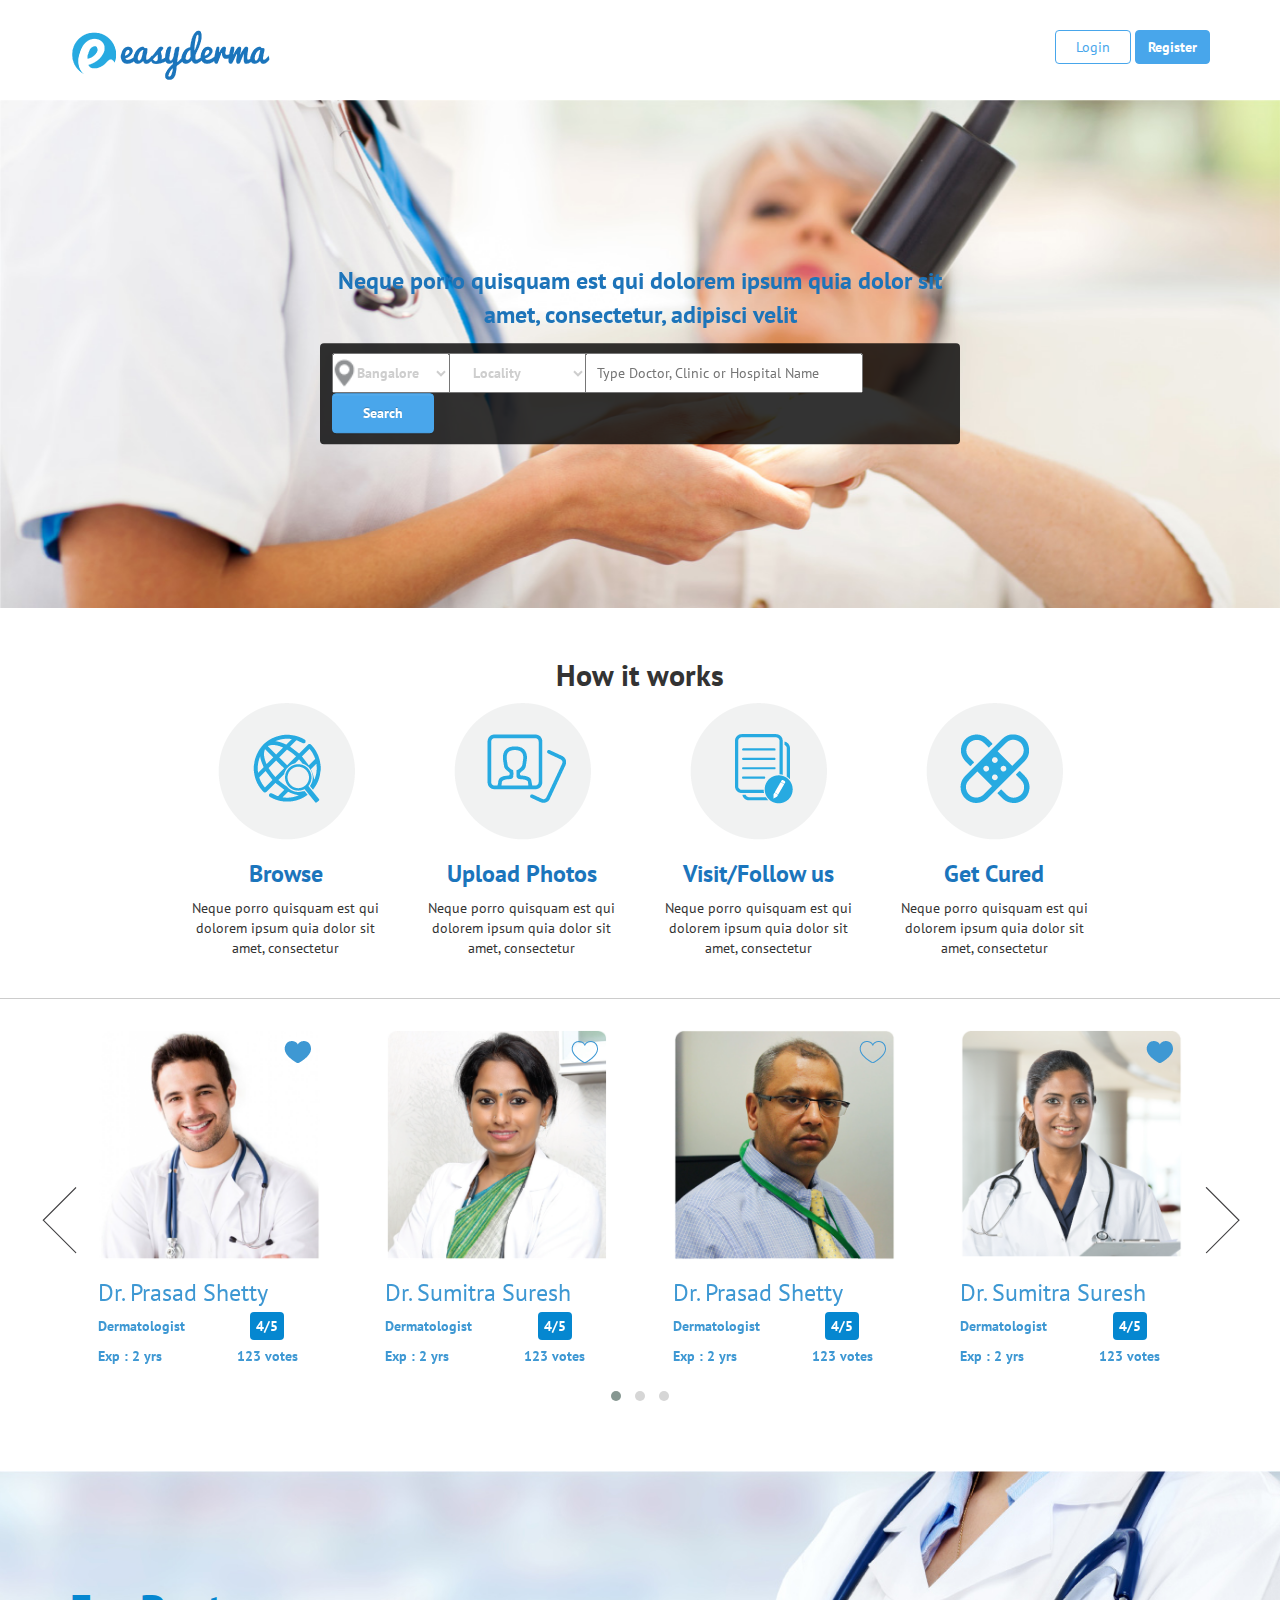
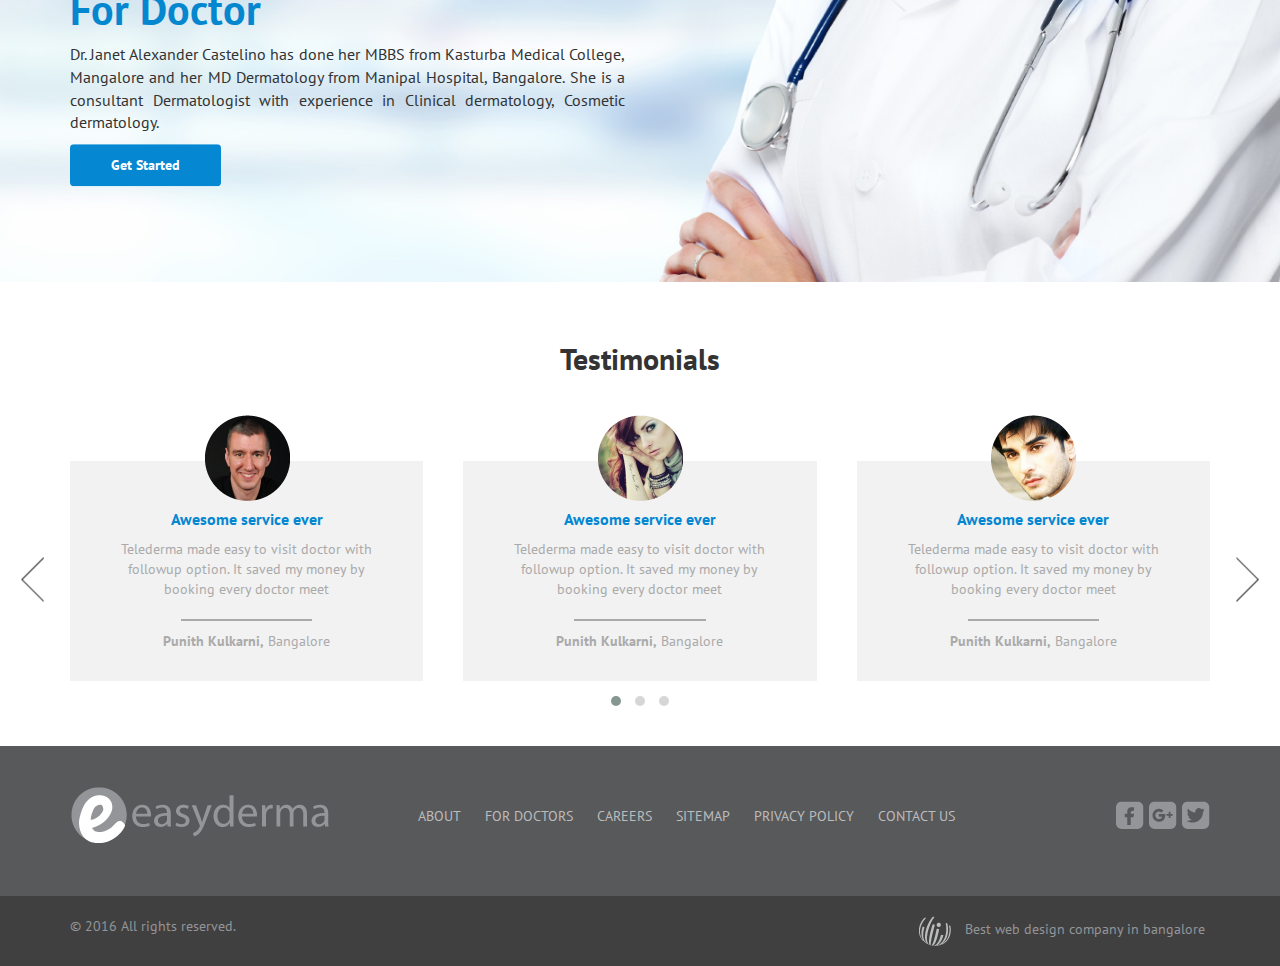
<file: index.html>
<!DOCTYPE html>
<html>
<head>
	<title>easyderma | homepage</title>
	<meta name="viewport" content="width=device-width, initial-scale=1">
	<link href="https://fonts.googleapis.com/css?family=PT+Sans:400,700" rel="stylesheet">
	<link rel="stylesheet" type="text/css" href="css/bootstrap.min.css">
	<link rel="stylesheet" type="text/css" href="css/bootstrap-theme.min.css">
	<link rel="stylesheet" type="text/css" href="css/font-awesome.min.css">
	<link rel="stylesheet" type="text/css" href="css/owl.carousel.css">
	<link rel="stylesheet" type="text/css" href="css/owl.theme.css">
    <link rel="stylesheet" type="text/css" href="css/owl.theme.default.min.css">
	<link rel="stylesheet" href="css/flexslider.css" type="text/css" media="screen" />
	<link rel="stylesheet" type="text/css" href="css/style.css">
	<link rel="stylesheet" type="text/css" href="css/responsive.css">
    <link href="css/skins/all.css?v=1.0.2" rel="stylesheet">
</head>
<body>
<header>
    <div class="container">
        <div class="row">
            <div class="col-xs-4 col-sm-6 col-md-6">
                <a href="index.html"><img src="images/logo.png" alt="logo" class="img-responsive"></a>
            </div>
            <div class="col-xs-8 col-sm-6 col-md-6">
               <div class="pull-right">
                    <button class="btn btnLogin" data-toggle="modal" data-target="#LoginModal">Login</button>
                    <button class="btn btnRegister">Register</button>
               </div>
            </div>
        </div>
    </div>
</header>
<section id="section-slider">
    <div class="slider_info">
        <p class="text-center">
            Neque porro quisquam est qui dolorem ipsum quia dolor sit amet, consectetur, adipisci velit
        </p>
        <div class="search_bar">
            <form action="" class="form_search">
                <ul class="list-inline">
                    <li>
                        <span class="city_name">
                            <select name="">
                                <option value="">Bangalore</option>
                                <option value="">Chennai</option>
                                <option value="">Mysore</option>
                                <option value="">Hyderabad</option>
                            </select>
                        </span>
                    </li>
                    <li>
                        <select name="" id="">
                            <option value="">Locality</option>
                            <option value="">Rajajinagar</option>
                            <option value="">Bommanahalli</option>
                            <option value="">Marathalli</option>
                            <option value="">Agara</option>
                        </select>
                    </li>
                    <li>
                        <input type="text" placeholder="Type Doctor, Clinic or Hospital Name">
                    </li>
                    <li>
                        <a class="btn btn-primary btnSearch" href="category.html">Search</a>
                    </li>
                </ul>
            </form>
        </div>
    </div>
    <div class="custom-navigation">
      <a href="#" class="flex-prev">Prev</a>
      <div class="custom-controls-container"></div>
      <a href="#" class="flex-next">Next</a>
    </div>
    <div class="flexslider">
        <ul class="slides">
            <li><img src="images/slider/1.jpg" /></li>
            <li><img src="images/slider/1.jpg" /></li>
            <li><img src="images/slider/1.jpg" /></li>
        </ul>
    </div>
</section>
<section id="work_section">
    <div class="container">
        <div class="row">
            <div class="col-xs-12 col-sm-12 col-md-12">
                <h2 class="text-center"><b>How it works</b></h2>
            </div>
            <div class="col-xs-12 col-sm-12 col-md-10 col-md-offset-1">
                <div class="col-xs-12 col-sm-6 col-md-3">
                    <div class="category text-center">
                        <img src="images/browse_icon.png" alt="">
                        <h3>Browse</h3>
                        <p>Neque porro quisquam est qui dolorem ipsum quia dolor sit amet, consectetur</p>
                    </div>
                </div>
                <div class="col-xs-12 col-sm-6 col-md-3">
                    <div class="category text-center">
                        <img src="images/upload_photos.png" alt="">
                        <h3>Upload Photos</h3>
                        <p>Neque porro quisquam est qui dolorem ipsum quia dolor sit amet, consectetur</p>
                    </div>
                </div>
               <div class="col-xs-12 col-sm-6 col-md-3">
                    <div class="category text-center">
                        <img src="images/follow_up.png" alt="">
                        <h3>Visit/Follow us</h3>
                        <p>Neque porro quisquam est qui dolorem ipsum quia dolor sit amet, consectetur</p>
                    </div>
                </div>
               <div class="col-xs-12 col-sm-6 col-md-3">
                    <div class="category text-center">
                        <img src="images/get_cured.png" alt="">
                        <h3>Get Cured</h3>
                        <p>Neque porro quisquam est qui dolorem ipsum quia dolor sit amet, consectetur</p>
                    </div>
                </div>
            </div>
        </div>
    </div>
</section>
<section id="top_doctor">
    <div class="container">
        <div id="owl-4" class="owl-carousel">
            <div class="item">
                <div class="docprofile">
                    <img src="images/doc1.png" alt="">
                    <h3>Dr. Prasad Shetty</h3>
                    <div class="exp_rating">
                        <div class="exp">
                            <p>Dermatologist</p>
                            <p>Exp : 2 yrs</p>
                        </div>
                        <div class="rating">
                            <p class="text-center">
                                <span class="sp_rating">4/5</span>
                            </p>
                             <span>123 votes</span>
                        </div>
                    </div>
                    <img src="images/favorite_blue.png" alt="heart" class="heart">
                </div>
            </div>
            <div class="item">
                <div class="docprofile">
                    <img src="images/doc2.png" alt="">
                    <h3>Dr. Sumitra Suresh</h3>
                    <div class="exp_rating">
                        <div class="exp">
                            <p>Dermatologist</p>
                            <p>Exp : 2 yrs</p>
                        </div>
                        <div class="rating">
                            <p class="text-center">
                                <span class="sp_rating">4/5</span>
                            </p>
                             <span>123 votes</span>
                        </div>
                    </div>
                    <img src="images/favorite_white.png" alt="heart" class="heart">
                </div>
            </div>
            <div class="item">
                <div class="docprofile">
                    <img src="images/doc3.png" alt="">
                    <h3>Dr. Prasad Shetty</h3>
                    <div class="exp_rating">
                        <div class="exp">
                            <p>Dermatologist</p>
                            <p>Exp : 2 yrs</p>
                        </div>
                        <div class="rating">
                            <p class="text-center">
                                <span class="sp_rating">4/5</span>
                            </p>
                             <span>123 votes</span>
                        </div>
                    </div>
                    <img src="images/favorite_white.png" alt="heart" class="heart">
                </div>
            </div>
            <div class="item">
                <div class="docprofile">
                    <img src="images/doc4.png" alt="">
                    <h3>Dr. Sumitra Suresh</h3>
                    <div class="exp_rating">
                        <div class="exp">
                            <p>Dermatologist</p>
                            <p>Exp : 2 yrs</p>
                        </div>
                        <div class="rating">
                            <p class="text-center">
                                <span class="sp_rating">4/5</span>
                            </p>
                             <span>123 votes</span>
                        </div>
                    </div>
                    <img src="images/favorite_blue.png" alt="heart" class="heart">
                </div>
            </div>
             <div class="item">
                <div class="docprofile">
                    <img src="images/doc1.png" alt="">
                    <h3>Dr. Prasad Shetty</h3>
                    <div class="exp_rating">
                        <div class="exp">
                            <p>Dermatologist</p>
                            <p>Exp : 2 yrs</p>
                        </div>
                        <div class="rating">
                            <p class="text-center">
                                <span class="sp_rating">4/5</span>
                            </p>
                             <span>123 votes</span>
                        </div>
                    </div>
                    <img src="images/favorite_blue.png" alt="heart" class="heart">
                </div>
            </div>
            <div class="item">
                <div class="docprofile">
                    <img src="images/doc2.png" alt="">
                    <h3>Dr. Sumitra Suresh</h3>
                    <div class="exp_rating">
                        <div class="exp">
                            <p>Dermatologist</p>
                            <p>Exp : 2 yrs</p>
                        </div>
                        <div class="rating">
                            <p class="text-center">
                                <span class="sp_rating">4/5</span>
                            </p>
                             <span>123 votes</span>
                        </div>
                    </div>
                    <img src="images/favorite_white.png" alt="heart" class="heart">
                </div>
            </div>
            <div class="item">
                <div class="docprofile">
                    <img src="images/doc3.png" alt="">
                    <h3>Dr. Prasad Shetty</h3>
                    <div class="exp_rating">
                        <div class="exp">
                            <p>Dermatologist</p>
                            <p>Exp : 2 yrs</p>
                        </div>
                        <div class="rating">
                            <p class="text-center">
                                <span class="sp_rating">4/5</span>
                            </p>
                             <span>123 votes</span>
                        </div>
                    </div>
                    <img src="images/favorite_white.png" alt="heart" class="heart">
                </div>
            </div>
            <div class="item">
                <div class="docprofile">
                    <img src="images/doc4.png" alt="">
                    <h3>Dr. Sumitra Suresh</h3>
                    <div class="exp_rating">
                        <div class="exp">
                            <p>Dermatologist</p>
                            <p>Exp : 2 yrs</p>
                        </div>
                        <div class="rating">
                            <p class="text-center">
                                <span class="sp_rating">4/5</span>
                            </p>
                             <span>123 votes</span>
                        </div>
                    </div>
                    <img src="images/favorite_blue.png" alt="heart" class="heart">
                </div>
            </div>
             <div class="item">
                <div class="docprofile">
                    <img src="images/doc1.png" alt="">
                    <h3>Dr. Prasad Shetty</h3>
                    <div class="exp_rating">
                        <div class="exp">
                            <p>Dermatologist</p>
                            <p>Exp : 2 yrs</p>
                        </div>
                        <div class="rating">
                            <p class="text-center">
                                <span class="sp_rating">4/5</span>
                            </p>
                             <span>123 votes</span>
                        </div>
                    </div>
                    <img src="images/favorite_blue.png" alt="heart" class="heart">
                </div>
            </div>
            <div class="item">
                <div class="docprofile">
                    <img src="images/doc2.png" alt="">
                    <h3>Dr. Sumitra Suresh</h3>
                    <div class="exp_rating">
                        <div class="exp">
                            <p>Dermatologist</p>
                            <p>Exp : 2 yrs</p>
                        </div>
                        <div class="rating">
                            <p class="text-center">
                                <span class="sp_rating">4/5</span>
                            </p>
                             <span>123 votes</span>
                        </div>
                    </div>
                    <img src="images/favorite_white.png" alt="heart" class="heart">
                </div>
            </div>
            <div class="item">
                <div class="docprofile">
                    <img src="images/doc3.png" alt="">
                    <h3>Dr. Prasad Shetty</h3>
                    <div class="exp_rating">
                        <div class="exp">
                            <p>Dermatologist</p>
                            <p>Exp : 2 yrs</p>
                        </div>
                        <div class="rating">
                            <p class="text-center">
                                <span class="sp_rating">4/5</span>
                            </p>
                             <span>123 votes</span>
                        </div>
                    </div>
                    <img src="images/favorite_white.png" alt="heart" class="heart">
                </div>
            </div>
            <div class="item">
                <div class="docprofile">
                    <img src="images/doc4.png" alt="">
                    <h3>Dr. Sumitra Suresh</h3>
                    <div class="exp_rating">
                        <div class="exp">
                            <p>Dermatologist</p>
                            <p>Exp : 2 yrs</p>
                        </div>
                        <div class="rating">
                            <p class="text-center">
                                <span class="sp_rating">4/5</span>
                            </p>
                             <span>123 votes</span>
                        </div>
                    </div>
                    <img src="images/favorite_blue.png" alt="heart" class="heart">
                </div>
            </div>
        </div>
        <img src="images/left_arrow.png" class="customPrevBtn">
        <img src="images/right_arrow.png" class="customNextBtn">
    </div>
</section>
<section id="for_doctr">
    <div class="doctr_get">
        <img src="images/doc_banner.jpg" alt="">
        <div class="container doctr_get_cont">
            <div class="row">
                <div class="col-xs-12 col-sm-12 col-md-6">
                    <h2><b>For Doctor</b></h2>
                    <p>Dr. Janet Alexander Castelino has done her MBBS from Kasturba Medical College, Mangalore and her MD Dermatology from Manipal Hospital, Bangalore. She is a consultant Dermatologist with experience in Clinical dermatology, Cosmetic dermatology.</p>
                    <button class="btn btnStart">Get Started</button>
                </div>
            </div>
        </div>
    </div>
</section>
<section id="testi">
    <div class="container">
        <div class="row">
            <div class="col-xs-12 col-sm-12 col-md-12">
                <h2 class="text-center testi_heading"> <b>Testimonials</b></h2>
            </div>
            <div class="col-xs-12 col-sm-12 col-md-12">
                <div id="owl-3" class="owl-carousel">
                    <div class="item">
                        <div class="doc_pro text-center">
                            <img src="images/test1.png" alt="" style="width: 86px !important">
                            <div class="doc_pro_cont">
                                <h4><b>Awesome service ever</b></h4>
                               <p>Telederma made easy to visit doctor with followup option. It saved my money by booking every doctor meet</p>
                                <hr class="hr_profile">
                                <p><span><b>Punith Kulkarni,</b></span> Bangalore</p>
                            </div>
                        </div>
                    </div>
                    <div class="item">
                        <div class="doc_pro text-center">
                            <img src="images/test2.png" alt="" style="width: 86px !important">
                            <div class="doc_pro_cont">
                                <h4><b>Awesome service ever</b></h4>
                                <p>Telederma made easy to visit doctor with followup option. It saved my money by booking every doctor meet</p>
                                <hr class="hr_profile">
                                <p><span><b>Punith Kulkarni,</b></span> Bangalore</p>
                            </div>
                        </div>
                    </div>
                    <div class="item">
                        <div class="doc_pro text-center">
                            <img src="images/test3.png" alt="" style="width: 86px !important">
                            <div class="doc_pro_cont">
                                <h4><b>Awesome service ever</b></h4>
                              <p>Telederma made easy to visit doctor with followup option. It saved my money by booking every doctor meet</p>
                                <hr class="hr_profile">
                                <p><span><b>Punith Kulkarni,</b></span> Bangalore</p>
                            </div>
                        </div>
                    </div>
                     <div class="item">
                        <div class="doc_pro text-center">
                            <img src="images/test1.png" alt="" style="width: 86px !important">
                            <div class="doc_pro_cont">
                                <h4><b>Awesome service ever</b></h4>
                               <p>Telederma made easy to visit doctor with followup option. It saved my money by booking every doctor meet</p>
                                <hr class="hr_profile">
                                <p><span><b>Punith Kulkarni,</b></span> Bangalore</p>
                            </div>
                        </div>
                    </div>
                    <div class="item">
                        <div class="doc_pro text-center">
                            <img src="images/test2.png" alt="" style="width: 86px !important">
                            <div class="doc_pro_cont">
                                <h4><b>Awesome service ever</b></h4>
                                <p>Telederma made easy to visit doctor with followup option. It saved my money by booking every doctor meet</p>
                                <hr class="hr_profile">
                                <p><span><b>Punith Kulkarni,</b></span> Bangalore</p>
                            </div>
                        </div>
                    </div>
                    <div class="item">
                        <div class="doc_pro text-center">
                            <img src="images/test3.png" alt="" style="width: 86px !important">
                            <div class="doc_pro_cont">
                                <h4><b>Awesome service ever</b></h4>
                              <p>Telederma made easy to visit doctor with followup option. It saved my money by booking every doctor meet</p>
                                <hr class="hr_profile">
                                <p><span><b>Punith Kulkarni,</b></span> Bangalore</p>
                            </div>
                        </div>
                    </div>
                     <div class="item">
                        <div class="doc_pro text-center">
                            <img src="images/test1.png" alt="" style="width: 86px !important">
                            <div class="doc_pro_cont">
                                <h4><b>Awesome service ever</b></h4>
                               <p>Telederma made easy to visit doctor with followup option. It saved my money by booking every doctor meet</p>
                                <hr class="hr_profile">
                                <p><span><b>Punith Kulkarni,</b></span> Bangalore</p>
                            </div>
                        </div>
                    </div>
                </div>
                <img src="images/test_left.png" class="customPrevBtn">
                <img src="images/test_right.png" class="customNextBtn">
            </div>
        </div>
    </div>
</section>
<footer>
    <div class="container">
        <div class="row">
             <div class="col-xs-12 col-sm-12 col-md-3">
                <a href="index.html"><img src="images/logo_footer.png" alt="footer-logo"></a>
             </div>
             <div class="col-xs-12 col-sm-10 col-md-7">
                <ul class="list-inline text-center footer_menu">
                    <li>
                        <a href="javascript:void(0);">ABOUT</a>
                    </li>
                    <li>
                        <a href="javascript:void(0);">FOR DOCTORS</a>
                    </li>
                    <li>
                        <a href="javascript:void(0);">CAREERS</a>
                    </li>
                    <li>
                        <a href="javascript:void(0);">SITEMAP</a>
                    </li>
                    <li>
                        <a href="javascript:void(0);">PRIVACY POLICY</a>
                    </li>
                    <li>
                        <a href="javascript:void(0);">CONTACT US</a>
                    </li>
                </ul>
             </div>
             <div class="col-xs-12 col-sm-2 col-md-2">
                <ul class="list-inline social_icon">
                    <li>
                        <a href="#"><img src="images/fb.png" alt=""></a>
                    </li>
                     <li>
                        <a href="#"><img src="images/g+.png" alt=""></a>
                    </li>
                     <li>
                        <a href="#"><img src="images/twitter.png" alt=""></a>
                    </li>
                </ul>
             </div>
        </div>
    </div>
</footer>
<section id="footer_bottom">
    <div class="container">
        <div class="row">
            <div class="col-xs-12 col-sm-6 col-md-6">
                &copy; 2016 All rights reserved.
            </div>
            <div class="col-xs-12 col-sm-6 col-md-6">
                <ul class="list-inline ul_company">
                    <li><img src="images/indglobal-grey-logo.png" alt=""></li>
                    <li>Best web design company in bangalore</li>
                </ul>
            </div>
        </div>
    </div>
</section>
<!-- Start Login Modal -->
<div id="LoginModal" class="modal fade" role="dialog">
    <div class="modal-dialog">
        <div class="modal-content">
            <div class="modal-body mymodal_body">
                <div class="container-fluid modal_cont">
                    <div class="row">
                        <div class="col-xs-12 col-sm-5 col-md-5">
                            <img src="images/login_ad.jpg" class="ad_image" alt="">
                        </div>
                        <div class="col-xs-12 col-sm-7 col-md-7 cont_details">
                            <div class="col-xs-12 col-sm-12 col-md-12">
                                <h2 class="text-center">Login to continue to <span>Telederma</span></h2>
                            </div>
                            <div class="col-xs-6 col-sm-6 col-md-4 padd">
                                <label for="ckPatient"><input type="radio" name="user" id="ckPatient" checked="checked">&nbsp;&nbsp;Patient</label>
                            </div>
                            <div class="col-xs-6 col-sm-6 col-md-8 padd">
                                <label for="ckDoctor"><input type="radio" name="user" id="ckDoctor">&nbsp;&nbsp;Doctor</label>
                            </div> 
                            <div class="patientLogin">
                                <div class="col-xs-12 col-sm-12 col-md-12 login_martop">
                                    <label for="">Email id*</label><br>
                                    <input type="text">
                                </div>
                                <div class="col-xs-12 col-sm-12 col-md-12 login_martop">
                                    <label for="">Password*</label><br>
                                    <input type="text">
                                </div>
                                <div class="col-xs-12 col-sm-12 col-md-12 text-center login_martop">
                                    <a href="#" class="text-center">Forgot Password?</a>
                                </div>
                                <div class="col-xs-12 col-sm-12 col-md-12 text-center">
                                    <button class="btn btnSignin">Sign in</button>
                                </div>
                                <div class="col-xs-12 col-sm-12 col-md-12 text-center">
                                    <p>Don't have an account? <a href="">Sign Up</a></p>
                                </div>
                            </div>
                        </div>
                    </div>
                     <button type="button" class="close btnClose" data-dismiss="modal">&times;</button>
                </div>
            </div> <!-- End of Modal body content -->
        </div> <!-- End of Modal content -->
    </div>  <!-- End of Modal dialog -->
</div>
<!-- End Login Modal -->
<!-- Start scripts here -->
<script type="text/javascript" src="js/jquery-1.12.2.min.js"></script>
<script src="js/jquery-ui.js"></script>
<script type="text/javascript" src="js/bootstrap.min.js"></script>
<script src="js/owl.carousel.js"></script>
<script src="js/jquery.flexslider.js"></script>
<script src="js/owl.carousel.js"></script>
<script src="js/sticky-effect.js"></script>
<script src="js/jquery.range.js"></script>
<script src="js/icheck.js?v=1.0.2"></script>
<script src="js/custom.js"></script>
</body>
</html>
</file>
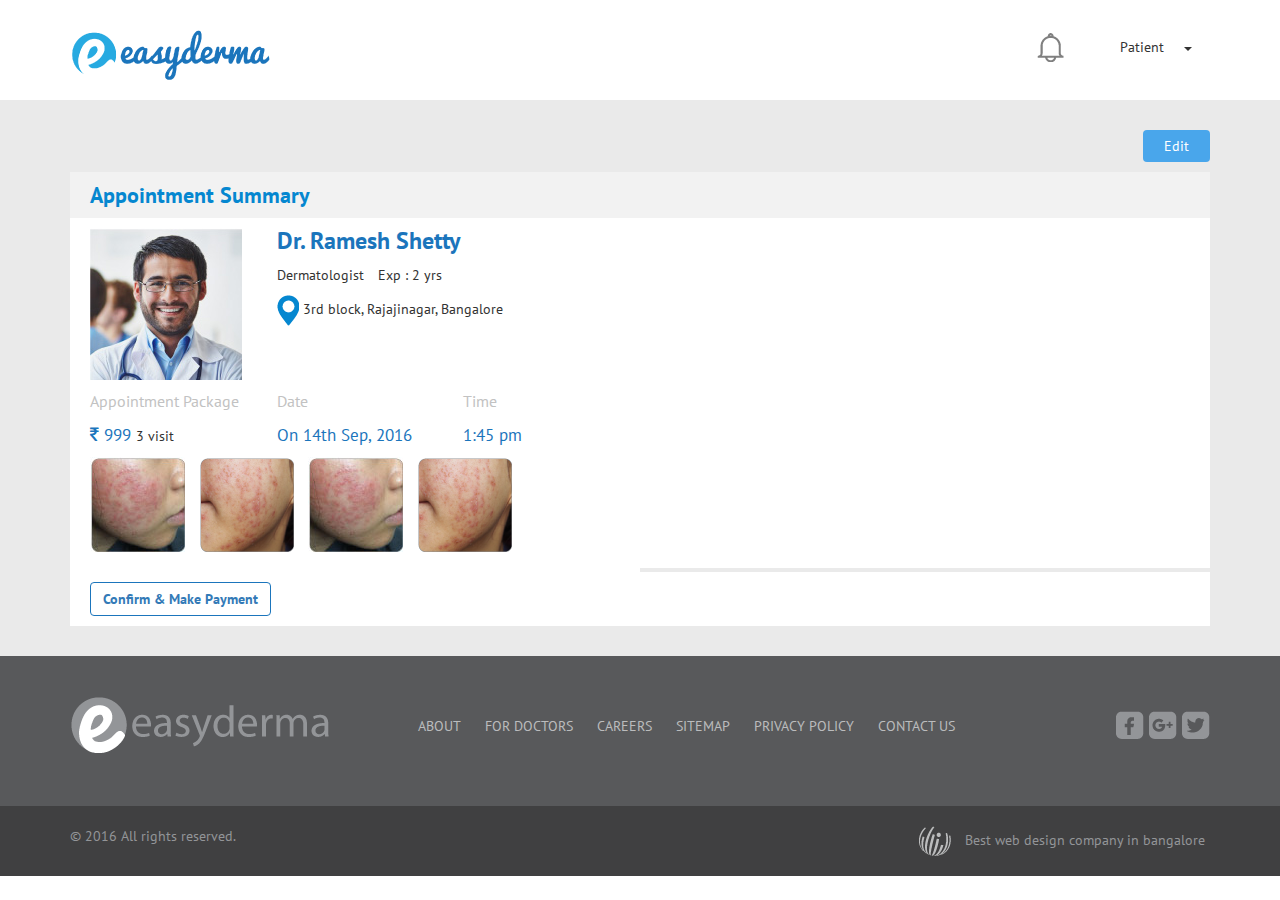
<file: appointment.html>
<!DOCTYPE html>
<html>
<head>
	<title>easyderma | Appointment</title>
	<meta name="viewport" content="width=device-width, initial-scale=1">
	<link href="https://fonts.googleapis.com/css?family=PT+Sans:400,700" rel="stylesheet">
	<link rel="stylesheet" type="text/css" href="css/bootstrap.min.css">
	<link rel="stylesheet" type="text/css" href="css/bootstrap-theme.min.css">
	<link rel="stylesheet" type="text/css" href="css/font-awesome.min.css">
	<link rel="stylesheet" type="text/css" href="css/owl.carousel.css">
	<link rel="stylesheet" type="text/css" href="css/owl.theme.css">
    <link rel="stylesheet" type="text/css" href="css/owl.theme.default.min.css">
	<link rel="stylesheet" href="css/flexslider.css" type="text/css" media="screen" />
	<link rel="stylesheet" type="text/css" href="css/style.css">
	<link rel="stylesheet" type="text/css" href="css/responsive.css">
    <link href="css/skins/all.css?v=1.0.2" rel="stylesheet">
</head>
<body>
<header>
    <div class="container">
        <div class="row">
            <div class="col-xs-4 col-sm-6 col-md-6">
                <a href="index.html"><img src="images/logo.png" alt="logo" class="img-responsive"></a>
            </div>
            <div class="col-xs-8 col-sm-6 col-md-6">
                <ul class="list-inline pull-right">
                    <li>
                        <img src="images/noti.png" alt="">
                    </li>
                    <li></li>
                    <li></li>
                    <li>
                        <div class="dropdown doctr_drop">
                            <button class="btn btnDrop_doctor dropdown-toggle" type="button" data-toggle="dropdown">Patient &nbsp;&nbsp;&nbsp;
                            <span class="caret"></span></button>
                            <ul class="dropdown-menu doctr_dropdown">
                                <li>
                                    <ul class="list-inline my_list">
                                        <li><img src="images/myprofile.png" alt=""></li>
                                        <li>
                                            <h4>Chandu Pattar</h4>
                                            <a href="#"><span>chandu.pattar@gmail.com</span></a>
                                        </li>
                                    </ul> 
                                </li>
                                <li class="divider"></li>
                                <li>
                                    <ul class="list-inline my_list">
                                        <li><img src="images/profile.png" alt=""></li>
                                        <li>
                                            <p><a href="patient_main.html">Profile</a></p>
                                        </li>
                                    </ul> 
                                </li>
                                <li>
                                    <ul class="list-inline my_list">
                                        <li><img src="images/setting.png" alt=""></li>
                                        <li>
                                            <p><a href="">Settings</a></p>
                                        </li>
                                    </ul> 
                                </li>
                                <li>
                                    <ul class="list-inline my_list">
                                        <li><img src="images/logout.png" alt=""></li>
                                        <li>
                                            <p><a href="">Logout</a></p>
                                        </li>
                                    </ul> 
                                </li>
                            </ul>
                        </div>
                    </li>
                </ul>
            </div>
        </div>
    </div>
</header>
<section id="appoint_body">
    <div class="container">
        <div class="row">
            <div class="col-xs-12 col-sm-12 col-md-12">
                <a href="#" class="btn btnEdit pull-right">Edit</a>
            </div>
        </div>
    </div>
    <div class="container">
        <div class="row">
            <div class="col-xs-12 col-sm-12 col-md-12 ">
                <div class="appoint_body_heading">
                    <h4>Appointment Summary</h4>
                </div>
                <div class="appoint_body_cont">
                    <div class="col-xs-12 col-sm-12 col-md-6 paddzero">
                        <div class="doctr_cat">
                            <div class="row">
                                <div class="col-xs-12 col-sm-4 col-md-4">
                                    <div class="cat_profile_pic">
                                        <img src="images/doc5.jpg" alt="doctr_image">
                                    </div>
                                </div>
                                <div class="col-xs-12 col-sm-8 col-md-8">
                                    <div class="cat_details">
                                        <h2>Dr. Ramesh Shetty</h2>
                                        <ul class="list-inline">
                                            <li>Dermatologist</li>
                                            <li>Exp : 2 yrs</li>
                                        </ul>
                                        <p>
                                            <img src="images/location.png" alt="">
                                            <span>3rd block, Rajajinagar, Bangalore</span>
                                        </p>
                                    </div>
                                </div>
                            </div>
                            <div class="row appoint_schedule">
                                <div class="col-xs-12 col-sm-4 col-md-4">
                                    <p class="title">Appointment Package</p>
                                    <p>
                                        <span class="details">
                                            <i class="fa fa-inr" aria-hidden="true"></i>
                                            999
                                        </span>
                                        <span>
                                            3 visit
                                        </span>
                                    </p>
                                </div>
                                <div class="col-xs-12 col-sm-4 col-md-4">
                                    <p class="title">Date</p>
                                    <p>
                                        <span class="details">
                                            On 14th Sep, 2016
                                        </span>
                                    </p>
                                </div>
                                <div class="col-xs-12 col-sm-4 col-md-4">
                                    <p class="title">Time</p>
                                    <p>
                                        <span class="details">
                                            1:45 pm
                                        </span>
                                    </p>
                                </div>
                            </div>
                            <div class="row">
                                <div class="col-xs-12 col-sm-4 col-md-12">
                                    <ul class="list-inline">
                                        <li>
                                            <img src="images/pat2.jpg" alt="">
                                        </li>
                                        <li>
                                            <img src="images/pat1.png" alt="">
                                        </li>
                                        <li>
                                            <img src="images/pat2.jpg" alt="">
                                        </li>
                                        <li>
                                            <img src="images/pat1.png" alt="">
                                        </li>
                                    </ul>
                                </div>
                            </div>
                        </div><!--  End of doctr_cat section -->
                    </div>
                    <div class="col-xs-12 col-sm-12 col-md-6 paddzero">
                        <div class="doctr_map">
                            <iframe src="https://www.google.com/maps/embed?pb=!1m18!1m12!1m3!1d3887.438644451165!2d77.61084131427432!3d13.007715217605577!2m3!1f0!2f0!3f0!3m2!1i1024!2i768!4f13.1!3m3!1m2!1s0x3bae16773e7dc413%3A0xdda7e9c97b2f8c22!2sShetty+Clinic!5e0!3m2!1sen!2sin!4v1476863601861" width="100%" height="325" frameborder="0" style="border:0" allowfullscreen></iframe>
                        </div>
                    </div>
                </div>
            </div>
        </div>
        <div class="row">
            <div class="col-xs-12 col-sm-12 col-md-12">
                <div class="doctr_button">
                    <a href="payment.html" class="btn btnPayment">Confirm &amp; Make Payment</a>
                </div>
            </div>
        </div>
    </div>
</section>

<footer>
    <div class="container">
        <div class="row">
             <div class="col-xs-12 col-sm-12 col-md-3">
                <a href="index.html"><img src="images/logo_footer.png" alt="footer-logo"></a>
             </div>
             <div class="col-xs-12 col-sm-10 col-md-7">
                <ul class="list-inline text-center footer_menu">
                    <li>
                        <a href="javascript:void(0);">ABOUT</a>
                    </li>
                    <li>
                        <a href="javascript:void(0);">FOR DOCTORS</a>
                    </li>
                    <li>
                        <a href="javascript:void(0);">CAREERS</a>
                    </li>
                    <li>
                        <a href="javascript:void(0);">SITEMAP</a>
                    </li>
                    <li>
                        <a href="javascript:void(0);">PRIVACY POLICY</a>
                    </li>
                    <li>
                        <a href="javascript:void(0);">CONTACT US</a>
                    </li>
                </ul>
             </div>
             <div class="col-xs-12 col-sm-2 col-md-2">
                <ul class="list-inline social_icon">
                    <li>
                        <a href="#"><img src="images/fb.png" alt=""></a>
                    </li>
                     <li>
                        <a href="#"><img src="images/g+.png" alt=""></a>
                    </li>
                     <li>
                        <a href="#"><img src="images/twitter.png" alt=""></a>
                    </li>
                </ul>
             </div>
        </div>
    </div>
</footer>
<section id="footer_bottom">
    <div class="container">
        <div class="row">
            <div class="col-xs-12 col-sm-6 col-md-6">
                &copy; 2016 All rights reserved.
            </div>
            <div class="col-xs-12 col-sm-6 col-md-6">
                <ul class="list-inline ul_company">
                    <li><img src="images/indglobal-grey-logo.png" alt=""></li>
                    <li>Best web design company in bangalore</li>
                </ul>
            </div>
        </div>
    </div>
</section>
<!-- Start scripts here -->
<script type="text/javascript" src="js/jquery-1.12.2.min.js"></script>
<script src="js/jquery-ui.js"></script>
<script type="text/javascript" src="js/bootstrap.min.js"></script>
<script src="js/owl.carousel.js"></script>
<script src="js/jquery.flexslider.js"></script>
<script src="js/owl.carousel.js"></script>
<script src="js/sticky-effect.js"></script>
<script src="js/jquery.range.js"></script>
<script src="js/icheck.js?v=1.0.2"></script>
<script src="js/custom.js"></script>
</body>
</html>
</file>
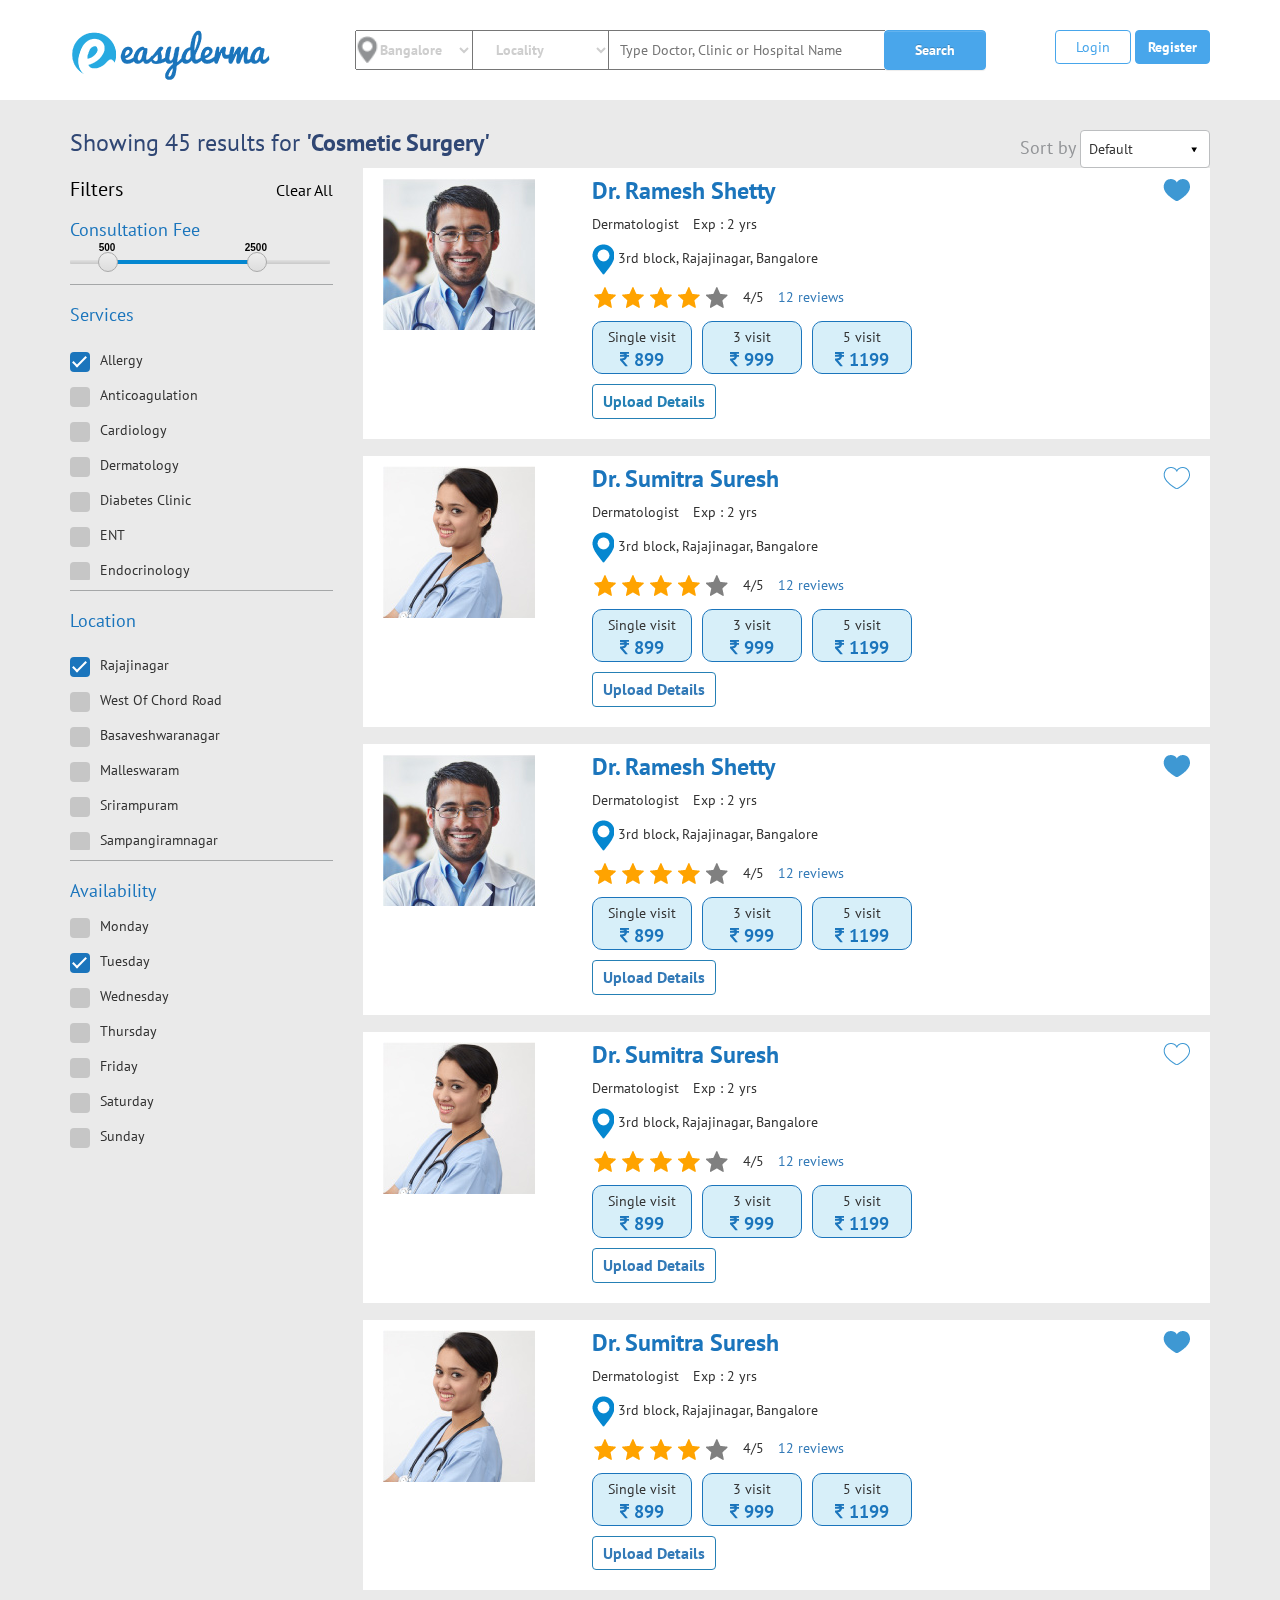
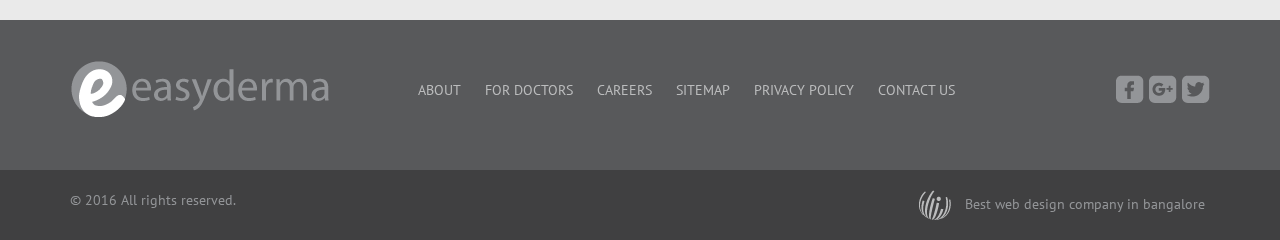
<file: category.html>
<!DOCTYPE html>
<html>
<head>
	<title>easyderma | Category</title>
	<meta name="viewport" content="width=device-width, initial-scale=1">
	<link href="https://fonts.googleapis.com/css?family=PT+Sans:400,700" rel="stylesheet">
	<link rel="stylesheet" type="text/css" href="css/bootstrap.min.css">
	<link rel="stylesheet" type="text/css" href="css/bootstrap-theme.min.css">
	<link rel="stylesheet" type="text/css" href="css/font-awesome.min.css">
	<link rel="stylesheet" href="css/jquery.range.css">
	<link rel="stylesheet" type="text/css" href="css/owl.carousel.css">
	<link rel="stylesheet" type="text/css" href="css/owl.theme.css">
    <link rel="stylesheet" type="text/css" href="css/owl.theme.default.min.css">
	<link rel="stylesheet" href="css/flexslider.css" type="text/css" media="screen" />
	<link rel="stylesheet" type="text/css" href="css/style.css">
	<link rel="stylesheet" type="text/css" href="css/responsive.css">
	<link href="css/skins/all.css?v=1.0.2" rel="stylesheet">
	
</head>
<body>
<header>
    <div class="container">
        <div class="row">
            <div class="col-xs-12 col-sm-2 col-md-3">
                <a href="index.html"><img src="images/logo.png" alt="logo" class="img-responsive"></a>
            </div>
            <div class="col-xs-9 col-sm-9 col-md-7">
            	<div class="header_search_bar">
		            <form action="" class="form_search">
		                <ul class="list-inline">
		                    <li>
		                        <span class="city_name">
		                            <select name="">
		                                <option value="">Bangalore</option>
		                                <option value="">Chennai</option>
		                                <option value="">Mysore</option>
		                                <option value="">Hyderabad</option>
		                            </select>
		                        </span>
		                    </li>
		                    <li>
		                        <select name="" id="">
		                            <option value="">Locality</option>
		                            <option value="">Rajajinagar</option>
		                            <option value="">Bommanahalli</option>
		                            <option value="">Marathalli</option>
		                            <option value="">Agara</option>
		                        </select>
		                    </li>
		                    <li>
		                        <input type="text" placeholder="Type Doctor, Clinic or Hospital Name">
		                    </li>
		                    <li>
		                         <a class="btn btn-primary btnSearch" href="category.html">Search</a>
		                    </li>
		                </ul>
		            </form>
		        </div>
            </div>
            <div class="col-xs-8 col-sm-6 col-md-2">
               <div class="pull-right">
                   <button class="btn btnLogin" data-toggle="modal" data-target="#LoginModal">Login</button>
                    <button class="btn btnRegister">Register</button>
               </div>
            </div>
        </div>
    </div>
</header>
<section id="category_body">
	<div class="container">
		<div class="row">
			<div class="col-xs-6 col-sm-6 col-md-6 search_result">
				<h2>Showing 45 results for <b>'Cosmetic Surgery'</b></h4>
			</div>
			<div class="col-xs-6 col-sm-6 col-md-6">
				<div class="sort_cat pull-right">
					<span>Sort by</span>
					<select name="" id="">
						<option value="">Default</option>
						<option value="">1</option>
						<option value="">2</option>
						<option value="">3</option>
						<option value="">4</option>
						<option value="">5</option>
						<option value="">6</option>
					</select>
				</div>
			</div>
		</div>
		<div class="row">
			<div class="col-xs-12 col-sm-12 col-md-3 filter_panel">
				<h4>Filters <span class="pull-right"><a href="">Clear All</a></span></h4>
				<h3>Consultation Fee</h3>
				<div class="range_slider">
					<input type="hidden" class="slider-input" value="23" />
				</div>
				<div class="services_cat">
					<h3>Services</h3>
					<div class="cat_list">
						<ul class="list-unstyled">
							<li>
								<label class="control control--checkbox">
									<input checked="checked" type="checkbox">
									<div class="control__indicator"></div>
								</label>
								<span>Allergy</span>
							</li>
							<li>
								<label class="control control--checkbox">
									<input  type="checkbox">
									<div class="control__indicator"></div>
								</label>
								<span>Anticoagulation</span>
							</li>
							<li>
								<label class="control control--checkbox">
									<input type="checkbox">
									<div class="control__indicator"></div>
								</label>
								<span>Cardiology</span>
							</li>
							<li>
								<label class="control control--checkbox">
									<input type="checkbox">
									<div class="control__indicator"></div>
								</label>
								<span>Dermatology</span>
							</li>
							<li>
								<label class="control control--checkbox">
									<input  type="checkbox">
									<div class="control__indicator"></div>
								</label>
								<span>Diabetes Clinic</span>
							</li>
							<li>
								<label class="control control--checkbox">
									<input type="checkbox">
									<div class="control__indicator"></div>
								</label>
								<span>ENT</span>
							</li>
							<li>
								<label class="control control--checkbox">
									<input type="checkbox">
									<div class="control__indicator"></div>
								</label>
								<span>Endocrinology</span>
							</li>
							<li>
								<label class="control control--checkbox">
									<input  type="checkbox">
									<div class="control__indicator"></div>
								</label>
								<span>Diabetes Clinic</span>
							</li>
							<li>
								<label class="control control--checkbox">
									<input type="checkbox">
									<div class="control__indicator"></div>
								</label>
								<span>ENT</span>
							</li>
							<li>
								<label class="control control--checkbox">
									<input type="checkbox">
									<div class="control__indicator"></div>
								</label>
								<span>Endocrinology</span>
							</li>
							<li>
								<label class="control control--checkbox">
									<input  type="checkbox">
									<div class="control__indicator"></div>
								</label>
								<span>Diabetes Clinic</span>
							</li>
							<li>
								<label class="control control--checkbox">
									<input type="checkbox">
									<div class="control__indicator"></div>
								</label>
								<span>ENT</span>
							</li>
							<li>
								<label class="control control--checkbox">
									<input type="checkbox">
									<div class="control__indicator"></div>
								</label>
								<span>Endocrinology</span>
							</li>
							<li>
								<label class="control control--checkbox">
									<input  type="checkbox">
									<div class="control__indicator"></div>
								</label>
								<span>Diabetes Clinic</span>
							</li>
							<li>
								<label class="control control--checkbox">
									<input type="checkbox">
									<div class="control__indicator"></div>
								</label>
								<span>ENT</span>
							</li>
							<li>
								<label class="control control--checkbox">
									<input type="checkbox">
									<div class="control__indicator"></div>
								</label>
								<span>Endocrinology</span>
							</li>
						</ul>
					</div>
				</div>
				<div class="location_cat">
					<h3>Location</h3>
					<div class="cat_list">
						<ul class="list-unstyled">
							<li>
								<label class="control control--checkbox">
									<input checked="checked" type="checkbox">
									<div class="control__indicator"></div>
								</label>
								<span>Rajajinagar</span>
							</li>
							<li>
								<label class="control control--checkbox">
									<input type="checkbox">
									<div class="control__indicator"></div>
								</label>
								<span>West Of Chord Road</span>
							</li>
							<li>
								<label class="control control--checkbox">
									<input type="checkbox">
									<div class="control__indicator"></div>
								</label>
								<span>Basaveshwaranagar</span>
							</li>
							<li>
								<label class="control control--checkbox">
									<input type="checkbox">
									<div class="control__indicator"></div>
								</label>
								<span>Malleswaram</span>
							</li>
							<li>
								<label class="control control--checkbox">
									<input type="checkbox">
									<div class="control__indicator"></div>
								</label>
								<span>Srirampuram</span>
							</li>
							<li>
								<label class="control control--checkbox">
									<input type="checkbox">
									<div class="control__indicator"></div>
								</label>
								<span>Sampangiramnagar</span>
							</li>
							<li>
								<label class="control control--checkbox">
									<input type="checkbox">
									<div class="control__indicator"></div>
								</label>
								<span>Malleswaram</span>
							</li>
							<li>
								<label class="control control--checkbox">
									<input type="checkbox">
									<div class="control__indicator"></div>
								</label>
								<span>Srirampuram</span>
							</li>
							<li>
								<label class="control control--checkbox">
									<input type="checkbox">
									<div class="control__indicator"></div>
								</label>
								<span>Sampangiramnagar</span>
							</li>
							<li>
								<label class="control control--checkbox">
									<input type="checkbox">
									<div class="control__indicator"></div>
								</label>
								<span>Malleswaram</span>
							</li>
							<li>
								<label class="control control--checkbox">
									<input type="checkbox">
									<div class="control__indicator"></div>
								</label>
								<span>Srirampuram</span>
							</li>
							<li>
								<label class="control control--checkbox">
									<input type="checkbox">
									<div class="control__indicator"></div>
								</label>
								<span>Sampangiramnagar</span>
							</li>
							<li>
								<label class="control control--checkbox">
									<input type="checkbox">
									<div class="control__indicator"></div>
								</label>
								<span>Malleswaram</span>
							</li>
							<li>
								<label class="control control--checkbox">
									<input type="checkbox">
									<div class="control__indicator"></div>
								</label>
								<span>Srirampuram</span>
							</li>
							<li>
								<label class="control control--checkbox">
									<input type="checkbox">
									<div class="control__indicator"></div>
								</label>
								<span>Sampangiramnagar</span>
							</li>
						</ul>
					</div>
				</div>
				<div class="availability_cat">
					<h3>Availability</h3>
					<div class="cat_list">
						<ul class="list-unstyled">
							<li>
								<label class="control control--checkbox">
									<input type="checkbox">
									<div class="control__indicator"></div>
								</label>
								<span>Monday</span>
							</li>
							<li>
								<label class="control control--checkbox">
									<input checked="checked" type="checkbox">
									<div class="control__indicator"></div>
								</label>
								<span>Tuesday</span>
							</li>
							<li>
								<label class="control control--checkbox">
									<input type="checkbox">
									<div class="control__indicator"></div>
								</label>
								<span>Wednesday</span>
							</li>
							<li>
								<label class="control control--checkbox">
									<input type="checkbox">
									<div class="control__indicator"></div>
								</label>
								<span>Thursday</span>
							</li>
							<li>
								<label class="control control--checkbox">
									<input type="checkbox">
									<div class="control__indicator"></div>
								</label>
								<span>Friday</span>
							</li>
							<li>
								<label class="control control--checkbox">
									<input type="checkbox">
									<div class="control__indicator"></div>
								</label>
								<span>Saturday</span>
							</li>
							<li>
								<label class="control control--checkbox">
									<input type="checkbox">
									<div class="control__indicator"></div>
								</label>
								<span>Sunday</span>
							</li>
						</ul>
					</div>
				</div>
			</div>
			<div class="col-xs-12 col-sm-12 col-md-9">
				<div class="doctr_cat">
					<div class="row">
						<div class="col-xs-12 col-sm-4 col-md-3">
							<div class="cat_profile_pic">
								<img src="images/doc5.jpg" alt="doctr_image">
							</div>
						</div>
						<div class="col-xs-12 col-sm-8 col-md-9">
							<div class="cat_details">
								<h2>Dr. Ramesh Shetty</h2>
								<ul class="list-inline">
									<li>Dermatologist</li>
									<li>Exp : 2 yrs</li>
								</ul>
								<p>
									<img src="images/location.png" alt="">
									<span>3rd block, Rajajinagar, Bangalore</span>
								</p>
								<ul class="list-inline">
									<li><img src="images/rate.png" alt=""></li>
									<li><span>4/5</span></li>
									<li><a href="">12 reviews</a></li>
								</ul>
								<img src="images/favorite_blue.png" alt="" class="fav_mark">
								<div class="visit_type">
									<div class="single_visit text-center" data-toggle="popover" title="" data-trigger="hover" data-content="Lorem ipsum dolor sit,consectetur adipisicing elit, sed do eiusmod tempor incididunt." data-placement="top">
										<p>Single visit</p>
										<p>
											<i class="fa fa-inr" aria-hidden="true"></i>
											<span>899</span>
										</p>
									</div>
									<div class="single_visit text-center" data-toggle="popover" title="" data-trigger="hover" data-content="Lorem ipsum dolor sit,consectetur adipisicing elit, sed do eiusmod tempor incididunt." data-placement="top">
										<p>3 visit</p>
										<p>
											<i class="fa fa-inr" aria-hidden="true"></i>
											<span>999</span>
										</p>
									</div>
									<div class="single_visit text-center" data-toggle="popover" title="" data-trigger="hover" data-content="Lorem ipsum dolor sit,consectetur adipisicing elit, sed do eiusmod tempor incididunt." data-placement="top">
										<p>5 visit</p>
										<p>
											<i class="fa fa-inr" aria-hidden="true"></i>
											<span>1199</span>
										</p>
									</div>
								</div>
								<a class="btn btnUpload_details" href="doctr_profile.html">Upload Details</a>
							</div>
						</div>
					</div>
				</div>
				<div class="doctr_cat martop">
					<div class="row">
						<div class="col-xs-12 col-sm-4 col-md-3">
							<div class="cat_profile_pic">
								<img src="images/doc6.jpg" alt="doctr_image">
							</div>
						</div>
						<div class="col-xs-12 col-sm-8 col-md-9">
							<div class="cat_details">
								<h2>Dr. Sumitra Suresh</h2>
								<ul class="list-inline">
									<li>Dermatologist</li>
									<li>Exp : 2 yrs</li>
								</ul>
								<p>
									<img src="images/location.png" alt="">
									<span>3rd block, Rajajinagar, Bangalore</span>
								</p>
								<ul class="list-inline">
									<li><img src="images/rate.png" alt=""></li>
									<li><span>4/5</span></li>
									<li><a href="">12 reviews</a></li>
								</ul>
								<img src="images/favorite_white.png" alt="" class="fav_mark">
								<div class="visit_type">
									<div class="single_visit text-center" data-toggle="popover" title="" data-trigger="hover" data-content="Lorem ipsum dolor sit,consectetur adipisicing elit, sed do eiusmod tempor incididunt." data-placement="top">
										<p>Single visit</p>
										<p>
											<i class="fa fa-inr" aria-hidden="true"></i>
											<span>899</span>
										</p>
									</div>
									<div class="single_visit text-center" data-toggle="popover" title="" data-trigger="hover" data-content="Lorem ipsum dolor sit,consectetur adipisicing elit, sed do eiusmod tempor incididunt." data-placement="top">
										<p>3 visit</p>
										<p>
											<i class="fa fa-inr" aria-hidden="true"></i>
											<span>999</span>
										</p>
									</div>
									<div class="single_visit text-center" data-toggle="popover" title="" data-trigger="hover" data-content="Lorem ipsum dolor sit,consectetur adipisicing elit, sed do eiusmod tempor incididunt." data-placement="top">
										<p>5 visit</p>
										<p>
											<i class="fa fa-inr" aria-hidden="true"></i>
											<span>1199</span>
										</p>
									</div>
								</div>
								<button class="btn btnUpload_details"><a href="">Upload Details</a></button>
							</div>
						</div>
					</div>
				</div>
				<div class="doctr_cat martop">
					<div class="row">
						<div class="col-xs-12 col-sm-4 col-md-3">
							<div class="cat_profile_pic">
								<img src="images/doc5.jpg" alt="doctr_image">
							</div>
						</div>
						<div class="col-xs-12 col-sm-8 col-md-9">
							<div class="cat_details">
								<h2>Dr. Ramesh Shetty</h2>
								<ul class="list-inline">
									<li>Dermatologist</li>
									<li>Exp : 2 yrs</li>
								</ul>
								<p>
									<img src="images/location.png" alt="">
									<span>3rd block, Rajajinagar, Bangalore</span>
								</p>
								<ul class="list-inline">
									<li><img src="images/rate.png" alt=""></li>
									<li><span>4/5</span></li>
									<li><a href="">12 reviews</a></li>
								</ul>
								<img src="images/favorite_blue.png" alt="" class="fav_mark">
								<div class="visit_type">
									<div class="single_visit text-center" data-toggle="popover" title="" data-trigger="hover" data-content="Lorem ipsum dolor sit,consectetur adipisicing elit, sed do eiusmod tempor incididunt." data-placement="top">
										<p>Single visit</p>
										<p>
											<i class="fa fa-inr" aria-hidden="true"></i>
											<span>899</span>
										</p>
									</div>
									<div class="single_visit text-center" data-toggle="popover" title="" data-trigger="hover" data-content="Lorem ipsum dolor sit,consectetur adipisicing elit, sed do eiusmod tempor incididunt." data-placement="top">
										<p>3 visit</p>
										<p>
											<i class="fa fa-inr" aria-hidden="true"></i>
											<span>999</span>
										</p>
									</div>
									<div class="single_visit text-center" data-toggle="popover" title="" data-trigger="hover" data-content="Lorem ipsum dolor sit,consectetur adipisicing elit, sed do eiusmod tempor incididunt." data-placement="top">
										<p>5 visit</p>
										<p>
											<i class="fa fa-inr" aria-hidden="true"></i>
											<span>1199</span>
										</p>
									</div>
								</div>
								<button class="btn btnUpload_details"><a href="">Upload Details</a></button>
							</div>
						</div>
					</div>
				</div>
				<div class="doctr_cat martop">
					<div class="row">
						<div class="col-xs-12 col-sm-4 col-md-3">
							<div class="cat_profile_pic">
								<img src="images/doc6.jpg" alt="doctr_image">
							</div>
						</div>
						<div class="col-xs-12 col-sm-8 col-md-9">
							<div class="cat_details">
								<h2>Dr. Sumitra Suresh</h2>
								<ul class="list-inline">
									<li>Dermatologist</li>
									<li>Exp : 2 yrs</li>
								</ul>
								<p>
									<img src="images/location.png" alt="">
									<span>3rd block, Rajajinagar, Bangalore</span>
								</p>
								<ul class="list-inline">
									<li><img src="images/rate.png" alt=""></li>
									<li><span>4/5</span></li>
									<li><a href="">12 reviews</a></li>
								</ul>
								<img src="images/favorite_white.png" alt="" class="fav_mark">
								<div class="visit_type">
									<div class="single_visit text-center" data-toggle="popover" title="" data-trigger="hover" data-content="Lorem ipsum dolor sit,consectetur adipisicing elit, sed do eiusmod tempor incididunt." data-placement="top">
										<p>Single visit</p>
										<p>
											<i class="fa fa-inr" aria-hidden="true"></i>
											<span>899</span>
										</p>
									</div>
									<div class="single_visit text-center" data-toggle="popover" title="" data-trigger="hover" data-content="Lorem ipsum dolor sit,consectetur adipisicing elit, sed do eiusmod tempor incididunt." data-placement="top">
										<p>3 visit</p>
										<p>
											<i class="fa fa-inr" aria-hidden="true"></i>
											<span>999</span>
										</p>
									</div>
									<div class="single_visit text-center" data-toggle="popover" title="" data-trigger="hover" data-content="Lorem ipsum dolor sit,consectetur adipisicing elit, sed do eiusmod tempor incididunt." data-placement="top">
										<p>5 visit</p>
										<p>
											<i class="fa fa-inr" aria-hidden="true"></i>
											<span>1199</span>
										</p>
									</div>
								</div>
								<button class="btn btnUpload_details"><a href="">Upload Details</a></button>
							</div>
						</div>
					</div>
				</div>
				<div class="doctr_cat martop">
					<div class="row">
						<div class="col-xs-12 col-sm-4 col-md-3">
							<div class="cat_profile_pic">
								<img src="images/doc6.jpg" alt="doctr_image">
							</div>
						</div>
						<div class="col-xs-12 col-sm-8 col-md-9">
							<div class="cat_details">
								<h2>Dr. Sumitra Suresh</h2>
								<ul class="list-inline">
									<li>Dermatologist</li>
									<li>Exp : 2 yrs</li>
								</ul>
								<p>
									<img src="images/location.png" alt="">
									<span>3rd block, Rajajinagar, Bangalore</span>
								</p>
								<ul class="list-inline">
									<li><img src="images/rate.png" alt=""></li>
									<li><span>4/5</span></li>
									<li><a href="">12 reviews</a></li>
								</ul>
								<img src="images/favorite_blue.png" alt="" class="fav_mark">
								<div class="visit_type">
									<div class="single_visit text-center" data-toggle="popover" title="" data-trigger="hover" data-content="Lorem ipsum dolor sit,consectetur adipisicing elit, sed do eiusmod tempor incididunt." data-placement="top">
										<p>Single visit</p>
										<p>
											<i class="fa fa-inr" aria-hidden="true"></i>
											<span>899</span>
										</p>
									</div>
									<div class="single_visit text-center" data-toggle="popover" title="" data-trigger="hover" data-content="Lorem ipsum dolor sit,consectetur adipisicing elit, sed do eiusmod tempor incididunt." data-placement="top">	
										<p>3 visit</p>
										<p>
											<i class="fa fa-inr" aria-hidden="true"></i>
											<span>999</span>
										</p>
									</div>
									<div class="single_visit text-center" data-toggle="popover" title="" data-trigger="hover" data-content="Lorem ipsum dolor sit,consectetur adipisicing elit, sed do eiusmod tempor incididunt." data-placement="top">
										<!-- <label for="" >
											<input type="radio" name="abhi" class="input_label"> -->
											<p>5 visit</p>
											<p>
												<i class="fa fa-inr" aria-hidden="true"></i>
												<span>1199</span>
											</p>
										<!-- </label> -->
									</div>
								</div>
								<button class="btn btnUpload_details"><a href="">Upload Details</a></button>
							</div>
						</div>
					</div>
				</div>

			</div>
		</div>
	</div>
</section>
<footer>
    <div class="container">
        <div class="row">
             <div class="col-xs-12 col-sm-12 col-md-3">
               <a href="index.html"><img src="images/logo_footer.png" alt="footer-logo"></a>
             </div>
             <div class="col-xs-12 col-sm-10 col-md-7">
                <ul class="list-inline text-center footer_menu">
                    <li>
                        <a href="javascript:void(0);">ABOUT</a>
                    </li>
                    <li>
                        <a href="javascript:void(0);">FOR DOCTORS</a>
                    </li>
                    <li>
                        <a href="javascript:void(0);">CAREERS</a>
                    </li>
                    <li>
                        <a href="javascript:void(0);">SITEMAP</a>
                    </li>
                    <li>
                        <a href="javascript:void(0);">PRIVACY POLICY</a>
                    </li>
                    <li>
                        <a href="javascript:void(0);">CONTACT US</a>
                    </li>
                </ul>
             </div>
             <div class="col-xs-12 col-sm-2 col-md-2">
                <ul class="list-inline social_icon">
                    <li>
                        <a href="#"><img src="images/fb.png" alt=""></a>
                    </li>
                     <li>
                        <a href="#"><img src="images/g+.png" alt=""></a>
                    </li>
                     <li>
                        <a href="#"><img src="images/twitter.png" alt=""></a>
                    </li>
                </ul>
             </div>
        </div>
    </div>
</footer>
<section id="footer_bottom">
    <div class="container">
        <div class="row">
            <div class="col-xs-12 col-sm-6 col-md-6">
                &copy; 2016 All rights reserved.
            </div>
            <div class="col-xs-12 col-sm-6 col-md-6">
                <ul class="list-inline ul_company">
                    <li><img src="images/indglobal-grey-logo.png" alt=""></li>
                    <li>Best web design company in bangalore</li>
                </ul>
            </div>
        </div>
    </div>
</section>
<!-- Start Login Modal -->
<div id="LoginModal" class="modal fade" role="dialog">
    <div class="modal-dialog">
        <div class="modal-content">
            <div class="modal-body mymodal_body">
                <div class="container-fluid modal_cont">
                    <div class="row">
                        <div class="col-xs-12 col-sm-5 col-md-5">
                            <img src="images/login_ad.jpg" class="ad_image" alt="">
                        </div>
                        <div class="col-xs-12 col-sm-7 col-md-7 cont_details">
                            <div class="col-xs-12 col-sm-12 col-md-12">
                                <h2 class="text-center">Login to continue to <span>Telederma</span></h2>
                            </div>
                            <div class="col-xs-6 col-sm-6 col-md-4 padd">
                                <label for="ckPatient"><input type="radio" name="user" id="ckPatient" checked="checked">&nbsp;&nbsp;Patient</label>
                            </div>
                            <div class="col-xs-6 col-sm-6 col-md-8 padd">
                                <label for="ckDoctor"><input type="radio" name="user" id="ckDoctor">&nbsp;&nbsp;Doctor</label>
                            </div> 
                            <div class="patientLogin">
                                <div class="col-xs-12 col-sm-12 col-md-12 login_martop">
                                    <label for="">Email id*</label><br>
                                    <input type="text">
                                </div>
                                <div class="col-xs-12 col-sm-12 col-md-12 login_martop">
                                    <label for="">Password*</label><br>
                                    <input type="text">
                                </div>
                                <div class="col-xs-12 col-sm-12 col-md-12 text-center login_martop">
                                    <a href="#" class="text-center">Forgot Password?</a>
                                </div>
                                <div class="col-xs-12 col-sm-12 col-md-12 text-center">
                                    <button class="btn btnSignin">Sign in</button>
                                </div>
                                <div class="col-xs-12 col-sm-12 col-md-12 text-center">
                                    <p>Don't have an account? <a href="">Sign Up</a></p>
                                </div>
                            </div>
                        </div>
                    </div>
                     <button type="button" class="close btnClose" data-dismiss="modal">&times;</button>
                </div>
            </div> <!-- End of Modal body content -->
        </div> <!-- End of Modal content -->
    </div>  <!-- End of Modal dialog -->
</div>
<!-- End Login Modal -->
<!-- Start scripts here -->
<script type="text/javascript" src="js/jquery-1.12.2.min.js"></script>
<script src="js/jquery-ui.js"></script>
<script type="text/javascript" src="js/bootstrap.min.js"></script>
<script src="js/owl.carousel.js"></script>
<script src="js/jquery.flexslider.js"></script>
<script src="js/owl.carousel.js"></script>
<script src="js/sticky-effect.js"></script>
<script src="js/jquery.range.js"></script>
<script src="js/icheck.js?v=1.0.2"></script>
<script src="js/custom.js"></script>
</body>
</html>
</file>
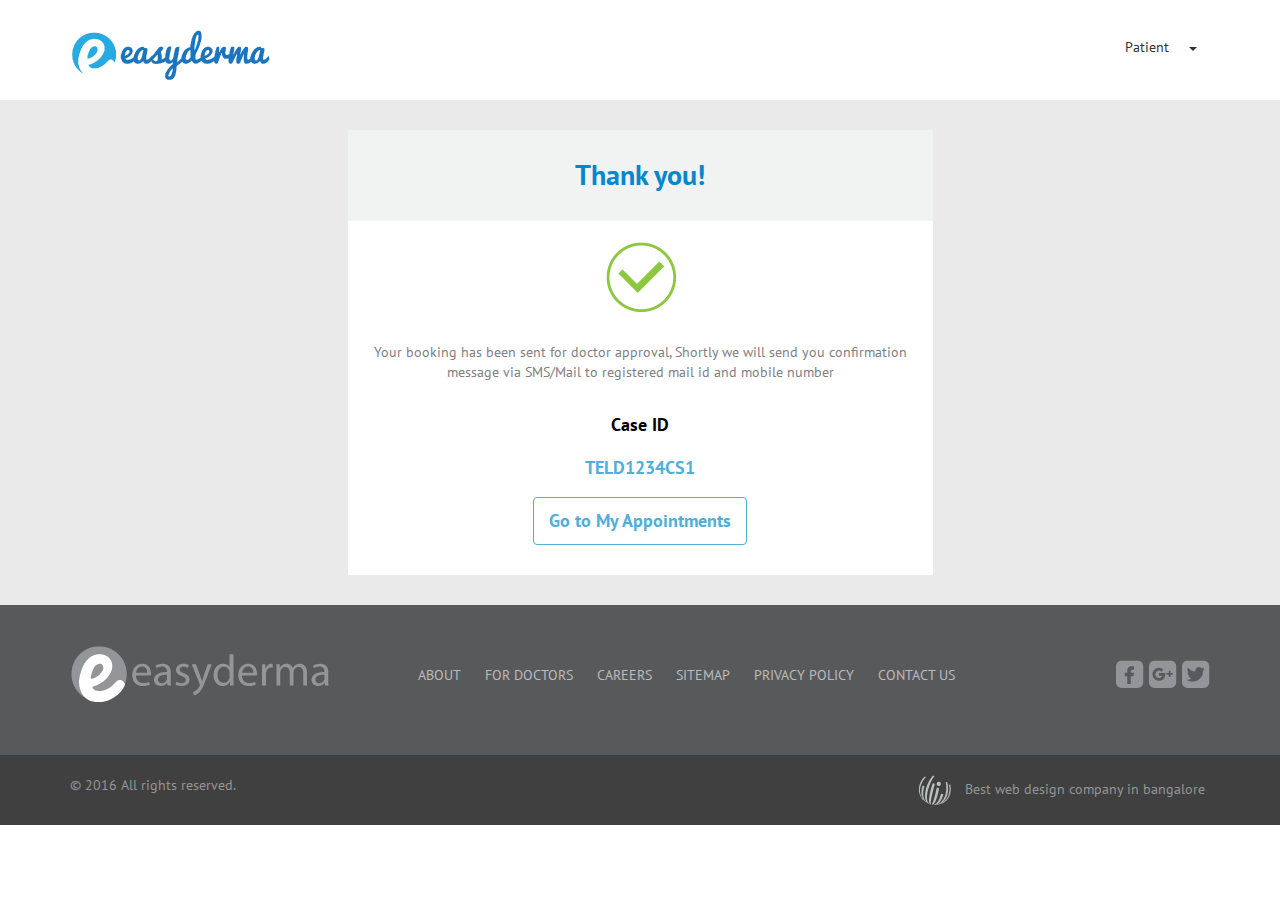
<file: confirmation.html>
<!DOCTYPE html>
<html>
<head>
	<title>easyderma | Message</title>
	<meta name="viewport" content="width=device-width, initial-scale=1">
	<link href="https://fonts.googleapis.com/css?family=PT+Sans:400,700" rel="stylesheet">
	<link rel="stylesheet" type="text/css" href="css/bootstrap.min.css">
	<link rel="stylesheet" type="text/css" href="css/bootstrap-theme.min.css">
	<link rel="stylesheet" type="text/css" href="css/font-awesome.min.css">
	<link rel="stylesheet" type="text/css" href="css/owl.carousel.css">
	<link rel="stylesheet" type="text/css" href="css/owl.theme.css">
    <link rel="stylesheet" type="text/css" href="css/owl.theme.default.min.css">
	<link rel="stylesheet" href="css/flexslider.css" type="text/css" media="screen" />
	<link rel="stylesheet" type="text/css" href="css/style.css">
	<link rel="stylesheet" type="text/css" href="css/responsive.css">
    <link href="css/skins/all.css?v=1.0.2" rel="stylesheet">
</head>
<body>
<header>
    <div class="container">
        <div class="row">
            <div class="col-xs-4 col-sm-6 col-md-6">
                <a href="index.html"><img src="images/logo.png" alt="logo" class="img-responsive"></a>
            </div>
            <div class="col-xs-8 col-sm-6 col-md-6">
                <div class="dropdown doctr_drop pull-right">
                    <button class="btn btnDrop_doctor dropdown-toggle" type="button" data-toggle="dropdown">Patient &nbsp;&nbsp;&nbsp;
                    <span class="caret"></span></button>
                    <ul class="dropdown-menu doctr_dropdown">
                        <li>
                            <ul class="list-inline my_list">
                                <li><img src="images/myprofile.png" alt=""></li>
                                <li>
                                    <h4>Chandu Pattar</h4>
                                    <a href="#"><span>chandu.pattar@gmail.com</span></a>
                                </li>
                            </ul> 
                        </li>
                        <li class="divider"></li>
                        <li>
                            <ul class="list-inline my_list">
                                <li><img src="images/profile.png" alt=""></li>
                                <li>
                                    <p><a href="patient_main.html">Profile</a></p>
                                </li>
                            </ul> 
                        </li>
                        <li>
                            <ul class="list-inline my_list">
                                <li><img src="images/setting.png" alt=""></li>
                                <li>
                                    <p><a href="">Settings</a></p>
                                </li>
                            </ul> 
                        </li>
                        <li>
                            <ul class="list-inline my_list">
                                <li><img src="images/logout.png" alt=""></li>
                                <li>
                                    <p><a href="">Logout</a></p>
                                </li>
                            </ul> 
                        </li>
                    </ul>
                </div>
            </div>
        </div>
    </div>
</header>
<section id="confirm_body">
   <div class="container">
       <div class="row">
           <div class="col-xs-12 col-sm-12 col-md-6 col-md-offset-3 confirm_header">
               <h4 class="text-center">Thank you!</h4>
           </div>
           <div class="col-xs-12 col-sm-12 col-md-6 col-md-offset-3 confirm_cont text-center">
                <img src="images/tick.png" alt="">
                <p>
                    Your booking has been sent for doctor approval, Shortly we will send you confirmation message via SMS/Mail to registered mail id and mobile number
                </p>
                <p>
                    <span>Case ID</span>
                </p>
                <h4>TELD1234CS1</h4>
                <a href="appointment.html" class="btn btnGo">Go to My Appointments</a>

           </div>
       </div>
   </div>
</section>

<footer>
    <div class="container">
        <div class="row">
             <div class="col-xs-12 col-sm-12 col-md-3">
                <a href="index.html"><img src="images/logo_footer.png" alt="footer-logo"></a>
             </div>
             <div class="col-xs-12 col-sm-10 col-md-7">
                <ul class="list-inline text-center footer_menu">
                    <li>
                        <a href="javascript:void(0);">ABOUT</a>
                    </li>
                    <li>
                        <a href="javascript:void(0);">FOR DOCTORS</a>
                    </li>
                    <li>
                        <a href="javascript:void(0);">CAREERS</a>
                    </li>
                    <li>
                        <a href="javascript:void(0);">SITEMAP</a>
                    </li>
                    <li>
                        <a href="javascript:void(0);">PRIVACY POLICY</a>
                    </li>
                    <li>
                        <a href="javascript:void(0);">CONTACT US</a>
                    </li>
                </ul>
             </div>
             <div class="col-xs-12 col-sm-2 col-md-2">
                <ul class="list-inline social_icon">
                    <li>
                        <a href="#"><img src="images/fb.png" alt=""></a>
                    </li>
                     <li>
                        <a href="#"><img src="images/g+.png" alt=""></a>
                    </li>
                     <li>
                        <a href="#"><img src="images/twitter.png" alt=""></a>
                    </li>
                </ul>
             </div>
        </div>
    </div>
</footer>
<section id="footer_bottom">
    <div class="container">
        <div class="row">
            <div class="col-xs-12 col-sm-6 col-md-6">
                &copy; 2016 All rights reserved.
            </div>
            <div class="col-xs-12 col-sm-6 col-md-6">
                <ul class="list-inline ul_company">
                    <li><img src="images/indglobal-grey-logo.png" alt=""></li>
                    <li>Best web design company in bangalore</li>
                </ul>
            </div>
        </div>
    </div>
</section>
<!-- Start Login Modal -->
<div id="LoginModal" class="modal fade" role="dialog">
    <div class="modal-dialog">
        <div class="modal-content">
            <div class="modal-body mymodal_body">
                <div class="container-fluid modal_cont">
                    <div class="row">
                        <div class="col-xs-12 col-sm-5 col-md-5">
                            <img src="images/login_ad.jpg" class="ad_image" alt="">
                        </div>
                        <div class="col-xs-12 col-sm-7 col-md-7 cont_details">
                            <div class="col-xs-12 col-sm-12 col-md-12">
                                <h2 class="text-center">Login to continue to <span>Telederma</span></h2>
                            </div>
                            <div class="col-xs-6 col-sm-6 col-md-4 padd">
                                <label for="ckPatient"><input type="radio" name="user" id="ckPatient">Patient</label>
                            </div>
                            <div class="col-xs-6 col-sm-6 col-md-8 padd">
                                <label for="ckDoctor"><input type="radio" name="user" id="ckDoctor">Doctor</label>
                            </div> 
                            <div class="patientLogin">
                                <div class="col-xs-12 col-sm-12 col-md-12 login_martop">
                                    <label for="">Email id*</label><br>
                                    <input type="text">
                                </div>
                                <div class="col-xs-12 col-sm-12 col-md-12 login_martop">
                                    <label for="">Password*</label><br>
                                    <input type="text">
                                </div>
                                <div class="col-xs-12 col-sm-12 col-md-12 text-center login_martop">
                                    <a href="#" class="text-center">Forgot Password?</a>
                                </div>
                                <div class="col-xs-12 col-sm-12 col-md-12 text-center">
                                    <button class="btn btnSignin">Sign in</button>
                                </div>
                                <div class="col-xs-12 col-sm-12 col-md-12 text-center">
                                    <p>Don't have an account? <a href="">Sign Up</a></p>
                                </div>
                            </div>
                        </div>
                    </div>
                     <button type="button" class="close btnClose" data-dismiss="modal">&times;</button>
                </div>
            </div> <!-- End of Modal body content -->
        </div> <!-- End of Modal content -->
    </div>  <!-- End of Modal dialog -->
</div>
<!-- End Login Modal -->
<!-- Start scripts here -->
<script type="text/javascript" src="js/jquery-1.12.2.min.js"></script>
<script src="js/jquery-ui.js"></script>
<script type="text/javascript" src="js/bootstrap.min.js"></script>
<script src="js/owl.carousel.js"></script>
<script src="js/jquery.flexslider.js"></script>
<script src="js/owl.carousel.js"></script>
<script src="js/sticky-effect.js"></script>
<script src="js/jquery.range.js"></script>
<script src="js/icheck.js?v=1.0.2"></script>
<script src="js/custom.js"></script>
</body>
</html>
</file>
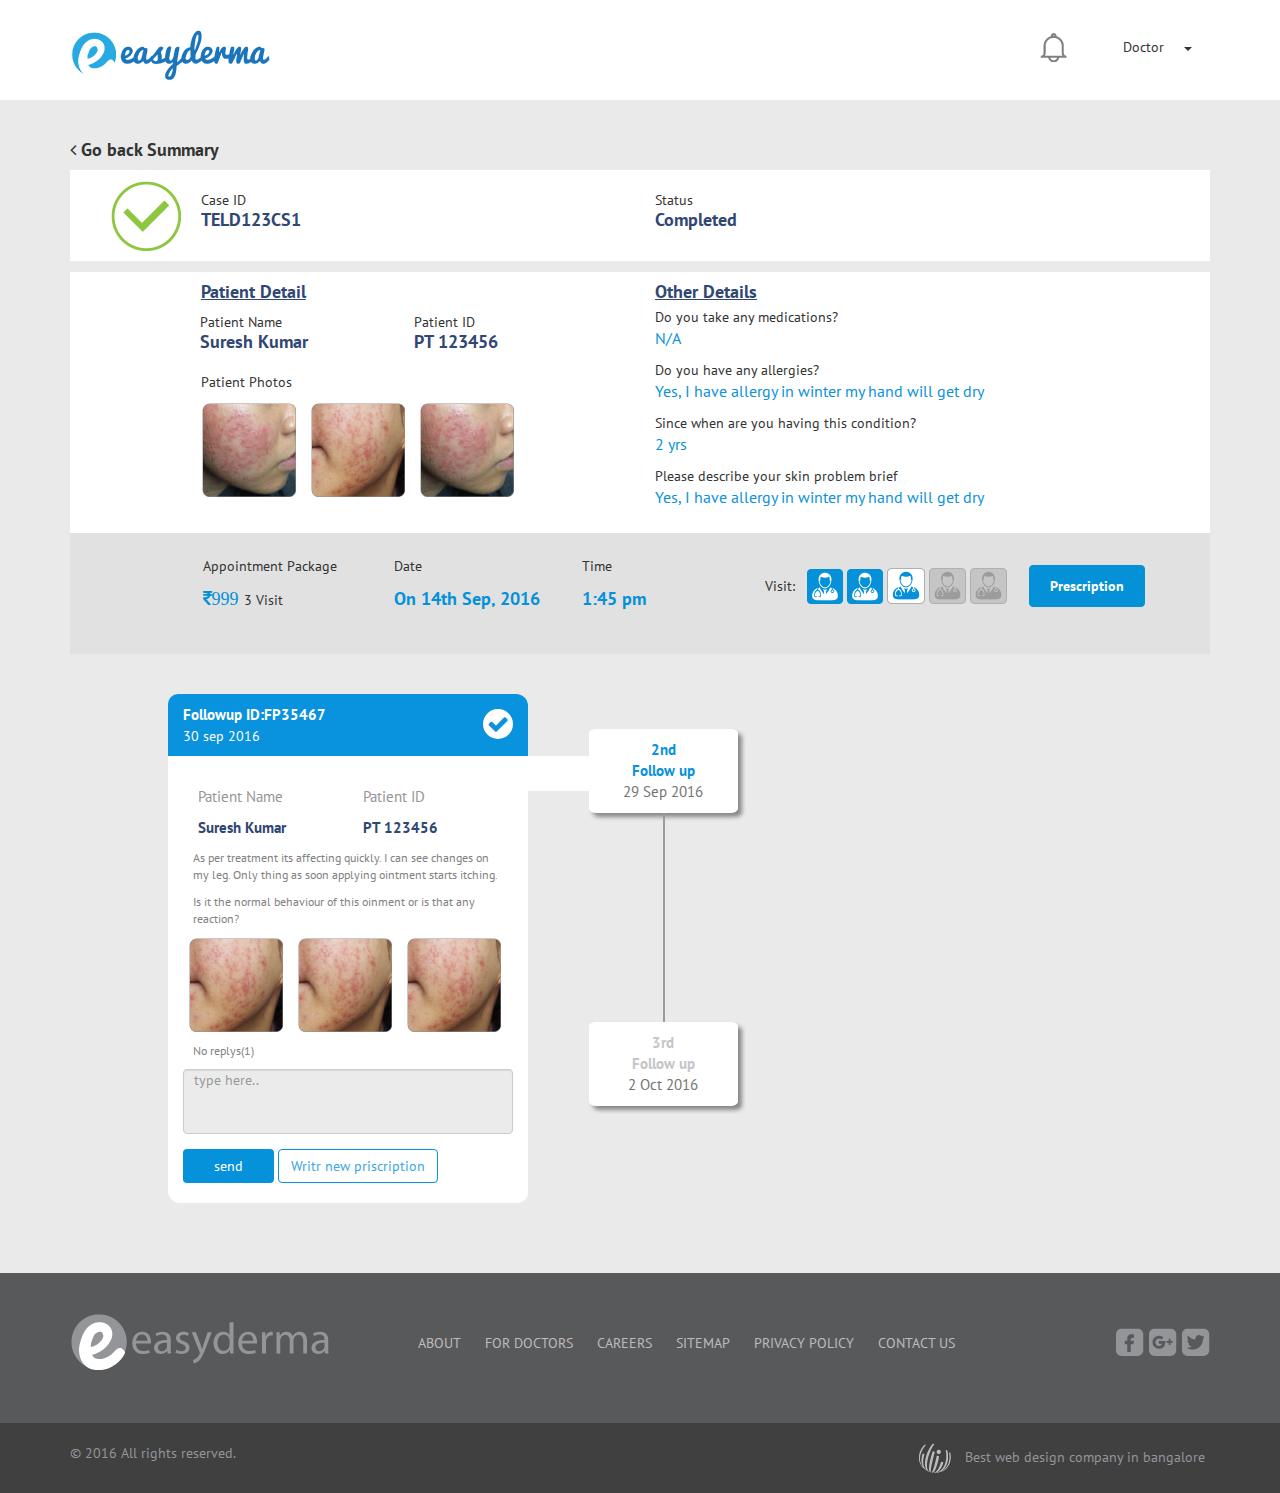
<file: doctor_follow_up.html>
<!DOCTYPE html>
<html>
<head>
	<title>easyderma | Doctor_follow_up</title>
	<meta name="viewport" content="width=device-width, initial-scale=1">
	<link href="https://fonts.googleapis.com/css?family=PT+Sans:400,700" rel="stylesheet">
    <link rel="stylesheet" type="text/css" href="css/bootstrap.min.css">
    <link rel="stylesheet" type="text/css" href="css/bootstrap-theme.min.css">
    <link rel="stylesheet" type="text/css" href="css/font-awesome.min.css">
    <link rel="stylesheet" type="text/css" href="css/owl.carousel.css">
    <link rel="stylesheet" type="text/css" href="css/owl.theme.css">
    <link rel="stylesheet" type="text/css" href="css/owl.theme.default.min.css">
    <link rel="stylesheet" href="css/jquery-ui.css" type="text/css">
    <link rel="stylesheet" href="css/flexslider.css" type="text/css" media="screen" />
    <link rel="stylesheet" type="text/css" href="css/style.css">
    <link rel="stylesheet" type="text/css" href="css/responsive.css">
    <link href="css/skins/all.css?v=1.0.2" rel="stylesheet">
</head>
<body>
<header>
    <div class="container">
        <div class="row">
            <div class="col-xs-4 col-sm-6 col-md-6">
                <a href="index.html"><img src="images/logo.png" alt="logo" class="img-responsive"></a>
            </div>
            <div class="col-xs-8 col-sm-6 col-md-6">
                <ul class="list-inline pull-right">
                    <li>
                        <img src="images/noti.png" alt="">
                    </li>
                    <li></li>
                    <li></li>
                    <li>
                        <div class="dropdown doctr_drop">
                            <button class="btn btnDrop_doctor dropdown-toggle" type="button" data-toggle="dropdown">Doctor &nbsp;&nbsp;&nbsp;
                            <span class="caret"></span></button>
                            <ul class="dropdown-menu doctr_dropdown">
                                <li>
                                    <ul class="list-inline my_list">
                                        <li><img src="images/doc_pro.png" class="img-circle" alt=""></li>
                                        <li>
                                            <h4>Dr. Ramesh Shetty</h4>
                                            <a href="#"><span>ramesh.shetty@gmail.com</span></a>
                                        </li>
                                    </ul> 
                                </li>
                                <li class="divider"></li>
                                <li>
                                    <ul class="list-inline my_list">
                                        <li><img src="images/profile.png" alt=""></li>
                                        <li>
                                            <p><a href="doctor_main.html">Profile</a></p>
                                        </li>
                                    </ul> 
                                </li>
                                <li>
                                    <ul class="list-inline my_list">
                                        <li><img src="images/setting.png" alt=""></li>
                                        <li>
                                            <p><a href="">Settings</a></p>
                                        </li>
                                    </ul> 
                                </li>
                                <li>
                                    <ul class="list-inline my_list">
                                        <li><img src="images/logout.png" alt=""></li>
                                        <li>
                                            <p><a href="">Logout</a></p>
                                        </li>
                                    </ul> 
                                </li>
                            </ul>
                        </div>
                    </li>
                </ul>
            </div>
        </div>
    </div>
</header>
<section id="view_case_details">
    <div class="container">
        <div class="row">
            <div class="col-xs-12 col-sm-12 col-md-12">
               <h4><b><i class="fa fa-angle-left" aria-hidden="true"></i>&nbsp;Go back Summary</b></h4>
            </div>
            <div class="col-xs-12 col-sm-12 col-md-12">
                <div class="view_case_details_cont">
                    <div class="row heading_cont">
                        <div class="col-xs-12 col-sm-12 col-md-1">
                           <img src="images/tick.png" alt="">
                        </div>
                        <div class="col-xs-12 col-sm-12 col-md-5">
                           <p>Case ID</p>
                           <h4>TELD123CS1</h4>
                        </div>
                        <div class="col-xs-12 col-sm-12 col-md-5">
                           <p>Status</sp>
                           <h4>Completed</h4>
                        </div>
                    </div>
                </div>
            </div>
            <div class="col-xs-12 col-sm-12 col-md-12">
                <div class="view_case_details_cont martop1">
                    <div class="row">
                        <div class="col-xs-12 col-sm-12 col-md-5 col-md-offset-1">
                            <h4><u>Patient Detail</u></h4>
                            <ul class="list-inline pt_list">
                                <li>
                                    <span>Patient Name</span>
                                    <h4>Suresh Kumar</h4>
                                </li>
                                <li>
                                    <span>Patient ID</span>
                                    <h4>PT 123456</h4>
                                </li>
                            </ul>
                            <p>Patient Photos</p>
                            <ul class="list-inline">
                                <li>
                                    <img src="images/pat2.jpg" alt="">
                                </li>
                                <li>
                                    <img src="images/pat1.png" alt="">
                                </li>
                                <li>
                                    <img src="images/pat2.jpg" alt="">
                                </li>
                            </ul>
                        </div>
                        <div class="col-xs-12 col-sm-12 col-md-5">
                            <h4><u>Other Details</u></h4>
                            <ul class="list-unstyled other_details_list">
                                <li>
                                    <p>Do you take any medications?</p>
                                    <p><span>N/A</span></p>
                                </li>
                                <li>
                                    <p>Do you have any allergies?</p>
                                    <p><span>Yes, I have allergy in winter my hand will get dry</span></p>
                                </li>
                                <li>
                                    <p>Since when are you having this condition?</p>
                                    <p><span>2 yrs</span></p>
                                </li>
                                <li>
                                    <p>Please describe your skin problem brief</p>
                                    <p><span>Yes, I have allergy in winter my hand will get dry</span></p>
                                </li>
                            </ul>
                        </div>
                    </div>
                </div>
            </div>
            <div class="col-xs-12 col-sm-12 col-md-12 appoint_nav_cont">
                <div class="appint_pack_details">
                    <div class="row">
                        <div class="col-md-11 col-md-offset-1">
                        <ul class="list-inline" id="ap_new">
                        <li>
                            <p>Appointment Package</p>
                            <p>
                                <span>
                                    <i class="fa fa-inr" aria-hidden="true">999</i>
                                </span>
                                3 Visit
                            </p>
                        </li>
                        <li>
                            <p>Date</p>
                            <p>
                                <span>On 14th Sep, 2016</span>
                            </p>
                        </li>
                        <li>
                            <p>Time</p>
                            <p>
                                <span>1:45 pm</span>
                            </p>
                        </li>
                        <li>
                            <ul class="list-inline visitor_list">
                                <li>
                                    <p>Visit:  </p>
                                </li>
                                <li>
                                    <img src="images/v1.png" alt="">
                                </li>
                                <li>
                                    <img src="images/v1.png" alt="">
                                </li>
                                <li>
                                    <img src="images/v2.png" alt="">
                                </li>
                                <li>
                                    <img src="images/v3.png" alt="">
                                </li>
                                <li>
                                    <img src="images/v3.png" alt="">
                                </li>
                            </ul>
                        </li>
                        <li>
                            <a href="" class="btn btnPres">Prescription</a>
                        </li>
                    </ul> 
                    </div>
                    </div>
                </div>
            </div>
        </div>
        <div class="row">         
            <div class="col-md-4 col-md-offset-1">
                <div class="followupwhole_section view_case_follower">
                    <div class="row follow_up_1 mar_00">
                        <p class="follw_id">Followup ID:FP35467</p>
                        <p class="date_followup">30 sep 2016</p>
                        <span class="tick_sign"><i class="fa fa-check" aria-hidden="true"></i></span>
                    </div>
                    <div class="follow_up_section">
                        <div class="row">
                            <div class="patient">
                                <div class="col-md-6">
                                    <p class="name_way">Patient Name</p>
                                    <p class="patient_name">Suresh Kumar</p>
                                </div>
                                <div class="col-md-6">
                                    <p class="id_way">Patient ID</p>
                                    <p class="patient_id">PT 123456</p>
                                </div>
                            </div>
                        </div>
                        <div class="row">
                            <div class="name_id_bottom">
                                <p>
                                   As per treatment its affecting quickly. I can see changes on my leg. Only thing as soon applying ointment starts itching.
                                </p>
                                <p>Is it the normal behaviour of this oinment or is that any reaction?</p>
                                <ul class="patient_list_img">
                                    <li><img src="images/pat1.png"></li>
                                    <li><img src="images/pat1.png"></li>
                                    <li><img src="images/pat1.png"></li>
                                </ul> 
                                <p>No replys(1)</p>    
                                <form>
                                    <div class="form-group text_form">        
                                        <textarea class="form-control follow-up-textarea" rows="5" id="comment" placeholder="type here.."></textarea>
                                    </div>
                                    <div class="send_new_button">
                                        <a class="btn send_now">send</a>
                                        <a class="btn send_new" data-toggle="modal" data-target="#viewcase_modal">Writr new priscription</a>
                                        <div class="clear_float"></div>  
                                    </div>                                    
                                </form>
                            </div>
                        </div>
                    </div>
                </div>
            </div> 
            <div class="col-md-2">
                <div class="right_follw_up">
                    <div class="row date_follw_up">
                        <div class="follw-up-before-sec">
                            <p class="second">2nd</p>
                            <p class="follwup">Follow up</p>
                            <p class="second_date">29 Sep 2016</p>
                        </div>
                    </div>
                    <div class="row">
                        <div class="under_follw_sec">
                            <div class="follw-up-after-sec">
                                <p class="third">3rd</p>
                                <p class="follwup2">Follow up</p>
                                <p class="third_date">2 Oct 2016</p>
                            </div>
                        </div>
                    </div>
                </div>
            </div>         
        </div>
    </div>
</section> <!-- End of view case details section -->
<!-- Modal -->
  <div class="modal fade" id="viewcase_modal" role="dialog">
    <div class="modal-dialog">
    
      <!-- Modal content-->
      <div class="modal-content">
        <div class="modal-header">
          <button type="button" class="close" data-dismiss="modal">Close</button>
          <button type="button" class="close" data-dismiss="modal">Clear All</button>
          <h3 class="modal-title">Write Proscription</h3>
        </div>
        <div class="modal-body"><!-- model body -->
          <div class="doctr_detls">
              <ul>
                <li>
                  <label>Doctor Name</label>
                  <h3>Dr. Some Name</h3>
                </li>
                <li>
                  <label>Patient Name</label>
                  <h3>Some Name</h3>
                </li>
                <li>
                  <label>Date</label>
                  <h3>23 Oct 2016</h3>
                </li>
              </ul>
            </div>

            <div class="contant_wrp">
              <form>
                <textarea name="" id="" placeholder="Write Diagnostic Report"></textarea>
                <div class="lab_list">
                  <h4>Choose Lab Test</h4>

                    <ul class="first_list_grp">
                      <li>
                       <label class="control control--checkbox">
                          <input id="lab_list_1" type="checkbox">
                          <div class="control__indicator"></div>
                        </label>
                        <label for="lab_list_1">Some Content</label>
                      </li>
                      <li>
                       <label class="control control--checkbox">
                          <input id="lab_list_2" type="checkbox">
                          <div class="control__indicator"></div>
                        </label>
                        <label for="lab_list_2">Some Content</label>
                      </li>
                      <li>
                       <label class="control control--checkbox">
                          <input id="lab_list_3" type="checkbox">
                          <div class="control__indicator"></div>
                        </label>
                        <label for="lab_list_3">Some Content</label>
                      </li>
                      <li>
                       <label class="control control--checkbox">
                          <input id="lab_list_4" type="checkbox">
                          <div class="control__indicator"></div>
                        </label>
                        <label for="lab_list_4">Some Content</label>
                      </li>
                    </ul>

                    <ul>
                      <li>
                       <label class="control control--checkbox">
                          <input id="lab_list_5" type="checkbox">
                          <div class="control__indicator"></div>
                        </label>
                        <label for="lab_list_5">Some Content</label>
                      </li>
                      <li>
                        <label class="control control--checkbox">
                          <input id="lab_list_6" type="checkbox">
                          <div class="control__indicator"></div>
                        </label>
                        <label for="lab_list_6">Some Content</label>
                      </li>
                      <li>
                        <label class="control control--checkbox">
                          <input id="lab_list_7" type="checkbox">
                          <div class="control__indicator"></div>
                        </label>
                        <label for="lab_list_7">Some Content</label>
                      </li>
                      <li>
                        <label class="control control--checkbox">
                          <input id="lab_list_8" type="checkbox">
                          <div class="control__indicator"></div>
                        </label>
                        <label for="lab_list_8">Some Content</label>
                      </li>
                    </ul>

                    <ul>
                      <li>
                        <label class="control control--checkbox">
                          <input id="lab_list_9" type="checkbox">
                          <div class="control__indicator"></div>
                        </label>
                        <label for="lab_list_9">Some Content</label>
                      </li>
                      <li>
                        <label class="control control--checkbox">
                          <input id="lab_list_10" type="checkbox">
                          <div class="control__indicator"></div>
                        </label>
                        <label for="lab_list_10">Some Content</label>
                      </li>
                      <li>
                        <label class="control control--checkbox">
                          <input id="lab_list_11" type="checkbox">
                          <div class="control__indicator"></div>
                        </label>
                        <label for="lab_list_11">Some Content</label>
                      </li>
                      <li>
                        <label class="control control--checkbox">
                          <input id="lab_list_12" type="checkbox">
                          <div class="control__indicator"></div>
                        </label>
                        <label for="lab_list_12">Some Content</label>
                      </li>
                    </ul>

                    <ul>
                      <li>
                        <label class="control control--checkbox">
                          <input id="lab_list_13" type="checkbox">
                          <div class="control__indicator"></div>
                        </label>
                        <label for="lab_list_13">Some Content</label>
                      </li>
                      <li>
                        <label class="control control--checkbox">
                          <input id="lab_list_14" type="checkbox">
                          <div class="control__indicator"></div>
                        </label>
                        <label for="lab_list_14">Some Content</label>
                      </li>
                      <li>
                        <label class="control control--checkbox">
                          <input id="lab_list_15" type="checkbox">
                          <div class="control__indicator"></div>
                        </label>
                        <label for="lab_list_15">Some Content</label>
                      </li>
                      <li>
                        <label class="control control--checkbox">
                          <input id="lab_list_16" type="checkbox">
                          <div class="control__indicator"></div>
                        </label>
                        <label for="lab_list_16">Some Content</label>
                      </li>
                    </ul>

                    <div style="clear:both;"></div>
                </div>

                <div class="not_inList">
                  <label>Not in list</label>
                  <input type="" name="">
                </div>

                <div class="medicine_list">
                    
                  <ul class="medicine_ul_one">
                    <li>Medicine Name</li>
                    <li>Medicine Type</li>
                    <li>Morning</li>
                    <li>Afternoon</li>
                    <li>Evening</li>
                    <li>Night</li>
                    <li></li>
                  </ul>
                  <ul class="medicine_ul_two">
                    <li>Glimster-MI 500mg</li>
                    <li>
                      <select>
                        <option>one</option>
                        <option>two</option>
                      </select>
                    </li>
                    <li>
                      <select>
                        <option>one</option>
                        <option>two</option>
                      </select>
                    </li>
                    <li>
                      <select>
                        <option>one</option>
                        <option>two</option>
                      </select>
                    </li>
                    <li>
                      <select>
                        <option>one</option>
                        <option>two</option>
                      </select>
                    </li>
                    <li>
                      <select>
                        <option>one</option>
                        <option>two</option>
                      </select>
                    </li>
                    <li>+Add more</li>
                  </ul>
                </div>

                <div class="next_folow_up">
                  <label>When is next follow up?</label>
                  <input type="text" class="datepicker" name="" placeholder="21/2/2016">
                </div>

              </form>
            </div>

        </div><!-- / model body -->
        <div class="modal-footer">
          <button type="button" class="btn btnclose" data-dismiss="modal">Close</button>
          <button type="button" class="btn btnSend" >Send Prescription</button>
        </div>
      </div>
      
    </div>
  </div>
<footer>
    <div class="container">
        <div class="row">
             <div class="col-xs-12 col-sm-12 col-md-3">
                <a href="index.html"><img src="images/logo_footer.png" alt="footer-logo"></a>
             </div>
             <div class="col-xs-12 col-sm-10 col-md-7">
                <ul class="list-inline text-center footer_menu">
                    <li>
                        <a href="javascript:void(0);">ABOUT</a>
                    </li>
                    <li>
                        <a href="javascript:void(0);">FOR DOCTORS</a>
                    </li>
                    <li>
                        <a href="javascript:void(0);">CAREERS</a>
                    </li>
                    <li>
                        <a href="javascript:void(0);">SITEMAP</a>
                    </li>
                    <li>
                        <a href="javascript:void(0);">PRIVACY POLICY</a>
                    </li>
                    <li>
                        <a href="javascript:void(0);">CONTACT US</a>
                    </li>
                </ul>
             </div>
             <div class="col-xs-12 col-sm-2 col-md-2">
                <ul class="list-inline social_icon">
                    <li>
                        <a href="#"><img src="images/fb.png" alt=""></a>
                    </li>
                     <li>
                        <a href="#"><img src="images/g+.png" alt=""></a>
                    </li>
                     <li>
                        <a href="#"><img src="images/twitter.png" alt=""></a>
                    </li>
                </ul>
             </div>
        </div>
    </div>
</footer>
<section id="footer_bottom">
    <div class="container">
        <div class="row">
            <div class="col-xs-12 col-sm-6 col-md-6">
                &copy; 2016 All rights reserved.
            </div>
            <div class="col-xs-12 col-sm-6 col-md-6">
                <ul class="list-inline ul_company">
                    <li><img src="images/indglobal-grey-logo.png" alt=""></li>
                    <li>Best web design company in bangalore</li>
                </ul>
            </div>
        </div>
    </div>
</section>
<!-- Start scripts here -->
<script type="text/javascript" src="js/jquery-1.12.2.min.js"></script>
<script src="js/jquery-ui.js"></script>
<script type="text/javascript" src="js/bootstrap.min.js"></script>
<script src="js/owl.carousel.js"></script>
<script src="js/jquery.flexslider.js"></script>
<script src="js/owl.carousel.js"></script>
<script src="js/sticky-effect.js"></script>
<script src="js/jquery.range.js"></script>
<script src="js/icheck.js?v=1.0.2"></script>
<script src="js/custom.js"></script>
</body>
</html>
</file>
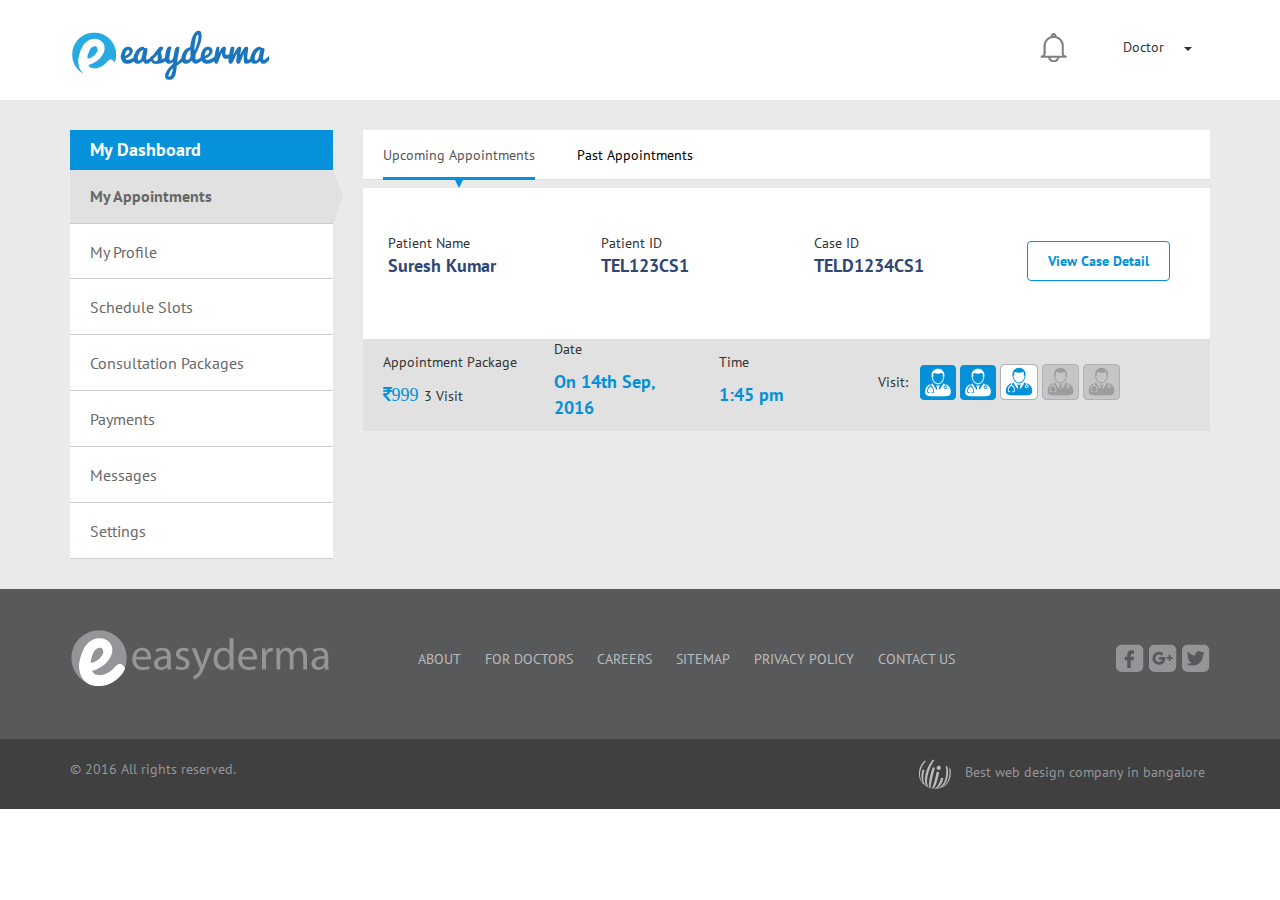
<file: doctor_main.html>
<!DOCTYPE html>
<html>
<head>
	<title>easyderma | Doctor Dashboard</title>
	<meta name="viewport" content="width=device-width, initial-scale=1">
	<link href="https://fonts.googleapis.com/css?family=PT+Sans:400,700" rel="stylesheet">
	<link rel="stylesheet" type="text/css" href="css/bootstrap.min.css">
	<link rel="stylesheet" type="text/css" href="css/bootstrap-theme.min.css">
	<link rel="stylesheet" type="text/css" href="css/font-awesome.min.css">
	<link rel="stylesheet" type="text/css" href="css/owl.carousel.css">
	<link rel="stylesheet" type="text/css" href="css/owl.theme.css">
    <link rel="stylesheet" type="text/css" href="css/owl.theme.default.min.css">
    <link rel="stylesheet" href="css/jquery-ui.css" type="text/css">
	<link rel="stylesheet" href="css/flexslider.css" type="text/css" media="screen" />
	<link rel="stylesheet" type="text/css" href="css/style.css">
	<link rel="stylesheet" type="text/css" href="css/responsive.css">
    <link href="css/skins/all.css?v=1.0.2" rel="stylesheet">
</head>
<body>
<header>
    <div class="container">
        <div class="row">
            <div class="col-xs-4 col-sm-6 col-md-6">
                <a href="index.html"><img src="images/logo.png" alt="logo" class="img-responsive"></a>
            </div>
            <div class="col-xs-8 col-sm-6 col-md-6">
                <ul class="list-inline pull-right">
                    <li>
                        <img src="images/noti.png" alt="">
                    </li>
                    <li></li>
                    <li></li>
                    <li>
                        <div class="dropdown doctr_drop">
                            <button class="btn btnDrop_doctor dropdown-toggle" type="button" data-toggle="dropdown">Doctor &nbsp;&nbsp;&nbsp;
                            <span class="caret"></span></button>
                            <ul class="dropdown-menu doctr_dropdown">
                                <li>
                                    <ul class="list-inline my_list">
                                        <li><img src="images/doc_pro.png" class="img-circle" alt=""></li>
                                        <li>
                                            <h4>Dr. Ramesh Shetty</h4>
                                            <a href="#"><span>ramesh.shetty@gmail.com</span></a>
                                        </li>
                                    </ul> 
                                </li>
                                <li class="divider"></li>
                                <li>
                                    <ul class="list-inline my_list">
                                        <li><img src="images/profile.png" alt=""></li>
                                        <li>
                                            <p><a href="doctor_main.html">Profile</a></p>
                                        </li>
                                    </ul> 
                                </li>
                                <li>
                                    <ul class="list-inline my_list">
                                        <li><img src="images/setting.png" alt=""></li>
                                        <li>
                                            <p><a href="">Settings</a></p>
                                        </li>
                                    </ul> 
                                </li>
                                <li>
                                    <ul class="list-inline my_list">
                                        <li><img src="images/logout.png" alt=""></li>
                                        <li>
                                            <p><a href="">Logout</a></p>
                                        </li>
                                    </ul> 
                                </li>
                            </ul>
                        </div>
                    </li>
                </ul>
            </div>
        </div>
    </div>
</header>
<section id="doctr_dashboard">
    <div class="container">
        <div class="row">
            <div class="col-xs-12 col-sm-12 col-md-3">
                <div class="left_panel">
                    <h3>My Dashboard</h3>
                    <ul class="nav nav-pills nav-stacked">
                        <li class="active"><a data-toggle="tab" href="#my_appoint">My Appointments</a></li>
                        <li><a data-toggle="tab" href="#my_profile">My Profile</a></li>
                        <li><a data-toggle="tab" href="#schedule_slots">Schedule Slots</a></li>
                        <li><a data-toggle="tab" href="#consult_packages">Consultation Packages</a></li>
                        <li><a data-toggle="tab" href="#doc_payment">Payments</a></li>
                        <li><a data-toggle="tab" href="#messages">Messages</a></li>
                        <li><a data-toggle="tab" href="#settings">Settings</a></li>
                    </ul>
                </div>
            </div>
            <div class="col-xs-12 col-sm-12 col-md-9">
                <div class="right_panel">
                    <div class="tab-content">
                        <div id="my_appoint" class="tab-pane in active">
                            <div class="col-xs-12 col-sm-12 col-md-12 doc_tab_cont">
                                <div class="appoint_nav">
                                    <ul class="nav nav-tabs">
                                        <li class="active"><a data-toggle="tab" href="#upcoming">Upcoming Appointments</a></li>
                                        <li><a data-toggle="tab" href="#past">Past Appointments</a></li>
                                    </ul>
                                </div>
                            </div>
                            <div class="col-xs-12 col-sm-12 col-md-12 doc_tab_cont martop1">
                                <div class="appoint_nav_cont">
                                    <div class="tab-content">
                                        <div id="upcoming" class="tab-pane fade in active">
                                            <ul class="list-inline">
                                                <li>
                                                    <p>
                                                        Patient Name <br>
                                                        <span>Suresh Kumar</span>
                                                    </p>
                                                </li>
                                                 <li>
                                                    <p>
                                                        Patient ID <br>
                                                        <span>TEL123CS1</span>
                                                    </p>
                                                </li>
                                                <li>
                                                    <p>
                                                        Case ID <br>
                                                        <span>TELD1234CS1</span>
                                                    </p>
                                                </li>
                                                <li><a href="doctor_follow_up.html">View Case Detail</a></li>
                                            </ul>
                                            <ul class="list-inline appint_pack_details">
                                                <li>
                                                    <p>Appointment Package</p>
                                                    <p>
                                                        <span>
                                                            <i class="fa fa-inr" aria-hidden="true">999</i>
                                                        </span>
                                                        3 Visit
                                                    </p>
                                                </li>
                                                <li>
                                                    <p>Date</p>
                                                    <p>
                                                        <span>On 14th Sep, 2016</span>
                                                    </p>
                                                </li>
                                                <li>
                                                    <p>Time</p>
                                                    <p>
                                                        <span>1:45 pm</span>
                                                    </p>
                                                </li>
                                                <li>
                                                    <ul class="list-inline visitor_list">
                                                        <li>
                                                            <p>Visit:  </p>
                                                        </li>
                                                        <li>
                                                            <img src="images/v1.png" alt="">
                                                        </li>
                                                        <li>
                                                            <img src="images/v1.png" alt="">
                                                        </li>
                                                        <li>
                                                            <img src="images/v2.png" alt="">
                                                        </li>
                                                        <li>
                                                            <img src="images/v3.png" alt="">
                                                        </li>
                                                        <li>
                                                            <img src="images/v3.png" alt="">
                                                        </li>
                                                    </ul>
                                                </li>
                                                <li></li>
                                            </ul>
                                        </div>
                                        <div id="past" class="tab-pane fade">
                                            <ul class="list-inline">
                                                <li>
                                                    <p>
                                                        Patient Name <br>
                                                        <span>Suresh Kumar</span>
                                                    </p>
                                                </li>
                                                 <li>
                                                    <p>
                                                        Patient ID <br>
                                                        <span>TEL123CS1</span>
                                                    </p>
                                                </li>
                                                <li>
                                                    <p>
                                                        Case ID <br>
                                                        <span>TELD1234CS1</span>
                                                    </p>
                                                </li>
                                                <li><a href="doctor_follow_up.html">View Case Detail</a></li>
                                            </ul>
                                            <ul class="list-inline appint_pack_details">
                                                <li>
                                                    <p>Appointment Package</p>
                                                    <p>
                                                        <span>
                                                            <i class="fa fa-inr" aria-hidden="true">999</i>
                                                        </span>
                                                        3 Visit
                                                    </p>
                                                </li>
                                                <li>
                                                    <p>Date</p>
                                                    <p>
                                                        <span>On 14th Sep, 2016</span>
                                                    </p>
                                                </li>
                                                <li>
                                                    <p>Time</p>
                                                    <p>
                                                        <span>1:45 pm</span>
                                                    </p>
                                                </li>
                                                <li>
                                                    <ul class="list-inline visitor_list">
                                                        <li>
                                                            <p>Visit:  </p>
                                                        </li>
                                                        <li>
                                                            <img src="images/v1.png" alt="">
                                                        </li>
                                                        <li>
                                                            <img src="images/v1.png" alt="">
                                                        </li>
                                                        <li>
                                                            <img src="images/v2.png" alt="">
                                                        </li>
                                                        <li>
                                                            <img src="images/v3.png" alt="">
                                                        </li>
                                                        <li>
                                                            <img src="images/v3.png" alt="">
                                                        </li>
                                                    </ul>
                                                </li>
                                                <li></li>
                                            </ul>
                                        </div>
                                    </div>
                                </div>
                            </div>
                        </div> <!-- End of my appointment tab content -->
                        <div id="my_profile" class="tab-pane">
                           <div class="col-xs-12 col-sm-12 col-md-12 doc_tab_cont">
                                <h3>My Profile</h3>
                           </div>
                           <div class="col-xs-12 col-sm-12 col-md-12 doc_tab_cont martop1">
                                <h4>Basic Details</h4>
                                <ul class="list-inline basic_details_list">
                                    <li>
                                        <img src="images/doc1_sm.png" alt="">
                                    </li>
                                    <li>
                                        <h5>Dr. Ramesh Shetty</h5>
                                        <p>ramesh.shetty@gmail.com</p>
                                        <a href="">Edit</a>
                                    </li>
                                </ul>
                                <div class="row basic_details_fields">
                                    <div class="col-xs-12 col-sm-12 col-md-6">
                                        First Name <br>
                                        <input type="text" placeholder="Ramesh">
                                    </div>
                                    <div class="col-xs-12 col-sm-12 col-md-6">
                                        Last Name <br>
                                        <input type="text" placeholder="Shetty">
                                    </div>
                                </div>
                                <div class="row basic_details_fields">
                                    <div class="col-xs-12 col-sm-12 col-md-6">
                                        Email ID<br>
                                        <input type="text" placeholder="ramesh.shetty@gmail.com">
                                        <a href="#" class="pull-right">Verify Email ID</a>
                                    </div>
                                    <div class="col-xs-12 col-sm-12 col-md-6">
                                        Mobile Number <br>
                                        <input type="text" placeholder="+91 98765 43210">
                                        <a href="#" class="pull-right msg_Verified">
                                            <i class="fa fa-check-circle-o" aria-hidden="true"></i>
                                            Verified
                                        </a>
                                    </div>
                                </div>
                                <div class="row basic_details_fields">
                                    <div class="col-xs-12 col-sm-12 col-md-3">
                                        Date of Birth
                                        <input type="text" class="datepicker" placeholder="23-Nov-1988">
                                    </div>
                                    <div class="col-xs-12 col-sm-12 col-md-3 col-md-offset-1">
                                        Sex <br>
                                        <label for="male">
                                            <input type="radio" name="sex" id="male">
                                            Male
                                        </label> &nbsp;&nbsp;&nbsp;&nbsp;&nbsp;&nbsp;&nbsp;&nbsp;
                                         <label for="female">
                                            <input type="radio" name="sex" id="female">
                                            Female
                                        </label>
                                    </div>
                                </div>
                            </div>
                            <div class="col-xs-12 col-sm-12 col-md-12 doc_tab_cont martop1">
                                <h4>About You</h4>
                                <textarea name="" class="txt_about_u"></textarea>
                            </div>
                            <div class="col-xs-12 col-sm-12 col-md-12 doc_tab_cont martop1">
                                <h4>Practising Hospital</h4>
                                <div class="map_cont">
                                    <iframe src="https://www.google.com/maps/embed?pb=!1m18!1m12!1m3!1d497698.66007857263!2d77.3507351353209!3d12.954517009298051!2m3!1f0!2f0!3f0!3m2!1i1024!2i768!4f13.1!3m3!1m2!1s0x3bae1670c9b44e6d%3A0xf8dfc3e8517e4fe0!2sBengaluru%2C+Karnataka!5e0!3m2!1sen!2sin!4v1477302142140" width="100%" height="100%" frameborder="0" style="border:0" allowfullscreen></iframe>
                                </div>
                            </div>
                            <div class="col-xs-12 col-sm-12 col-md-12 doc_tab_cont martop1 padd_twenty">
                                <h4>Specialisation</h4>
                                <div class="diff_select">
                                    <select name="" id="">
                                        <option value="">Dermetology</option>
                                        <option value="">Dermetology1</option>
                                        <option value="">Dermetology2</option>
                                        <option value="">Dermetology3</option>
                                    </select>
                                </div>
                                <h4>Services</h4>
                                <div class="diff_select">
                                    <select name="" id="">
                                        <option value="">Dermetology</option>
                                        <option value="">Dermetology1</option>
                                        <option value="">Dermetology2</option>
                                        <option value="">Dermetology3</option>
                                    </select>
                                </div>
                                <h4>Total years of experiece</h4>
                                <div class="diff_select">
                                    <select name="" id="">
                                        <option value="">21 years</option>
                                        <option value="">23 years</option>
                                        <option value="">25 years</option>
                                        <option value="">27 years</option>
                                    </select>
                                </div>
                            </div>
                            <div class="col-xs-12 col-sm-12 col-md-12 doc_tab_cont martop1 padd_twenty">
                                <h4>Education</h4>
                                <div class="row basic_details_fields">
                                    <div class="col-xs-12 col-sm-12 col-md-6">
                                        <input type="text" placeholder="Enter Degree Name">
                                    </div>
                                    <div class="col-xs-12 col-sm-12 col-md-5 diff_select1">
                                        <select name="" id="">
                                            <option value="">Enter year</option>
                                            <option value="">2015</option>
                                            <option value="">2016</option>
                                        </select>
                                    </div>
                                </div>
                                <div class="row basic_details_fields">
                                    <div class="col-xs-12 col-sm-12 col-md-6">
                                        <input type="text" placeholder="Enter College Name">
                                    </div>
                                    <div class="col-xs-12 col-sm-12 col-md-5 btnUpload_certi_cont">
                                        <a href="" class="btnUpload_certi">Upload Certificate</a>
                                    </div>
                                </div>
                            </div>
                            <div class="col-xs-12 col-sm-12 col-md-12 doc_tab_cont martop1 padd_twenty">
                                <h4>Bank Details</h4>
                                <div class="row basic_details_fields">
                                    <div class="col-xs-12 col-sm-12 col-md-6">
                                        Bank Name
                                        <input type="text" placeholder="Enter Bank Name">
                                    </div>
                                    <div class="col-xs-12 col-sm-12 col-md-6">
                                        Account Number
                                        <input type="text" placeholder="Enter Account Number">
                                    </div>
                                </div>
                                <div class="row basic_details_fields">
                                    <div class="col-xs-12 col-sm-12 col-md-6">
                                        IFSC Code
                                        <input type="text" placeholder="Enter IFSC Code">
                                    </div>
                                    <div class="col-xs-12 col-sm-12 col-md-6">
                                        Account Type
                                        <select name="" id="sltype">
                                            <option value="">Saving Account</option>
                                            <option value="">Current Account</option>
                                            <option value="">Salary Account</option>
                                        </select>
                                    </div>
                                </div>
                            </div>
                             <div class="col-xs-12 col-sm-12 col-md-12 doc_tab_cont martop1">
                                <div class="footer_button">
                                    <a href="" class="btn btnCancel">Cancel</a>
                                    <a href="" class="btn btnApproval">Submit for Approval</a>
                                </div>
                             </div>
                        </div><!-- End of my profile tab content -->
                        <div id="schedule_slots" class="tab-pane">
                            <div class="col-xs-12 col-sm-12 col-md-12 doc_tab_cont">
                                <h3>Schedule Slots</h3>
                            </div>
                            <div class="col-xs-12 col-sm-12 col-md-12 doc_tab_cont martop1">
                                <h4>Set Consultation Timings</h4>
                                <div class="diff_select">
                                    <p>Select Practicing Hospitals</p>
                                    <select name="" id="">
                                        <option value="">Apollo Hospital, Malleshwaram, Bangalore</option>
                                        <option value="">Apollo Hospital, Malleshwaram, Bangalore</option>
                                        <option value="">Apollo Hospital, Malleshwaram, Bangalore</option>
                                        <option value="">Apollo Hospital, Malleshwaram, Bangalore</option>
                                    </select>
                                </div>
                                <div class="row consult_time_slot">
                                    <div class="col-xs-12 col-sm-12 col-md-3 consult_time_list">
                                        <label class="control control--checkbox">
                                            <input type="checkbox"> 
                                            <div class="control__indicator"></div>
                                            <span>Repeat for all</span>
                                        </label>
                                    </div>
                                    <div class="col-xs-12 col-sm-12 col-md-3 consult_time_list">
                                        <p class="heading text-center">Morning</p>
                                    </div>
                                    <div class="col-xs-12 col-sm-12 col-md-3 consult_time_list">
                                        <p class="heading text-center">Afternoon</p>
                                    </div>
                                    <div class="col-xs-12 col-sm-12 col-md-3 consult_time_list">
                                        <p class="heading text-center">Evening</p>
                                    </div>
                                </div>
                                <div class="row consult_time_slot">
                                    <div class="col-xs-12 col-sm-12 col-md-3 consult_time_list">
                                        <label class="control control--checkbox">
                                            <input type="checkbox"> 
                                            <div class="control__indicator"></div>
                                            <span>Monday</span>
                                        </label>
                                    </div>
                                    <div class="col-xs-12 col-sm-12 col-md-3 consult_time_list">
                                        <select name="" id="">
                                            <option value="">From</option>
                                            <option value="">9:30</option>
                                            <option value="">10:30</option>
                                        </select>
                                        <select name="" id="">
                                            <option value="">To</option>
                                            <option value="">11:30</option>
                                            <option value="">12:30</option>
                                        </select>
                                    </div>
                                    <div class="col-xs-12 col-sm-12 col-md-3 consult_time_list">
                                        <select name="" id="">
                                            <option value="">From</option>
                                            <option value="">1:30</option>
                                            <option value="">2:30</option>
                                        </select>
                                        <select name="" id="">
                                            <option value="">To</option>
                                            <option value="">3:30</option>
                                            <option value="">4:30</option>
                                        </select>
                                    </div>
                                    <div class="col-xs-12 col-sm-12 col-md-3 consult_time_list">
                                        <select name="" id="">
                                            <option value="">From</option>
                                            <option value="">5:30</option>
                                            <option value="">6:30</option>
                                        </select>
                                        <select name="" id="">
                                            <option value="">To</option>
                                            <option value="">7:30</option>
                                            <option value="">8:30</option>
                                        </select>
                                    </div>
                                </div>
                                <div class="row consult_time_slot">
                                    <div class="col-xs-12 col-sm-12 col-md-3 consult_time_list">
                                        <label class="control control--checkbox">
                                            <input type="checkbox"> 
                                            <div class="control__indicator"></div>
                                            <span>Tuesday</span>
                                        </label>
                                    </div>
                                    <div class="col-xs-12 col-sm-12 col-md-3 consult_time_list">
                                        <select name="" id="">
                                            <option value="">From</option>
                                            <option value="">9:30</option>
                                            <option value="">10:30</option>
                                        </select>
                                        <select name="" id="">
                                            <option value="">To</option>
                                            <option value="">11:30</option>
                                            <option value="">12:30</option>
                                        </select>
                                    </div>
                                    <div class="col-xs-12 col-sm-12 col-md-3 consult_time_list">
                                        <select name="" id="">
                                            <option value="">From</option>
                                            <option value="">1:30</option>
                                            <option value="">2:30</option>
                                        </select>
                                        <select name="" id="">
                                            <option value="">To</option>
                                            <option value="">3:30</option>
                                            <option value="">4:30</option>
                                        </select>
                                    </div>
                                    <div class="col-xs-12 col-sm-12 col-md-3 consult_time_list">
                                        <select name="" id="">
                                            <option value="">From</option>
                                            <option value="">5:30</option>
                                            <option value="">6:30</option>
                                        </select>
                                        <select name="" id="">
                                            <option value="">To</option>
                                            <option value="">7:30</option>
                                            <option value="">8:30</option>
                                        </select>
                                    </div>
                                </div>
                                <div class="row consult_time_slot">
                                    <div class="col-xs-12 col-sm-12 col-md-3 consult_time_list">
                                        <label class="control control--checkbox">
                                            <input type="checkbox"> 
                                            <div class="control__indicator"></div>
                                            <span>Wednesday</span>
                                        </label>
                                    </div>
                                    <div class="col-xs-12 col-sm-12 col-md-3 consult_time_list">
                                        <select name="" id="">
                                            <option value="">From</option>
                                            <option value="">9:30</option>
                                            <option value="">10:30</option>
                                        </select>
                                        <select name="" id="">
                                            <option value="">To</option>
                                            <option value="">11:30</option>
                                            <option value="">12:30</option>
                                        </select>
                                    </div>
                                    <div class="col-xs-12 col-sm-12 col-md-3 consult_time_list">
                                        <select name="" id="">
                                            <option value="">From</option>
                                            <option value="">1:30</option>
                                            <option value="">2:30</option>
                                        </select>
                                        <select name="" id="">
                                            <option value="">To</option>
                                            <option value="">3:30</option>
                                            <option value="">4:30</option>
                                        </select>
                                    </div>
                                    <div class="col-xs-12 col-sm-12 col-md-3 consult_time_list">
                                        <select name="" id="">
                                            <option value="">From</option>
                                            <option value="">5:30</option>
                                            <option value="">6:30</option>
                                        </select>
                                        <select name="" id="">
                                            <option value="">To</option>
                                            <option value="">7:30</option>
                                            <option value="">8:30</option>
                                        </select>
                                    </div>
                                </div>
                                <div class="row consult_time_slot">
                                    <div class="col-xs-12 col-sm-12 col-md-3 consult_time_list">
                                        <label class="control control--checkbox">
                                            <input type="checkbox"> 
                                            <div class="control__indicator"></div>
                                            <span>Thursday</span>
                                        </label>
                                    </div>
                                    <div class="col-xs-12 col-sm-12 col-md-3 consult_time_list">
                                        <select name="" id="">
                                            <option value="">From</option>
                                            <option value="">9:30</option>
                                            <option value="">10:30</option>
                                        </select>
                                        <select name="" id="">
                                            <option value="">To</option>
                                            <option value="">11:30</option>
                                            <option value="">12:30</option>
                                        </select>
                                    </div>
                                    <div class="col-xs-12 col-sm-12 col-md-3 consult_time_list">
                                        <select name="" id="">
                                            <option value="">From</option>
                                            <option value="">1:30</option>
                                            <option value="">2:30</option>
                                        </select>
                                        <select name="" id="">
                                            <option value="">To</option>
                                            <option value="">3:30</option>
                                            <option value="">4:30</option>
                                        </select>
                                    </div>
                                    <div class="col-xs-12 col-sm-12 col-md-3 consult_time_list">
                                        <select name="" id="">
                                            <option value="">From</option>
                                            <option value="">5:30</option>
                                            <option value="">6:30</option>
                                        </select>
                                        <select name="" id="">
                                            <option value="">To</option>
                                            <option value="">7:30</option>
                                            <option value="">8:30</option>
                                        </select>
                                    </div>
                                </div>
                                <div class="row consult_time_slot">
                                    <div class="col-xs-12 col-sm-12 col-md-3 consult_time_list">
                                        <label class="control control--checkbox">
                                            <input type="checkbox"> 
                                            <div class="control__indicator"></div>
                                            <span>Friday</span>
                                        </label>
                                    </div>
                                    <div class="col-xs-12 col-sm-12 col-md-3 consult_time_list">
                                        <select name="" id="">
                                            <option value="">From</option>
                                            <option value="">9:30</option>
                                            <option value="">10:30</option>
                                        </select>
                                        <select name="" id="">
                                            <option value="">To</option>
                                            <option value="">11:30</option>
                                            <option value="">12:30</option>
                                        </select>
                                    </div>
                                    <div class="col-xs-12 col-sm-12 col-md-3 consult_time_list">
                                        <select name="" id="">
                                            <option value="">From</option>
                                            <option value="">1:30</option>
                                            <option value="">2:30</option>
                                        </select>
                                        <select name="" id="">
                                            <option value="">To</option>
                                            <option value="">3:30</option>
                                            <option value="">4:30</option>
                                        </select>
                                    </div>
                                    <div class="col-xs-12 col-sm-12 col-md-3 consult_time_list">
                                        <select name="" id="">
                                            <option value="">From</option>
                                            <option value="">5:30</option>
                                            <option value="">6:30</option>
                                        </select>
                                        <select name="" id="">
                                            <option value="">To</option>
                                            <option value="">7:30</option>
                                            <option value="">8:30</option>
                                        </select>
                                    </div>
                                </div>
                                <div class="row consult_time_slot">
                                    <div class="col-xs-12 col-sm-12 col-md-3 consult_time_list">
                                        <label class="control control--checkbox">
                                            <input type="checkbox"> 
                                            <div class="control__indicator"></div>
                                            <span>Saturday</span>
                                        </label>
                                    </div>
                                    <div class="col-xs-12 col-sm-12 col-md-3 consult_time_list">
                                        <select name="" id="">
                                            <option value="">From</option>
                                            <option value="">9:30</option>
                                            <option value="">10:30</option>
                                        </select>
                                        <select name="" id="">
                                            <option value="">To</option>
                                            <option value="">11:30</option>
                                            <option value="">12:30</option>
                                        </select>
                                    </div>
                                    <div class="col-xs-12 col-sm-12 col-md-3 consult_time_list">
                                        <select name="" id="">
                                            <option value="">From</option>
                                            <option value="">1:30</option>
                                            <option value="">2:30</option>
                                        </select>
                                        <select name="" id="">
                                            <option value="">To</option>
                                            <option value="">3:30</option>
                                            <option value="">4:30</option>
                                        </select>
                                    </div>
                                    <div class="col-xs-12 col-sm-12 col-md-3 consult_time_list">
                                        <select name="" id="">
                                            <option value="">From</option>
                                            <option value="">5:30</option>
                                            <option value="">6:30</option>
                                        </select>
                                        <select name="" id="">
                                            <option value="">To</option>
                                            <option value="">7:30</option>
                                            <option value="">8:30</option>
                                        </select>
                                    </div>
                                </div>
                                <div class="row consult_time_slot">
                                    <div class="col-xs-12 col-sm-12 col-md-3 consult_time_list">
                                        <label class="control control--checkbox">
                                            <input type="checkbox"> 
                                            <div class="control__indicator"></div>
                                            <span>Sunday</span>
                                        </label>
                                    </div>
                                    <div class="col-xs-12 col-sm-12 col-md-3 consult_time_list">
                                        <select name="" id="">
                                            <option value="">From</option>
                                            <option value="">9:30</option>
                                            <option value="">10:30</option>
                                        </select>
                                        <select name="" id="">
                                            <option value="">To</option>
                                            <option value="">11:30</option>
                                            <option value="">12:30</option>
                                        </select>
                                    </div>
                                    <div class="col-xs-12 col-sm-12 col-md-3 consult_time_list">
                                        <select name="" id="">
                                            <option value="">From</option>
                                            <option value="">1:30</option>
                                            <option value="">2:30</option>
                                        </select>
                                        <select name="" id="">
                                            <option value="">To</option>
                                            <option value="">3:30</option>
                                            <option value="">4:30</option>
                                        </select>
                                    </div>
                                    <div class="col-xs-12 col-sm-12 col-md-3 consult_time_list">
                                        <select name="" id="">
                                            <option value="">From</option>
                                            <option value="">5:30</option>
                                            <option value="">6:30</option>
                                        </select>
                                        <select name="" id="">
                                            <option value="">To</option>
                                            <option value="">7:30</option>
                                            <option value="">8:30</option>
                                        </select>
                                    </div>
                                </div>
                                <div class="row consult_time_slot padd_twenty">
                                    <div class="col-xs-12 col-sm-12 col-md-3 slot_duration padd_twenty">
                                        <p>Slot Duration</p>
                                        <select name="" id="">
                                            <option value="">15 mins</option>
                                            <option value="">30 mins</option>
                                            <option value="">45 mins</option>
                                        </select>
                                    </div>
                                    <div class="col-xs-12 col-sm-12 col-md-4 slot_duration padd_twenty">
                                        <p style="visibility: hidden;">Slot Duration</p>
                                        <select name="" id="">
                                            <option value="">Repeat slots for next 3 weeks</option>
                                            <option value="">Repeat slots for next 6 weeks</option>
                                            <option value="">Repeat slots for next 9 weeks</option>
                                        </select>
                                    </div>
                                </div>
                            </div>
                            <div class="col-xs-12 col-sm-12 col-md-12 doc_tab_cont martop1">
                                <div class="footer_button">
                                    <button class="btn btnCancel">Cancel</button>
                                    <button class="btn btnSave_changes">Save Changes</button>
                                </div>
                            </div>
                        </div><!-- End of schedule slots tab content -->
                        <div id="consult_packages" class="tab-pane">
                            <div class="col-xs-12 col-sm-12 col-md-12 doc_tab_cont">
                                <h3>Consultation Packages</h3>
                            </div>
                            <div class="col-xs-12 col-sm-12 col-md-12 doc_tab_cont martop1 padd_twenty">
                                <h4>Set Consultation Packages</h4>
                                <div class="package_list">
                                    <div class="row">
                                        <div class="col-xs-12 col-sm-12 col-md-6 pack_name">
                                            <label class="control control--checkbox">
                                                <input type="checkbox"> 
                                                <div class="control__indicator"></div>
                                                <span>Package 1</span>
                                                <p>Single Onilne consultation</p>
                                            </label>
                                        </div>
                                        <div class="col-xs-12 col-sm-12 col-md-6 ">
                                           <div class="price_list pull-right">
                                            Enter Price   <br>   
                                            <input type="text">
                                           </div>
                                        </div>
                                    </div>
                                </div>
                                <div class="package_list">
                                    <div class="row">
                                        <div class="col-xs-12 col-sm-12 col-md-6 pack_name">
                                            <label class="control control--checkbox">
                                                <input type="checkbox"> 
                                                <div class="control__indicator"></div>
                                                <span>Package 2</span>
                                                <p>1 Hospital visit + 2 follow up</p>
                                            </label>
                                        </div>
                                        <div class="col-xs-12 col-sm-12 col-md-6 ">
                                           <div class="price_list pull-right">
                                            Enter Price   <br>   
                                            <input type="text">
                                           </div>
                                        </div>
                                    </div>
                                </div>
                                <div class="package_list">
                                    <div class="row">
                                        <div class="col-xs-12 col-sm-12 col-md-6 pack_name">
                                            <label class="control control--checkbox">
                                                <input type="checkbox"> 
                                                <div class="control__indicator"></div>
                                                <span>Package 3</span>
                                                <p>1 Hospital visit + 4 follow up</p>
                                            </label>
                                        </div>
                                        <div class="col-xs-12 col-sm-12 col-md-6 ">
                                           <div class="price_list pull-right">
                                            Enter Price   <br>   
                                            <input type="text">
                                           </div>
                                        </div>
                                    </div>
                                </div>
                                <div class="package_list">
                                    <div class="row">
                                        <div class="col-xs-12 col-sm-12 col-md-6 pack_name">
                                            <label class="control control--checkbox">
                                                <input type="checkbox"> 
                                                <div class="control__indicator"></div>
                                                <span>Package 4</span>
                                                <p>2 Hospital visit + 3 follow up</p>
                                            </label>
                                        </div>
                                        <div class="col-xs-12 col-sm-12 col-md-6 ">
                                           <div class="price_list pull-right">
                                            Enter Price   <br>   
                                            <input type="text">
                                           </div>
                                        </div>
                                    </div>
                                </div>
                            </div>
                            <div class="col-xs-12 col-sm-12 col-md-12 doc_tab_cont martop1">
                                <div class="footer_button">
                                    <button class="btn btnCancel">Cancel</button>
                                    <button class="btn btnSave_changes">Save Changes</button>
                                </div>
                            </div>
                        </div><!-- End of consultation packages tab content -->
                        <div id="doc_payment" class="tab-pane">
                            <div class="col-xs-12 col-sm-12 col-md-12 doc_tab_cont">
                                <div class="col-xs-12 col-sm-12 col-md-4">
                                    <div class="heading pull-left">
                                        <h3>Payments</h3>
                                    </div>
                                </div>
                                <div class="col-xs-12 col-sm-12 col-md-6 col-md-offset-2">
                                    <div class="date_time pull-right">
                                        From Date: 
                                        <input type="text" placeholder="28 Sep 2016" class="datepicker">
                                        <!-- <img src="images/calender.png" alt=""> -->
                                        To Date: 
                                        <input type="text" placeholder="03 Oct 2016" class="datepicker">
                                        <!-- <img src="images/calender.png" alt=""> -->
                                    </div>
                                </div>
                            </div>
                            <div class="col-xs-12 col-sm-12 col-md-12 doc_tab_cont martop1">
                               <div class="table_cont">
                                    <table class="payment_table">
                                        <tr>
                                            <th>Sl No</th>
                                            <th>Patient Name</th>
                                            <th>Patient ID</th>
                                            <th>Case ID</th>
                                            <th>Date</th>
                                            <th>Fee Charged</th>
                                            <th>Status</th>
                                        </tr>
                                        <tr>
                                            <td>1</td>
                                            <td>Suresh Kumar</td>
                                            <td>TD1234</td>
                                            <td>TD1234</td>
                                            <td>28 Sep 2016</td>
                                            <td><i class="fa fa-inr" aria-hidden="true"></i>799</td>
                                            <td>Pending</td>
                                        </tr>
                                         <tr>
                                            <td>2</td>
                                            <td>Suresh Kumar</td>
                                            <td>TD1234</td>
                                            <td>TD1234</td>
                                            <td>28 Sep 2016</td>
                                            <td><i class="fa fa-inr" aria-hidden="true"></i>799</td>
                                            <td>Pending</td>
                                        </tr>
                                         <tr>
                                            <td>3</td>
                                            <td>Suresh Kumar</td>
                                            <td>TD1234</td>
                                            <td>TD1234</td>
                                            <td>28 Sep 2016</td>
                                            <td><i class="fa fa-inr" aria-hidden="true"></i>799</td>
                                            <td>Pending</td>
                                        </tr>
                                         <tr>
                                            <td>4</td>
                                            <td>Suresh Kumar</td>
                                            <td>TD1234</td>
                                            <td>TD1234</td>
                                            <td>28 Sep 2016</td>
                                            <td><i class="fa fa-inr" aria-hidden="true"></i>799</td>
                                            <td>Pending</td>
                                        </tr>
                                         <tr>
                                            <td>5</td>
                                            <td>Suresh Kumar</td>
                                            <td>TD1234</td>
                                            <td>TD1234</td>
                                            <td>28 Sep 2016</td>
                                            <td><i class="fa fa-inr" aria-hidden="true"></i>799</td>
                                            <td>Pending</td>
                                        </tr>
                                         <tr>
                                            <td>6</td>
                                            <td>Suresh Kumar</td>
                                            <td>TD1234</td>
                                            <td>TD1234</td>
                                            <td>28 Sep 2016</td>
                                            <td><i class="fa fa-inr" aria-hidden="true"></i>799</td>
                                            <td>Pending</td>
                                        </tr>
                                         <tr>
                                            <td>7</td>
                                            <td>Suresh Kumar</td>
                                            <td>TD1234</td>
                                            <td>TD1234</td>
                                            <td>28 Sep 2016</td>
                                            <td><i class="fa fa-inr" aria-hidden="true"></i>799</td>
                                            <td>Pending</td>
                                        </tr>
                                         <tr>
                                            <td>8</td>
                                            <td>Suresh Kumar</td>
                                            <td>TD1234</td>
                                            <td>TD1234</td>
                                            <td>28 Sep 2016</td>
                                            <td><i class="fa fa-inr" aria-hidden="true"></i>799</td>
                                            <td>Pending</td>
                                        </tr>
                                         <tr>
                                            <td>9</td>
                                            <td>Suresh Kumar</td>
                                            <td>TD1234</td>
                                            <td>TD1234</td>
                                            <td>28 Sep 2016</td>
                                            <td><i class="fa fa-inr" aria-hidden="true"></i>799</td>
                                            <td>Pending</td>
                                        </tr>
                                    </table>
                               </div>
                            </div>
                            <div class="col-xs-12 col-sm-12 col-md-12 doc_tab_cont">
                                <div class="payment_details">
                                    <ul class="list-inline">
                                        <li>
                                            <p>Pending Amount</p>
                                            <h2>40000</h2>
                                        </li>
                                        <li>
                                            <p>Amount Received</p>
                                            <h2>60000</h2>
                                        </li>
                                        <li>
                                            <p>Total Amount</p>
                                            <h2>100000</h2>
                                        </li>
                                    </ul>
                                </div>
                            </div>
                        </div><!-- End of payments tab content -->
                        <!-- <div id="messages" class="tab-pane">
                           <p>a6</p>
                        </div> --><!-- End of messages tab content -->
                        <div id="settings" class="tab-pane">
                            <div class="col-xs-12 col-sm-12 col-md-12 doc_tab_cont">
                                <h3>Settings</h3>
                            </div>
                            <div class="col-xs-12 col-sm-12 col-md-12 doc_tab_cont martop1">
                                <h4>Change Password</h4>
                                <form action="" class="setting_form">
                                    Enter Old Password<br>
                                    <input type="password" name="firstname" value="**************">
                                    Enter New Password<br>
                                    <input type="password" name="lastname"  value="**************">
                                    Re-enter New Password<br>
                                    <input type="password" name="lastname"  value="**************">
                                    <button class="btn btnCancel">Cancel</button>
                                    <button class="btn btnChange_pass">Change Password</button>
                                </form>
                                <h4>Delete Account</h4>
                                <form action="" class="setting_form">
                                    Give reason to delete your account <br>
                                    <select name="" id="">
                                        <option value="">Not getting time for online checkups</option>
                                        <option value="">Not getting time for online checkups</option>
                                        <option value="">Not getting time for online checkups</option>
                                    </select>
                                </form>
                                <div class="comment">
                                    <p>Explain in brief</p>
                                    <textarea name="" id="" placeholder="Type here..." class="txtmsg"></textarea> <br>
                                    <span>(Max. 250 characters)</span><br><br>
                                    <button class="btn btnCancel">Cancel</button>
                                    <button class="btn btnDelete">Delete Account</button>
                                </div>
                            </div>
                        </div><!-- End of settings tab content -->
                    </div>
                </div>
            </div>
        </div>
    </div>
</section>

<footer>
    <div class="container">
        <div class="row">
             <div class="col-xs-12 col-sm-12 col-md-3">
                <a href="index.html"><img src="images/logo_footer.png" alt="footer-logo"></a>
             </div>
             <div class="col-xs-12 col-sm-10 col-md-7">
                <ul class="list-inline text-center footer_menu">
                    <li>
                        <a href="javascript:void(0);">ABOUT</a>
                    </li>
                    <li>
                        <a href="javascript:void(0);">FOR DOCTORS</a>
                    </li>
                    <li>
                        <a href="javascript:void(0);">CAREERS</a>
                    </li>
                    <li>
                        <a href="javascript:void(0);">SITEMAP</a>
                    </li>
                    <li>
                        <a href="javascript:void(0);">PRIVACY POLICY</a>
                    </li>
                    <li>
                        <a href="javascript:void(0);">CONTACT US</a>
                    </li>
                </ul>
             </div>
             <div class="col-xs-12 col-sm-2 col-md-2">
                <ul class="list-inline social_icon">
                    <li>
                        <a href="#"><img src="images/fb.png" alt=""></a>
                    </li>
                     <li>
                        <a href="#"><img src="images/g+.png" alt=""></a>
                    </li>
                     <li>
                        <a href="#"><img src="images/twitter.png" alt=""></a>
                    </li>
                </ul>
             </div>
        </div>
    </div>
</footer>
<section id="footer_bottom">
    <div class="container">
        <div class="row">
            <div class="col-xs-12 col-sm-6 col-md-6">
                &copy; 2016 All rights reserved.
            </div>
            <div class="col-xs-12 col-sm-6 col-md-6">
                <ul class="list-inline ul_company">
                    <li><img src="images/indglobal-grey-logo.png" alt=""></li>
                    <li>Best web design company in bangalore</li>
                </ul>
            </div>
        </div>
    </div>
</section>
<!-- Start scripts here -->
<script type="text/javascript" src="js/jquery-1.12.2.min.js"></script>
<script src="js/jquery-ui.js"></script>
<script type="text/javascript" src="js/bootstrap.min.js"></script>
<script src="js/owl.carousel.js"></script>
<script src="js/jquery.flexslider.js"></script>
<script src="js/owl.carousel.js"></script>
<script src="js/sticky-effect.js"></script>
<script src="js/jquery.range.js"></script>
<script src="js/icheck.js?v=1.0.2"></script>
<script src="js/custom.js"></script>
</body>
</html>
</file>
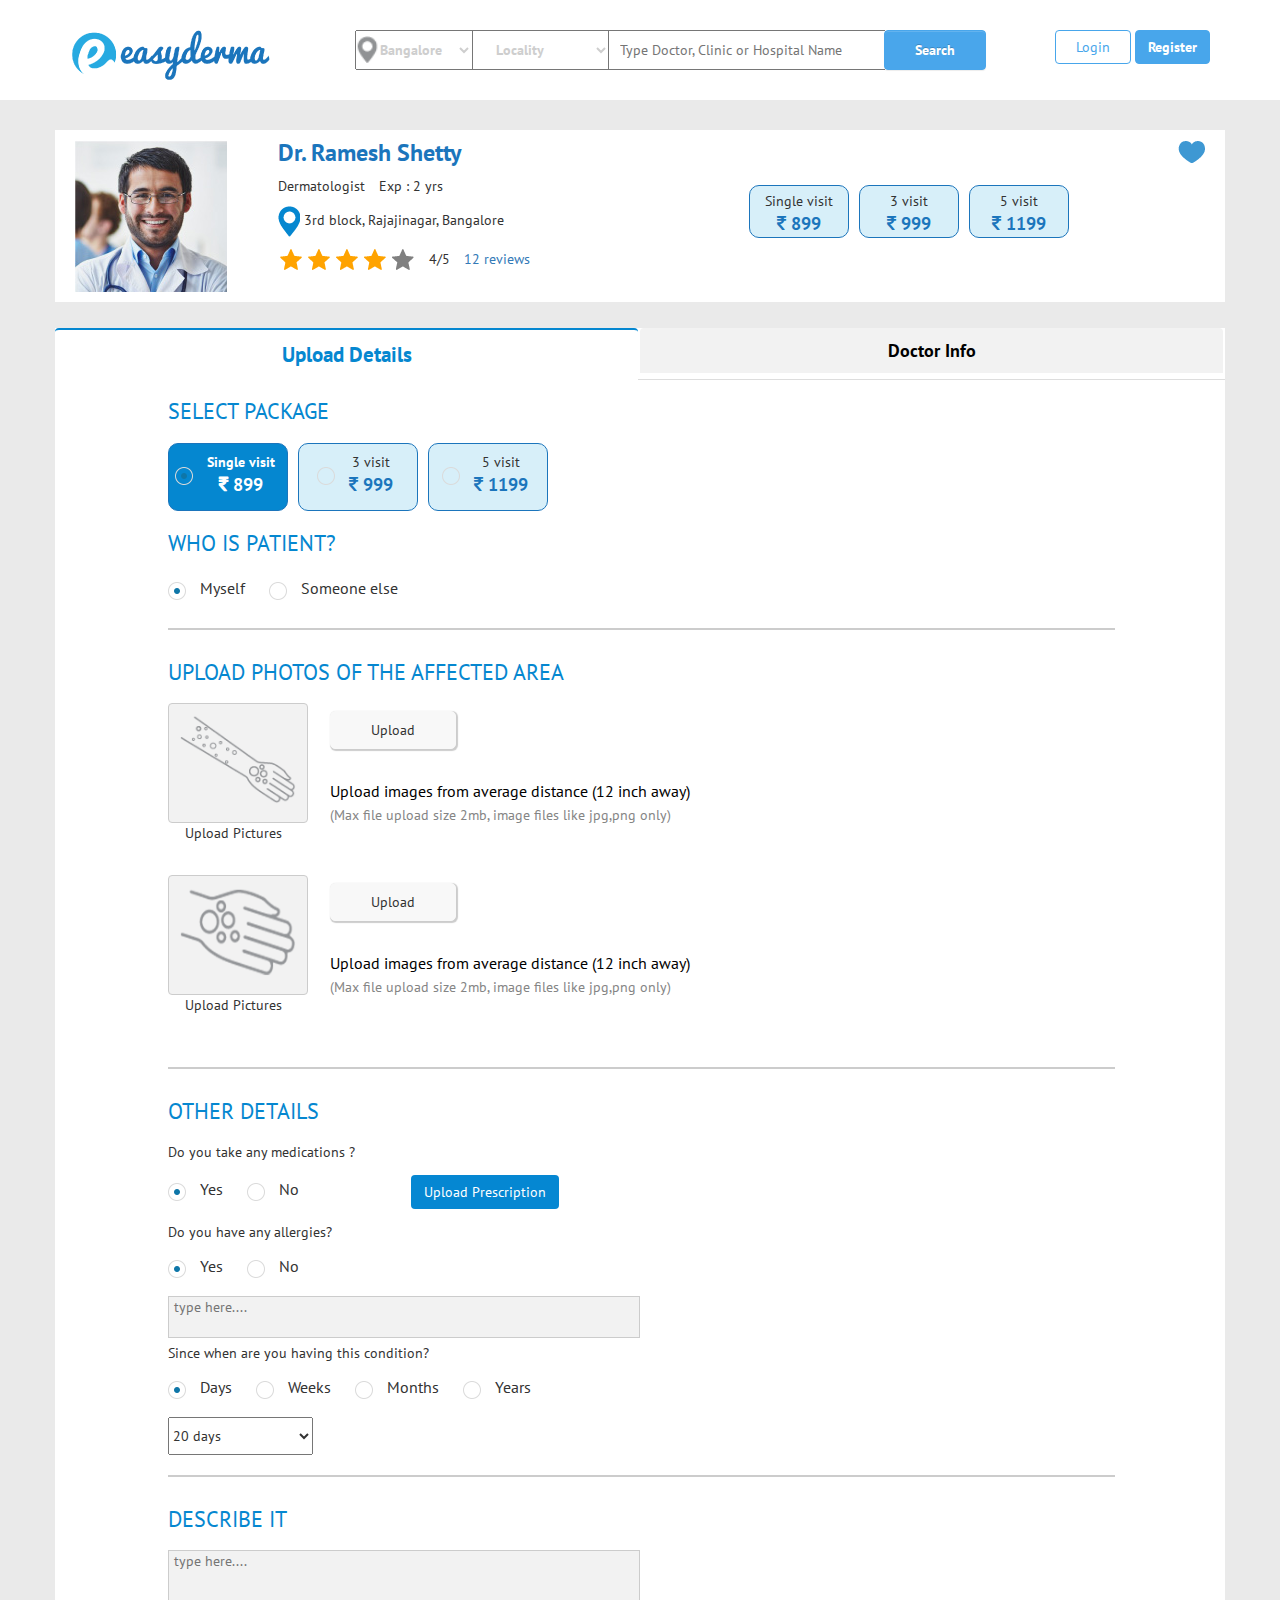
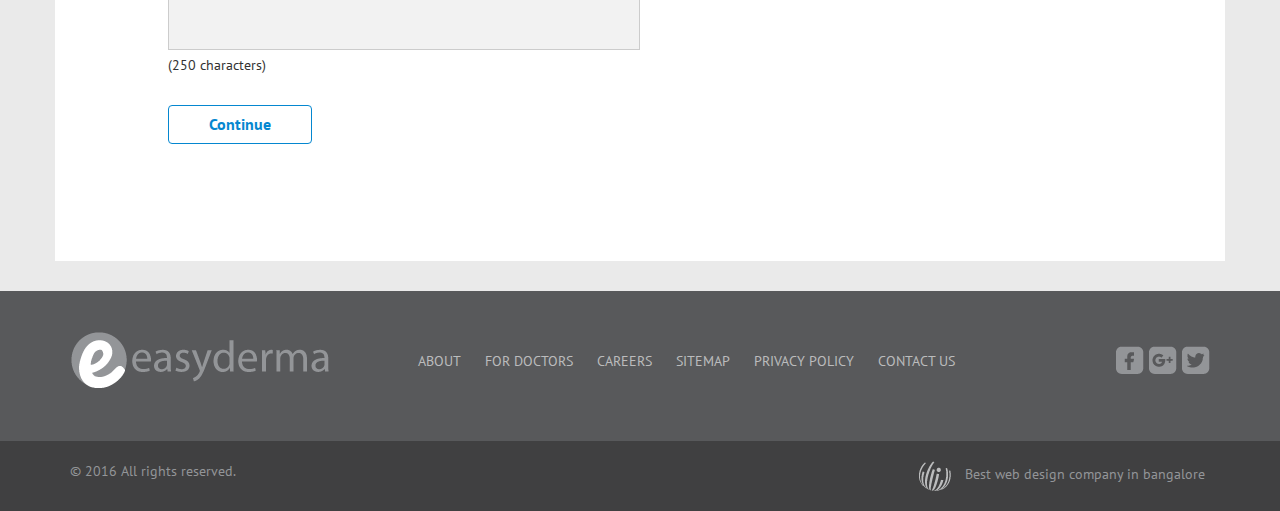
<file: doctr_profile.html>
<!DOCTYPE html>
<html>
<head>
	<title>easyderma | Doctor Profile</title>
	<meta name="viewport" content="width=device-width, initial-scale=1">
	<link href="https://fonts.googleapis.com/css?family=PT+Sans:400,700" rel="stylesheet">
	<link rel="stylesheet" type="text/css" href="css/bootstrap.min.css">
	<link rel="stylesheet" type="text/css" href="css/bootstrap-theme.min.css">
	<link rel="stylesheet" type="text/css" href="css/font-awesome.min.css">
	<link rel="stylesheet" href="css/jquery.range.css">
	<link rel="stylesheet" type="text/css" href="css/owl.carousel.css">
	<link rel="stylesheet" type="text/css" href="css/owl.theme.css">
    <link rel="stylesheet" type="text/css" href="css/owl.theme.default.min.css">
	<link rel="stylesheet" href="css/flexslider.css" type="text/css" media="screen" />
	<link rel="stylesheet" type="text/css" href="css/style.css">
	<link rel="stylesheet" type="text/css" href="css/responsive.css">
	<link href="css/skins/all.css?v=1.0.2" rel="stylesheet">
</head>
<body>
<header>
    <div class="container">
        <div class="row">
            <div class="col-xs-12 col-sm-2 col-md-3">
                <a href="index.html"><img src="images/logo.png" alt="logo" class="img-responsive"></a>
            </div>
            <div class="col-xs-9 col-sm-9 col-md-7">
            	<div class="header_search_bar">
		            <form action="" class="form_search">
		                <ul class="list-inline">
		                    <li>
		                        <span class="city_name">
		                            <select name="">
		                                <option value="">Bangalore</option>
		                                <option value="">Chennai</option>
		                                <option value="">Mysore</option>
		                                <option value="">Hyderabad</option>
		                            </select>
		                        </span>
		                    </li>
		                    <li>
		                        <select name="" id="">
		                            <option value="">Locality</option>
		                            <option value="">Rajajinagar</option>
		                            <option value="">Bommanahalli</option>
		                            <option value="">Marathalli</option>
		                            <option value="">Agara</option>
		                        </select>
		                    </li>
		                    <li>
		                        <input type="text" placeholder="Type Doctor, Clinic or Hospital Name">
		                    </li>
		                    <li>
		                         <a class="btn btn-primary btnSearch" href="category.html">Search</a>
		                    </li>
		                </ul>
		            </form>
		        </div>
            </div>
            <div class="col-xs-8 col-sm-6 col-md-2">
               <div class="pull-right">
                    <button class="btn btnLogin" data-toggle="modal" data-target="#LoginModal">Login</button>
                    <button class="btn btnRegister">Register</button>
               </div>
            </div>
        </div>
    </div>
</header>
<section id="doctor_profile_body">
	<div class="container doctr_profile_cont">
		<div class="row">
			<div class="col-xs-12 col-sm-12 col-md-12">
				<div class="cat_profile_pic col-xs-12 col-sm-3 col-md-2">
					<img src="images/doc5.jpg" alt="doctr_image">
				</div>
				<div class="cat_details col-xs-12 col-sm-4 col-md-5">
					<h2>Dr. Ramesh Shetty</h2>
					<ul class="list-inline">
						<li>Dermatologist</li>
						<li>Exp : 2 yrs</li>
					</ul>
					<p>
						<img src="images/location.png" alt="">
						<span>3rd block, Rajajinagar, Bangalore</span>
					</p>
					<ul class="list-inline">
						<li><img src="images/rate.png" alt=""></li>
						<li><span>4/5</span></li>
						<li><a href="">12 reviews</a></li>
					</ul>
				</div>
					
				<div class="visit_type col-xs-12 col-sm-5 col-md-5">
					<div class="single_visit text-center" data-toggle="popover" title="" data-trigger="hover" data-content="Lorem ipsum dolor sit,consectetur adipisicing elit, sed do eiusmod tempor incididunt." data-placement="top">
						<p>Single visit</p>
						<p>
							<i class="fa fa-inr" aria-hidden="true"></i>
							<span>899</span>
						</p>
					</div>
					<div class="single_visit text-center" data-toggle="popover" title="" data-trigger="hover" data-content="Lorem ipsum dolor sit,consectetur adipisicing elit, sed do eiusmod tempor incididunt." data-placement="top">
						<p>3 visit</p>
						<p>
							<i class="fa fa-inr" aria-hidden="true"></i>
							<span>999</span>
						</p>
					</div>
					<div class="single_visit text-center" data-toggle="popover" title="" data-trigger="hover" data-content="Lorem ipsum dolor sit,consectetur adipisicing elit, sed do eiusmod tempor incididunt." data-placement="top">
						<p>5 visit</p>
						<p>
							<i class="fa fa-inr" aria-hidden="true"></i>
							<span>1199</span>
						</p>
					</div>
					<img src="images/favorite_blue.png" alt="" class="fav_mark">
				</div>
			</div> <!-- End of 1st main column -->
		</div>
	</div>
	<div class="container martop upload_details_cont">
		<div class="row">
			<div class="col-xs-12 col-sm-12 col-md-12 upload_details">
				<ul class="nav nav-tabs myNav_tab">
				  <li class="active"><a data-toggle="tab" href="#upload">Upload Details</a></li>
				  <li><a data-toggle="tab" href="#doc_info">Doctor Info</a></li>
				</ul>
				<div class="tab-content">
					<div id="upload" class="tab-pane fade in active">
						<div class="container">
							<div class="row">
								<div class="col-xs-12 col-sm-12 col-md-10 col-md-offset-1 upload_tab_cont">
									<h4>SELECT PACKAGE</h4>
									<div class="visit_type">
										<div class="single_visit slect-bg text-center">
											<ul class="list-inline single_pack">
												<li><input type="radio" class="ckcat" name="abhi" checked="checked"></li>
												<li>
													<p>Single visit</p>
													<p>
														<i class="fa fa-inr" aria-hidden="true"></i>
														<span>899</span>
													</p>
												</li>
											</ul>
										</div>
										<div class="single_visit text-center">
											<ul class="list-inline three_pack">
												<li><input type="radio" class="ckcat" name="abhi"></li>
												<li>
													<p>3 visit</p>
													<p>
														<i class="fa fa-inr" aria-hidden="true"></i>
														<span>999</span>
													</p>
												</li>
											</ul>
										</div>
										<div class="single_visit text-center">
											<ul class="list-inline">
												<li><input type="radio" class="ckcat" name="abhi"></li>
												<li>
													<p>5 visit</p>
													<p>
														<i class="fa fa-inr" aria-hidden="true"></i>
														<span>1199</span>
													</p>
												</li>
											</ul>
										</div>
									</div>
									<h4>WHO IS PATIENT?</h4>
									<ul class="list-inline">
										<li>
											<input type="radio" id="ckmy" name="patient" checked="checked">
											<label for="ckmy">Myself</label>
										</li>
										<li>
											<input type="radio" id="ckelse" name="patient">
											<label for="ckelse">Someone else</label>
										</li>
									</ul>
									<hr class="tab_border">
									<h4>UPLOAD PHOTOS OF THE AFFECTED AREA</h4>
									<div class="row">
										<div class="col-xs-12 col-sm-12 col-md-2">
											<div class="img_cont">
												<img id="image_upload_preview"  src="images/upload_image_1.png" class="img-responsive">

											</div>
											<p class="text-center">Upload Pictures</p>
											<input type='file' id="inputFile" style="visibility: hidden;">
											
										</div>
										<div class="col-xs-12 col-sm-12 col-md-10">
											<button class="change_pic_btn">Upload</button>
											<p class="img_size">
												Upload images from average distance (12 inch away) <br>
												<span>(Max file upload size 2mb, image files like jpg,png only)</span>
											</p>
										</div>
									</div>
									<div class="row">
										<div class="col-xs-12 col-sm-12 col-md-2">
											<div class="img_cont">
												<img id="image_upload_preview1"  src="images/upload_image_2.png" class="img-responsive">

											</div>
											<p class="text-center">Upload Pictures</p>
											<input type='file' id="inputFile1" style="visibility: hidden;">
											
										</div>
										<div class="col-xs-12 col-sm-12 col-md-10">
											<button class="change_pic_btn1">Upload</button>
											<p class="img_size">
												Upload images from average distance (12 inch away) <br>
												<span>(Max file upload size 2mb, image files like jpg,png only)</span>
											</p>
										</div>
									</div>
									<hr class="tab_border">
									<h4>OTHER DETAILS</h4>
									<p>Do you take any medications ?</p>
									<ul class="list-inline">
										<li>
											<input type="radio" id="op1" name="ques" checked="checked">
											<label for="op1">Yes</label>
										</li>
										<li>
											<input type="radio" id="op2" name="ques">
											<label for="op2">No</label>
										</li>
										<li>
											<button class="btn btnUppre">Upload Prescription</button>
										</li>
									</ul>
									
									<p>Do you have any allergies?</p>
									<ul class="list-inline">
										<li>
											<input type="radio" id="op3" name="ques2" checked="checked">
											<label for="op3">Yes</label>
										</li>
										<li>
											<input type="radio" id="op4" name="ques2">
											<label for="op4">No</label>
										</li>
									</ul>
									<textarea name="" id="txtcomment" placeholder="type here...."></textarea>
									<p>Since when are you having this condition?</p>
									<ul class="list-inline">
										<li>
											<input type="radio" id="d" name="duration" checked="checked">
											<label for="d">Days</label>
										</li>
										<li>
											<input type="radio" id="w" name="duration">
											<label for="w">Weeks</label>
										</li>
										<li>
											<input type="radio" id="m" name="duration">
											<label for="m">Months</label>
										</li>
										<li>
											<input type="radio" id="y" name="duration">
											<label for="y">Years</label>
										</li>
									</ul>
									<select name="" id="given_time">
										<option value="">20 days</option>
										<option value="">20 days</option>
										<option value="">20 days</option>
										<option value="">20 days</option>
										<option value="">20 days</option>
									</select>
									<hr class="tab_border">
									<h4>DESCRIBE IT</h4>
									<textarea name="" id="txtcomment2" placeholder="type here...."></textarea>
									<p>(250 characters)</p>
									<div class="special_cat" style="display: none;">
										<hr class="tab_border">
										<h4>SELECT TIME SLOT FOR FIRST VISIT</h4>
										<div class="scedule_option">
											<select name="" id="select_hospit">
												<option value="">Select Hospital</option>
												<option value="">Apolo Hospital</option>
												<option value="">Apolo Hospital</option>
												<option value="">Apolo Hospital</option>
												<option value="">Apolo Hospital</option>
											</select>
											<select name="" id="day">
												<option value="">Today</option>
												<option value="">Yesterday</option>
												<option value="">Tomorrow</option>
											</select>
											<select name="" id="section">
												<option value="">Morning</option>
												<option value="">Afternoon</option>
												<option value="">Evening</option>
												<option value="">Night</option>
											</select>
											<img src="images/time_slot.png" class="pull-right" alt="">
										</div>
										<div class="scedule_time">
											<ul class="list-inline">
												<li>
													<div class="time_bor">
														<span>7:00 AM</span>
													</div>
												</li>
												<li>
													<div class="time_bor">
														<span>7:00 AM</span>
													</div>
												</li>
												<li>
													<div class="time_bor">
														<span>7:00 AM</span>
													</div>
												</li>
												<li>
													<div class="time_bor">
														<span>7:00 AM</span>
													</div>
												</li>
												<li>
													<div class="time_bor">
														<span>7:00 AM</span>
													</div>
												</li>
												<li>
													<div class="time_bor">
														<span>7:00 AM</span>
													</div>
												</li>
												<li>
													<div class="time_bor">
														<span>7:00 AM</span>
													</div>
												</li>
												<li>
													<div class="time_bor">
														<span>7:00 AM</span>
													</div>
												</li>
												<li>
													<div class="time_bor">
														<span>7:00 AM</span>
													</div>
												</li>
												<li>
													<div class="time_bor">
														<span>7:00 AM</span>
													</div>
												</li>
												<li>
													<div class="time_bor">
														<span>7:00 AM</span>
													</div>
												</li>
												<li>
													<div class="time_bor">
														<span>7:00 AM</span>
													</div>
												</li>
												<li>
													<div class="time_bor">
														<span>7:00 AM</span>
													</div>
												</li>
												<li>
													<div class="time_bor">
														<span>7:00 AM</span>
													</div>
												</li>
												<li>
													<div class="time_bor">
														<span>7:00 AM</span>
													</div>
												</li>
												<li>
													<div class="time_bor">
														<span>7:00 AM</span>
													</div>
												</li>
												<li>
													<div class="time_bor">
														<span>7:00 AM</span>
													</div>
												</li>
												<li>
													<div class="time_bor">
														<span>7:00 AM</span>
													</div>
												</li>
												<li>
													<div class="time_bor disabled">
														<span>7:00 AM</span>
													</div>
												</li>
												<li>
													<div class="time_bor disabled">
														<span>7:00 AM</span>
													</div>
												</li>
												<li>
													<div class="time_bor disabled">
														<span>7:00 AM</span>
													</div>
												</li>
												<li>
													<div class="time_bor disabled">
														<span>7:00 AM</span>
													</div>
												</li>
												<li>
													<div class="time_bor disabled">
														<span>7:00 AM</span>
													</div>
												</li>
												<li>
													<div class="time_bor disabled">
														<span>7:00 AM</span>
													</div>
												</li>
											</ul>
										</div>
									</div>
									<a href="appointment.html" class="btn btnContinue">Continue</a>
								</div> <!-- End of upload_tab_cont -->
							</div>
						</div>
				  	</div>
				  	<div id="doc_info" class="tab-pane fade">
				    	<div class="container">
				    		<div class="row">
				    			<div class="col-xs-12 col-sm-12 col-md-10 col-md-offset-1 doctor_info_cont">
				    				<p>Dr. Janet Alexander Castelino has done her MBBS from Kasturba Medical College,  Mangalore and her MD Dermatology from Manipal Hospital, Bangalore. She is a consultant Dermatologist with experience in Clinical dermatology, Cosmetic dermatology  <a href="">read more...</a></p>
				    				<ul class="list-inline">
				    					<li>
				    						<img src="images/hospital1.png" alt="hospital_image" class="img-responsive">
				    					</li>
				    					<li>
				    						<img src="images/hospital2.png" alt="hospital_image" class="img-responsive">
				    					</li>
				    					<li>
				    						<img src="images/hospital3.png" alt="hospital_image" class="img-responsive">
				    					</li>
				    					<li>
				    						<img src="images/hospital4.png" alt="hospital_image" class="img-responsive">
				    					</li>
				    				</ul>
				    				<hr class="tab_border">
				    				<h4>SERVICES</h4>
				    				<ul class="list-inline disease_list">
				    					<li>
				    						<div class="disease">
				    							<p>Dermabrasion</p>
				    						</div>
				    					</li>
				    					<li>
				    						<div class="disease">
				    							<p>Acne / Pimples Treatment</p>
				    						</div>
				    					</li>
				    					<li>
				    						<div class="disease">
				    							<p>Wart Removal</p>
				    						</div>
				    					</li>
				    					<li>
				    						<div class="disease">
				    							<p>Laser Face Hair Removal</p>
				    						</div>
				    					</li>
				    					<li>
				    						<div class="disease">
				    							<p>Tattoo Removal</p>
				    						</div>
				    					</li>
				    					<li>
				    						<div class="disease">
				    							<p>Botox Injections</p>
				    						</div>
				    					</li>
				    					<li>
				    						<div class="disease">
				    							<p>Dental Fillings</p>
				    						</div>
				    					</li>
				    					<li>
				    						<div class="disease">
				    							<p>Dermaroller</p>
				    						</div>
				    					</li>
				    					<li>
				    						<div class="disease">
				    							<p>Chemical Peel</p>
				    						</div>
				    					</li>
				    					<li>
				    						<div class="disease">
				    							<p>Hair Transplant Surgery</p>
				    						</div>
				    					</li>
				    					<li>
				    						<div class="disease">
				    							<p>Hair Loss Treatment</p>
				    						</div>
				    					</li>
				    					<li>
				    						<div class="disease">
				    							<p>Line and Wrinkle Smoothing</p>
				    						</div>
				    					</li>
				    				</ul>
				    				<hr class="tab_border">
				    			</div>
				    		</div>
				    		<div class="row">
				    			<div class="col-xs-12 col-sm-12 col-md-10 col-md-offset-1 doctor_info_cont">
				    				<h4>LOCATION MAP</h4>
				    			</div>
				    			<div class="col-xs-12 col-sm-12 col-md-4 col-md-offset-1 address_info">
				    				<p>
				    					#285/108, 19th Main Road, 1st block, Rajajinagar.<br>Landmark: Opp. Diacon Hospital, Bangalore
				    				</p>
				    				<p>
				    					Contact: 9876543210 <br>Email: dr.rameshshetty@gmail.com <br>Website: www.rshettyclinic.in
				    				</p>
				    				<p>
				    					<a href="">See Directions</a>
				    				</p>
				    			</div>
				    			<div class="col-xs-12 col-sm-12 col-md-5 address_info">
				    				<iframe src="https://www.google.com/maps/embed?pb=!1m16!1m12!1m3!1d3887.501741901471!2d77.54782566427434!3d13.003688917693072!2m3!1f0!2f0!3f0!3m2!1i1024!2i768!4f13.1!2m1!1s+%09%09%09%09++++%09%09%09%09%09%23285%2F108%2C+19th+Main+Road%2C+1st+block%2C+Rajajinagar.%3Cbr%3ELandmark%3A+Opp.+Diacon+Hospital%2C+Bangalore!5e0!3m2!1sen!2sin!4v1476856347195" width="70%" height="200" frameborder="0" style="border:0" allowfullscreen></iframe>
				    			</div>
				    			<div class="col-xs-12 col-sm-12 col-md-4 col-md-offset-1 address_info martop">
				    				<p>
				    					#285/108, 19th Main Road, 1st block, Rajajinagar.<br>Landmark: Opp. Diacon Hospital, Bangalore
				    				</p>
				    				<p>
				    					Contact: 9876543210 <br>Email: dr.rameshshetty@gmail.com <br>Website: www.rshettyclinic.in
				    				</p>
				    				<p>
				    					<a href="">See Directions</a>
				    				</p>
				    			</div>
				    			<div class="col-xs-12 col-sm-12 col-md-5 address_info martop">
				    				<iframe src="https://www.google.com/maps/embed?pb=!1m16!1m12!1m3!1d3887.501741901471!2d77.54782566427434!3d13.003688917693072!2m3!1f0!2f0!3f0!3m2!1i1024!2i768!4f13.1!2m1!1s+%09%09%09%09++++%09%09%09%09%09%23285%2F108%2C+19th+Main+Road%2C+1st+block%2C+Rajajinagar.%3Cbr%3ELandmark%3A+Opp.+Diacon+Hospital%2C+Bangalore!5e0!3m2!1sen!2sin!4v1476856347195" width="70%" height="200" frameborder="0" style="border:0" allowfullscreen></iframe>
				    			</div>
				    			<div class="col-xs-12 col-sm-12 col-md-10 col-md-offset-1 doctor_info_cont">
				    				<hr class="tab_border">
				    				<h4>FEEDBACK</h4>
				    			</div>
				    			<div class="col-xs-12 col-sm-12 col-md-6 col-md-offset-1 feedback_info">
				    				<textarea name="" id="" placeholder="write your comment"></textarea>
				    			</div>
				    		</div>
				    		<div class="row martop">
				    			<div class="col-xs-12 col-sm-2 col-md-1 col-md-offset-1 feedback_info">
				    				<img src="images/feed1.png" alt="">
				    			</div>
				    			<div class="col-xs-12 col-sm-10 col-md-9 feedback_info">
				    				<p>
				    					<span>Visited For</span> Wart Removal Treatment
				    				</p>
				    				<p>
				    					<a href="">EXCELLENT EXPERIENCE</a>
				    				</p>
				    				<p>
				    					Mr. Ramesh was too down-to-earth in listening the problem and gave a very quick understanding on the root cause of my Hair Loss. The staff there too, are very courteous. Even tho <a href="">more..</a>
				    				</p>
				    			</div>
				    		</div>
				    		<div class="row martop">
				    			<div class="col-xs-12 col-sm-2 col-md-1 col-md-offset-1 feedback_info padd_bottom">
				    				<img src="images/feed2.png" alt="">
				    			</div>
				    			<div class="col-xs-12 col-sm-10 col-md-9 feedback_info">
				    				<p>
				    					<span>Visited For</span> Tattoo Removal
				    				</p>
				    				<p>
				    					<a href="">EXCELLENT EXPERIENCE</a>
				    				</p>
				    				<p>
				    					Very good.he answered all the queries properly . Very experienced. Would surely recommend. The staff was also very cordial <a href="">more..</a>
				    				</p>
				    			</div>
				    		</div>
				    	</div>
				  	</div>
				</div> <!-- End of tab-content -->
			</div> <!-- End of upload_details -->
		</div>
	</div>
</section>
<footer>
    <div class="container">
        <div class="row">
             <div class="col-xs-12 col-sm-12 col-md-3">
                <a href="index.html"><img src="images/logo_footer.png" alt="footer-logo"></a>
             </div>
             <div class="col-xs-12 col-sm-10 col-md-7">
                <ul class="list-inline text-center footer_menu">
                    <li>
                        <a href="javascript:void(0);">ABOUT</a>
                    </li>
                    <li>
                        <a href="javascript:void(0);">FOR DOCTORS</a>
                    </li>
                    <li>
                        <a href="javascript:void(0);">CAREERS</a>
                    </li>
                    <li>
                        <a href="javascript:void(0);">SITEMAP</a>
                    </li>
                    <li>
                        <a href="javascript:void(0);">PRIVACY POLICY</a>
                    </li>
                    <li>
                        <a href="javascript:void(0);">CONTACT US</a>
                    </li>
                </ul>
             </div>
             <div class="col-xs-12 col-sm-2 col-md-2">
                <ul class="list-inline social_icon">
                    <li>
                        <a href="#"><img src="images/fb.png" alt=""></a>
                    </li>
                     <li>
                        <a href="#"><img src="images/g+.png" alt=""></a>
                    </li>
                     <li>
                        <a href="#"><img src="images/twitter.png" alt=""></a>
                    </li>
                </ul>
             </div>
        </div>
    </div>
</footer>
<section id="footer_bottom">
    <div class="container">
        <div class="row">
            <div class="col-xs-12 col-sm-6 col-md-6">
                &copy; 2016 All rights reserved.
            </div>
            <div class="col-xs-12 col-sm-6 col-md-6">
                <ul class="list-inline ul_company">
                    <li><img src="images/indglobal-grey-logo.png" alt=""></li>
                    <li>Best web design company in bangalore</li>
                </ul>
            </div>
        </div>
    </div>
</section>
<!-- Start Login Modal -->
<div id="LoginModal" class="modal fade" role="dialog">
    <div class="modal-dialog">
        <div class="modal-content">
            <div class="modal-body mymodal_body">
                <div class="container-fluid modal_cont">
                    <div class="row">
                        <div class="col-xs-12 col-sm-5 col-md-5">
                            <img src="images/login_ad.jpg" class="ad_image" alt="">
                        </div>
                        <div class="col-xs-12 col-sm-7 col-md-7 cont_details">
                            <div class="col-xs-12 col-sm-12 col-md-12">
                                <h2 class="text-center">Login to continue to <span>Telederma</span></h2>
                            </div>
                            <div class="col-xs-6 col-sm-6 col-md-4 padd">
                                <label for="ckPatient"><input type="radio" name="user" id="ckPatient" checked="checked">&nbsp;&nbsp;Patient</label>
                            </div>
                            <div class="col-xs-6 col-sm-6 col-md-8 padd">
                                <label for="ckDoctor"><input type="radio" name="user" id="ckDoctor">&nbsp;&nbsp;Doctor</label>
                            </div> 
                            <div class="patientLogin">
                                <div class="col-xs-12 col-sm-12 col-md-12 login_martop">
                                    <label for="">Email id*</label><br>
                                    <input type="text">
                                </div>
                                <div class="col-xs-12 col-sm-12 col-md-12 login_martop">
                                    <label for="">Password*</label><br>
                                    <input type="text">
                                </div>
                                <div class="col-xs-12 col-sm-12 col-md-12 text-center login_martop">
                                    <a href="#" class="text-center">Forgot Password?</a>
                                </div>
                                <div class="col-xs-12 col-sm-12 col-md-12 text-center">
                                    <button class="btn btnSignin">Sign in</button>
                                </div>
                                <div class="col-xs-12 col-sm-12 col-md-12 text-center">
                                    <p>Don't have an account? <a href="">Sign Up</a></p>
                                </div>
                            </div>
                        </div>
                    </div>
                     <button type="button" class="close btnClose" data-dismiss="modal">&times;</button>
                </div>
            </div> <!-- End of Modal body content -->
        </div> <!-- End of Modal content -->
    </div>  <!-- End of Modal dialog -->
</div>
<!-- End Login Modal -->
<!-- Start scripts here -->
<script type="text/javascript" src="js/jquery-1.12.2.min.js"></script>
<script src="js/jquery-ui.js"></script>
<script type="text/javascript" src="js/bootstrap.min.js"></script>
<script src="js/owl.carousel.js"></script>
<script src="js/jquery.flexslider.js"></script>
<script src="js/owl.carousel.js"></script>
<script src="js/sticky-effect.js"></script>
<script src="js/jquery.range.js"></script>
<script src="js/icheck.js?v=1.0.2"></script>
<script src="js/custom.js"></script>
</body>
</html>
</file>
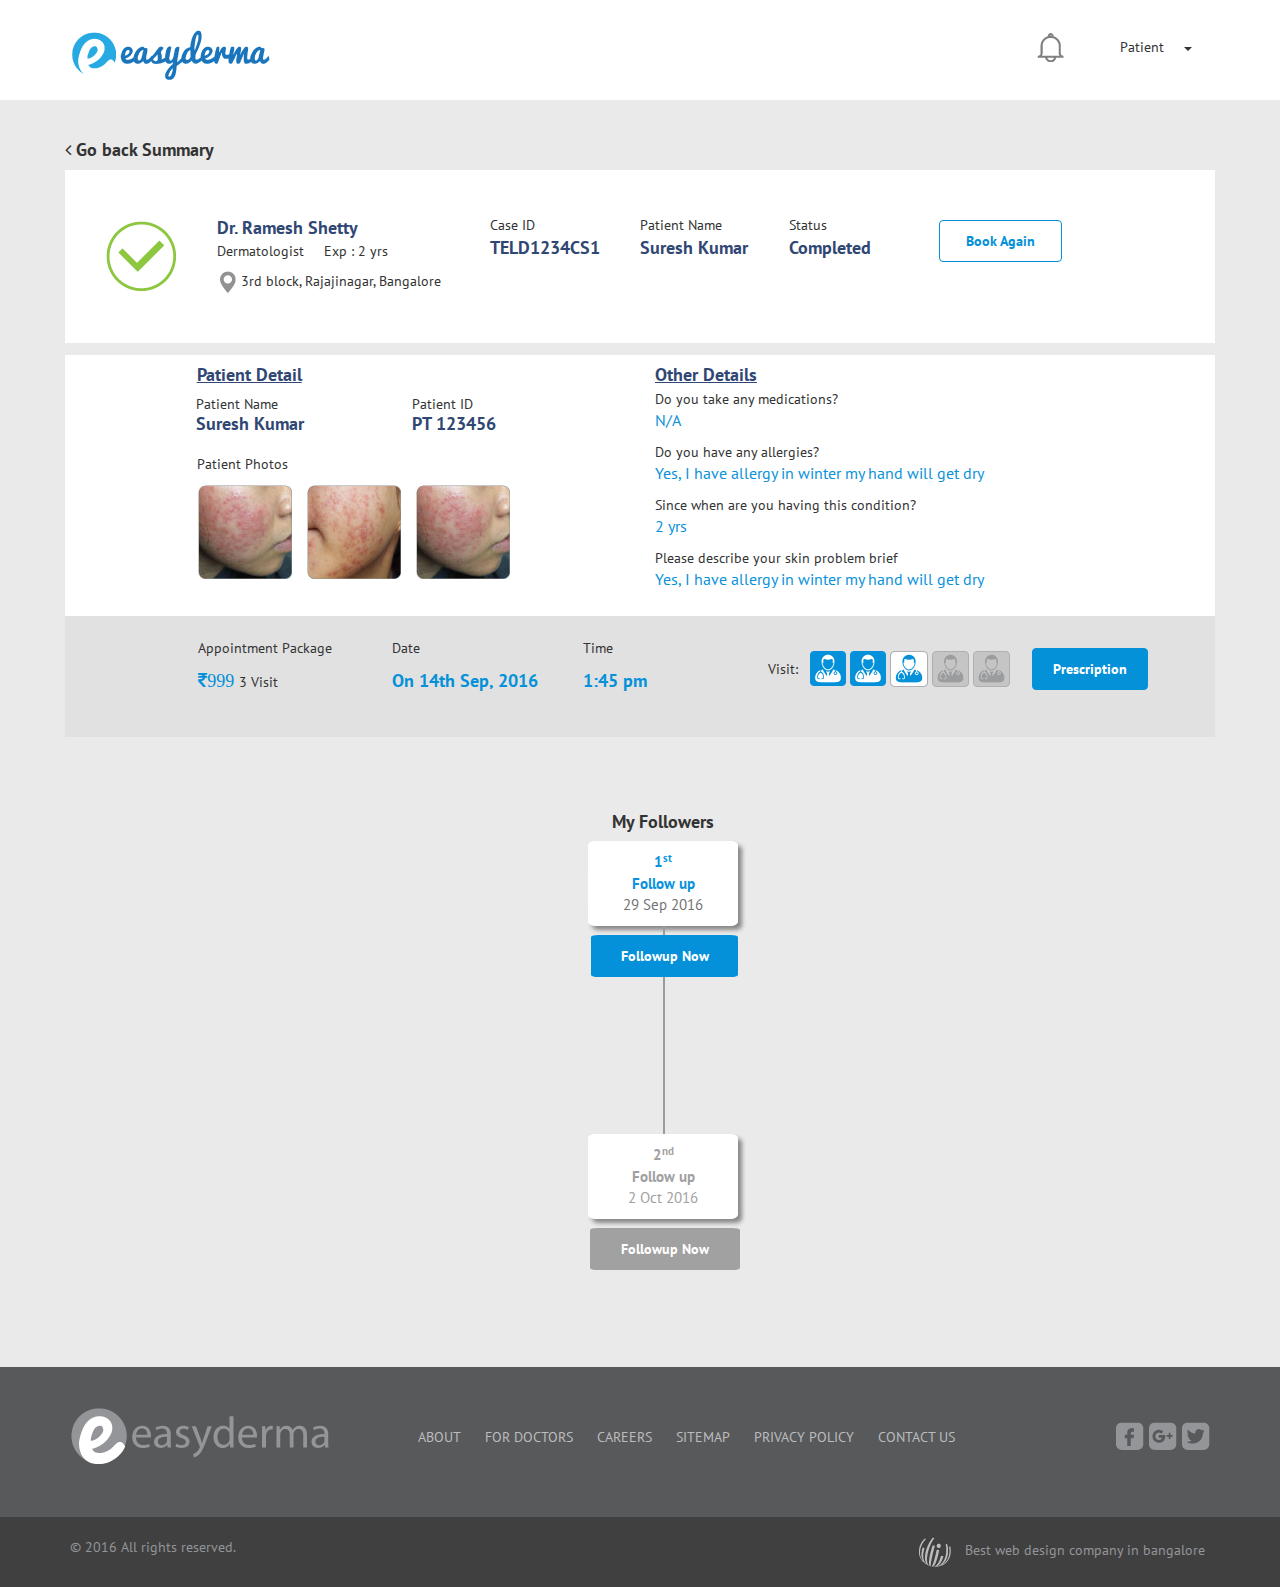
<file: Patient_follow_ups_01.html>
<!DOCTYPE html>
<html>
<head>
	<title>easyderma | Patient follow up-1</title>
	<meta name="viewport" content="width=device-width, initial-scale=1">
	<link href="https://fonts.googleapis.com/css?family=PT+Sans:400,700" rel="stylesheet">
    <link rel="stylesheet" type="text/css" href="css/bootstrap.min.css">
    <link rel="stylesheet" type="text/css" href="css/bootstrap-theme.min.css">
    <link rel="stylesheet" type="text/css" href="css/font-awesome.min.css">
    <link rel="stylesheet" type="text/css" href="css/owl.carousel.css">
    <link rel="stylesheet" type="text/css" href="css/owl.theme.css">
    <link rel="stylesheet" type="text/css" href="css/owl.theme.default.min.css">
    <link rel="stylesheet" href="css/jquery-ui.css" type="text/css">
    <link rel="stylesheet" href="css/flexslider.css" type="text/css" media="screen" />
    <link rel="stylesheet" type="text/css" href="css/style.css">
    <link rel="stylesheet" type="text/css" href="css/responsive.css">
    <link href="css/skins/all.css?v=1.0.2" rel="stylesheet">
</head>
<body>
<header>
    <div class="container">
        <div class="row">
            <div class="col-xs-4 col-sm-6 col-md-6">
                <a href="index.html"><img src="images/logo.png" alt="logo" class="img-responsive"></a>
            </div>
            <div class="col-xs-8 col-sm-6 col-md-6">
                <ul class="list-inline pull-right">
                    <li>
                        <img src="images/noti.png" alt="">
                    </li>
                    <li></li>
                    <li></li>
                    <li>
                        <div class="dropdown doctr_drop">
                            <button class="btn btnDrop_doctor dropdown-toggle" type="button" data-toggle="dropdown">Patient &nbsp;&nbsp;&nbsp;
                            <span class="caret"></span></button>
                            <ul class="dropdown-menu doctr_dropdown">
                                <li>
                                    <ul class="list-inline my_list">
                                        <li><img src="images/myprofile.png" alt=""></li>
                                        <li>
                                            <h4>Chandu Pattar</h4>
                                            <a href="#"><span>chandu.pattar@gmail.com</span></a>
                                        </li>
                                    </ul> 
                                </li>
                                <li class="divider"></li>
                                <li>
                                    <ul class="list-inline my_list">
                                        <li><img src="images/profile.png" alt=""></li>
                                        <li>
                                            <p><a href="patient_main.html">Profile</a></p>
                                        </li>
                                    </ul> 
                                </li>
                                <li>
                                    <ul class="list-inline my_list">
                                        <li><img src="images/setting.png" alt=""></li>
                                        <li>
                                            <p><a href="">Settings</a></p>
                                        </li>
                                    </ul> 
                                </li>
                                <li>
                                    <ul class="list-inline my_list">
                                        <li><img src="images/logout.png" alt=""></li>
                                        <li>
                                            <p><a href="">Logout</a></p>
                                        </li>
                                    </ul> 
                                </li>
                            </ul>
                        </div>
                    </li>
                </ul>
            </div>
        </div>
    </div>
</header>
<section id="view_case_details">
    <div class="container patient_case_cont">
        <div class="row">
            <div class="col-xs-12 col-sm-12 col-md-12">
               <h4><b><i class="fa fa-angle-left" aria-hidden="true"></i>&nbsp;Go back Summary</b></h4>
            </div>
            <div class="col-xs-12 col-sm-12 col-md-12">
                <div class="view_case_details_cont">
                    <div class="row heading_cont">
                        <div class="col-xs-12 col-sm-12 col-md-1">
                           <img src="images/tick.png" alt="" class="tick_mark">
                        </div>
                        <div class="col-xs-12 col-sm-12 col-md-10 patient_case">
                           <ul class="list-inline upcoming_list_itme">
                                <li>
                                    <p>
                                        <span>Dr. Ramesh Shetty</span>
                                    </p>
                                    Dermatologist &nbsp;&nbsp;&nbsp;&nbsp;Exp : 2 yrs
                                    <p>
                                        <img src="images/map_icon.png" alt="">
                                        3rd block, Rajajinagar, Bangalore
                                    </p>
                                </li>
                                <li>
                                    <p>
                                        Case ID <br>
                                        <span>TELD1234CS1</span>
                                    </p>
                                </li>
                                <li>
                                    <p>
                                        Patient Name <br>
                                        <span>Suresh Kumar</span>
                                    </p>
                                </li>
                                 <li>
                                    <p>
                                        Status <br>
                                        <span>Completed</span>
                                    </p>
                                </li>
                               
                                <li><a href="" class=" btn btnAgain">Book Again</a></li>
                            </ul>
                        </div>
                    </div>
                </div>
            </div>
            <div class="col-xs-12 col-sm-12 col-md-12">
                <div class="view_case_details_cont martop1">
                    <div class="row">
                        <div class="col-xs-12 col-sm-12 col-md-5 col-md-offset-1">
                            <h4><u>Patient Detail</u></h4>
                            <ul class="list-inline pt_list">
                                <li>
                                    <span>Patient Name</span>
                                    <h4>Suresh Kumar</h4>
                                </li>
                                <li>
                                    <span>Patient ID</span>
                                    <h4>PT 123456</h4>
                                </li>
                            </ul>
                            <p>Patient Photos</p>
                            <ul class="list-inline">
                                <li>
                                    <img src="images/pat2.jpg" alt="">
                                </li>
                                <li>
                                    <img src="images/pat1.png" alt="">
                                </li>
                                <li>
                                    <img src="images/pat2.jpg" alt="">
                                </li>
                            </ul>
                        </div>
                        <div class="col-xs-12 col-sm-12 col-md-5">
                            <h4><u>Other Details</u></h4>
                            <ul class="list-unstyled other_details_list">
                                <li>
                                    <p>Do you take any medications?</p>
                                    <p><span>N/A</span></p>
                                </li>
                                <li>
                                    <p>Do you have any allergies?</p>
                                    <p><span>Yes, I have allergy in winter my hand will get dry</span></p>
                                </li>
                                <li>
                                    <p>Since when are you having this condition?</p>
                                    <p><span>2 yrs</span></p>
                                </li>
                                <li>
                                    <p>Please describe your skin problem brief</p>
                                    <p><span>Yes, I have allergy in winter my hand will get dry</span></p>
                                </li>
                            </ul>
                        </div>
                    </div>
                </div>
            </div>
            <div class="col-xs-12 col-sm-12 col-md-12 appoint_nav_cont">
                <div class="appint_pack_details">
                    <div class="row">
                        <div class="col-md-11 col-md-offset-1">
                        <ul class="list-inline" id="ap_new">
                        <li>
                            <p>Appointment Package</p>
                            <p>
                                <span>
                                    <i class="fa fa-inr" aria-hidden="true">999</i>
                                </span>
                                3 Visit
                            </p>
                        </li>
                        <li>
                            <p>Date</p>
                            <p>
                                <span>On 14th Sep, 2016</span>
                            </p>
                        </li>
                        <li>
                            <p>Time</p>
                            <p>
                                <span>1:45 pm</span>
                            </p>
                        </li>
                        <li>
                            <ul class="list-inline visitor_list">
                                <li>
                                    <p>Visit:  </p>
                                </li>
                                <li>
                                    <img src="images/v1.png" alt="">
                                </li>
                                <li>
                                    <img src="images/v1.png" alt="">
                                </li>
                                <li>
                                    <img src="images/v2.png" alt="">
                                </li>
                                <li>
                                    <img src="images/v3.png" alt="">
                                </li>
                                <li>
                                    <img src="images/v3.png" alt="">
                                </li>
                            </ul>
                        </li>
                        <li>
                            <a href="Patient_follow_ups_02.html" class="btn btnPres">Prescription</a>
                        </li>
                    </ul> 
                    </div>
                    </div>
                </div>
            </div>
        </div>
        <div class="row follwup_01_cont">         
            <div class="col-md-2 col-md-offset-5">
                <div class="right_follw_up">
                    <h4 class="text-center"><b>My Followers</b></h4>
                    <div class="row date_follw_up">
                        <div class="follw-up-before-sec">
                            <p class="second">1<sup>st</sup></p>
                            <p class="follwup">Follow up</p>
                            <p class="second_date">29 Sep 2016</p>
                        </div>
                        <a href="" class="btn btnFollowNow">Followup Now</a>
                    </div>
                    <div class="row">
                        <div class="under_follw_sec">
                            <div class="follw-up-after-sec">
                                <p><b>2<sup>nd</sup></b></p>
                                <p><b>Follow up</b></p>
                                <p class="third_date">2 Oct 2016</p>
                            </div>
                            <a href="" class="btn btnFollowNow">Followup Now</a>
                        </div>
                    </div>
                </div>
            </div>         
        </div>
    </div>
</section> <!-- End of view case details section -->
<!-- Modal -->
  <div class="modal fade" id="viewcase_modal" role="dialog">
    <div class="modal-dialog">
    
      <!-- Modal content-->
      <div class="modal-content">
        <div class="modal-header">
          <button type="button" class="close" data-dismiss="modal">Close</button>
          <button type="button" class="close" data-dismiss="modal">Clear All</button>
          <h3 class="modal-title">Write Proscription</h3>
        </div>
        <div class="modal-body"><!-- model body -->
          <div class="doctr_detls">
              <ul>
                <li>
                  <label>Doctor Name</label>
                  <h3>Dr. Some Name</h3>
                </li>
                <li>
                  <label>Patient Name</label>
                  <h3>Some Name</h3>
                </li>
                <li>
                  <label>Date</label>
                  <h3>23 Oct 2016</h3>
                </li>
              </ul>
            </div>

            <div class="contant_wrp">
              <form>
                <textarea name="" id="" placeholder="Write Diagnostic Report"></textarea>
                <div class="lab_list">
                  <h4>Choose Lab Test</h4>

                    <ul class="first_list_grp">
                      <li>
                       <label class="control control--checkbox">
                          <input id="lab_list_1" type="checkbox">
                          <div class="control__indicator"></div>
                        </label>
                        <label for="lab_list_1">Some Content</label>
                      </li>
                      <li>
                       <label class="control control--checkbox">
                          <input id="lab_list_2" type="checkbox">
                          <div class="control__indicator"></div>
                        </label>
                        <label for="lab_list_2">Some Content</label>
                      </li>
                      <li>
                       <label class="control control--checkbox">
                          <input id="lab_list_3" type="checkbox">
                          <div class="control__indicator"></div>
                        </label>
                        <label for="lab_list_3">Some Content</label>
                      </li>
                      <li>
                       <label class="control control--checkbox">
                          <input id="lab_list_4" type="checkbox">
                          <div class="control__indicator"></div>
                        </label>
                        <label for="lab_list_4">Some Content</label>
                      </li>
                    </ul>

                    <ul>
                      <li>
                       <label class="control control--checkbox">
                          <input id="lab_list_5" type="checkbox">
                          <div class="control__indicator"></div>
                        </label>
                        <label for="lab_list_5">Some Content</label>
                      </li>
                      <li>
                        <label class="control control--checkbox">
                          <input id="lab_list_6" type="checkbox">
                          <div class="control__indicator"></div>
                        </label>
                        <label for="lab_list_6">Some Content</label>
                      </li>
                      <li>
                        <label class="control control--checkbox">
                          <input id="lab_list_7" type="checkbox">
                          <div class="control__indicator"></div>
                        </label>
                        <label for="lab_list_7">Some Content</label>
                      </li>
                      <li>
                        <label class="control control--checkbox">
                          <input id="lab_list_8" type="checkbox">
                          <div class="control__indicator"></div>
                        </label>
                        <label for="lab_list_8">Some Content</label>
                      </li>
                    </ul>

                    <ul>
                      <li>
                        <label class="control control--checkbox">
                          <input id="lab_list_9" type="checkbox">
                          <div class="control__indicator"></div>
                        </label>
                        <label for="lab_list_9">Some Content</label>
                      </li>
                      <li>
                        <label class="control control--checkbox">
                          <input id="lab_list_10" type="checkbox">
                          <div class="control__indicator"></div>
                        </label>
                        <label for="lab_list_10">Some Content</label>
                      </li>
                      <li>
                        <label class="control control--checkbox">
                          <input id="lab_list_11" type="checkbox">
                          <div class="control__indicator"></div>
                        </label>
                        <label for="lab_list_11">Some Content</label>
                      </li>
                      <li>
                        <label class="control control--checkbox">
                          <input id="lab_list_12" type="checkbox">
                          <div class="control__indicator"></div>
                        </label>
                        <label for="lab_list_12">Some Content</label>
                      </li>
                    </ul>

                    <ul>
                      <li>
                        <label class="control control--checkbox">
                          <input id="lab_list_13" type="checkbox">
                          <div class="control__indicator"></div>
                        </label>
                        <label for="lab_list_13">Some Content</label>
                      </li>
                      <li>
                        <label class="control control--checkbox">
                          <input id="lab_list_14" type="checkbox">
                          <div class="control__indicator"></div>
                        </label>
                        <label for="lab_list_14">Some Content</label>
                      </li>
                      <li>
                        <label class="control control--checkbox">
                          <input id="lab_list_15" type="checkbox">
                          <div class="control__indicator"></div>
                        </label>
                        <label for="lab_list_15">Some Content</label>
                      </li>
                      <li>
                        <label class="control control--checkbox">
                          <input id="lab_list_16" type="checkbox">
                          <div class="control__indicator"></div>
                        </label>
                        <label for="lab_list_16">Some Content</label>
                      </li>
                    </ul>

                    <div style="clear:both;"></div>
                </div>

                <div class="not_inList">
                  <label>Not in list</label>
                  <input type="" name="">
                </div>

                <div class="medicine_list">
                    
                  <ul class="medicine_ul_one">
                    <li>Medicine Name</li>
                    <li>Medicine Type</li>
                    <li>Morning</li>
                    <li>Afternoon</li>
                    <li>Evening</li>
                    <li>Night</li>
                    <li></li>
                  </ul>
                  <ul class="medicine_ul_two">
                    <li>Glimster-MI 500mg</li>
                    <li>
                      <select>
                        <option>one</option>
                        <option>two</option>
                      </select>
                    </li>
                    <li>
                      <select>
                        <option>one</option>
                        <option>two</option>
                      </select>
                    </li>
                    <li>
                      <select>
                        <option>one</option>
                        <option>two</option>
                      </select>
                    </li>
                    <li>
                      <select>
                        <option>one</option>
                        <option>two</option>
                      </select>
                    </li>
                    <li>
                      <select>
                        <option>one</option>
                        <option>two</option>
                      </select>
                    </li>
                    <li>+Add more</li>
                  </ul>
                </div>

                <div class="next_folow_up">
                  <label>When is next follow up?</label>
                  <input type="text" class="datepicker" name="" placeholder="21/2/2016">
                </div>

              </form>
            </div>

        </div><!-- / model body -->
        <div class="modal-footer">
          <button type="button" class="btn btnclose" data-dismiss="modal">Close</button>
          <button type="button" class="btn btnSend" >Send Prescription</button>
        </div>
      </div>
      
    </div>
  </div>
<footer>
    <div class="container">
        <div class="row">
             <div class="col-xs-12 col-sm-12 col-md-3">
                <a href="index.html"><img src="images/logo_footer.png" alt="footer-logo"></a>
             </div>
             <div class="col-xs-12 col-sm-10 col-md-7">
                <ul class="list-inline text-center footer_menu">
                    <li>
                        <a href="javascript:void(0);">ABOUT</a>
                    </li>
                    <li>
                        <a href="javascript:void(0);">FOR DOCTORS</a>
                    </li>
                    <li>
                        <a href="javascript:void(0);">CAREERS</a>
                    </li>
                    <li>
                        <a href="javascript:void(0);">SITEMAP</a>
                    </li>
                    <li>
                        <a href="javascript:void(0);">PRIVACY POLICY</a>
                    </li>
                    <li>
                        <a href="javascript:void(0);">CONTACT US</a>
                    </li>
                </ul>
             </div>
             <div class="col-xs-12 col-sm-2 col-md-2">
                <ul class="list-inline social_icon">
                    <li>
                        <a href="#"><img src="images/fb.png" alt=""></a>
                    </li>
                     <li>
                        <a href="#"><img src="images/g+.png" alt=""></a>
                    </li>
                     <li>
                        <a href="#"><img src="images/twitter.png" alt=""></a>
                    </li>
                </ul>
             </div>
        </div>
    </div>
</footer>
<section id="footer_bottom">
    <div class="container">
        <div class="row">
            <div class="col-xs-12 col-sm-6 col-md-6">
                &copy; 2016 All rights reserved.
            </div>
            <div class="col-xs-12 col-sm-6 col-md-6">
                <ul class="list-inline ul_company">
                    <li><img src="images/indglobal-grey-logo.png" alt=""></li>
                    <li>Best web design company in bangalore</li>
                </ul>
            </div>
        </div>
    </div>
</section>
<!-- Start scripts here -->
<script type="text/javascript" src="js/jquery-1.12.2.min.js"></script>
<script src="js/jquery-ui.js"></script>
<script type="text/javascript" src="js/bootstrap.min.js"></script>
<script src="js/owl.carousel.js"></script>
<script src="js/jquery.flexslider.js"></script>
<script src="js/owl.carousel.js"></script>
<script src="js/sticky-effect.js"></script>
<script src="js/jquery.range.js"></script>
<script src="js/icheck.js?v=1.0.2"></script>
<script src="js/custom.js"></script>
</body>
</html>
</file>
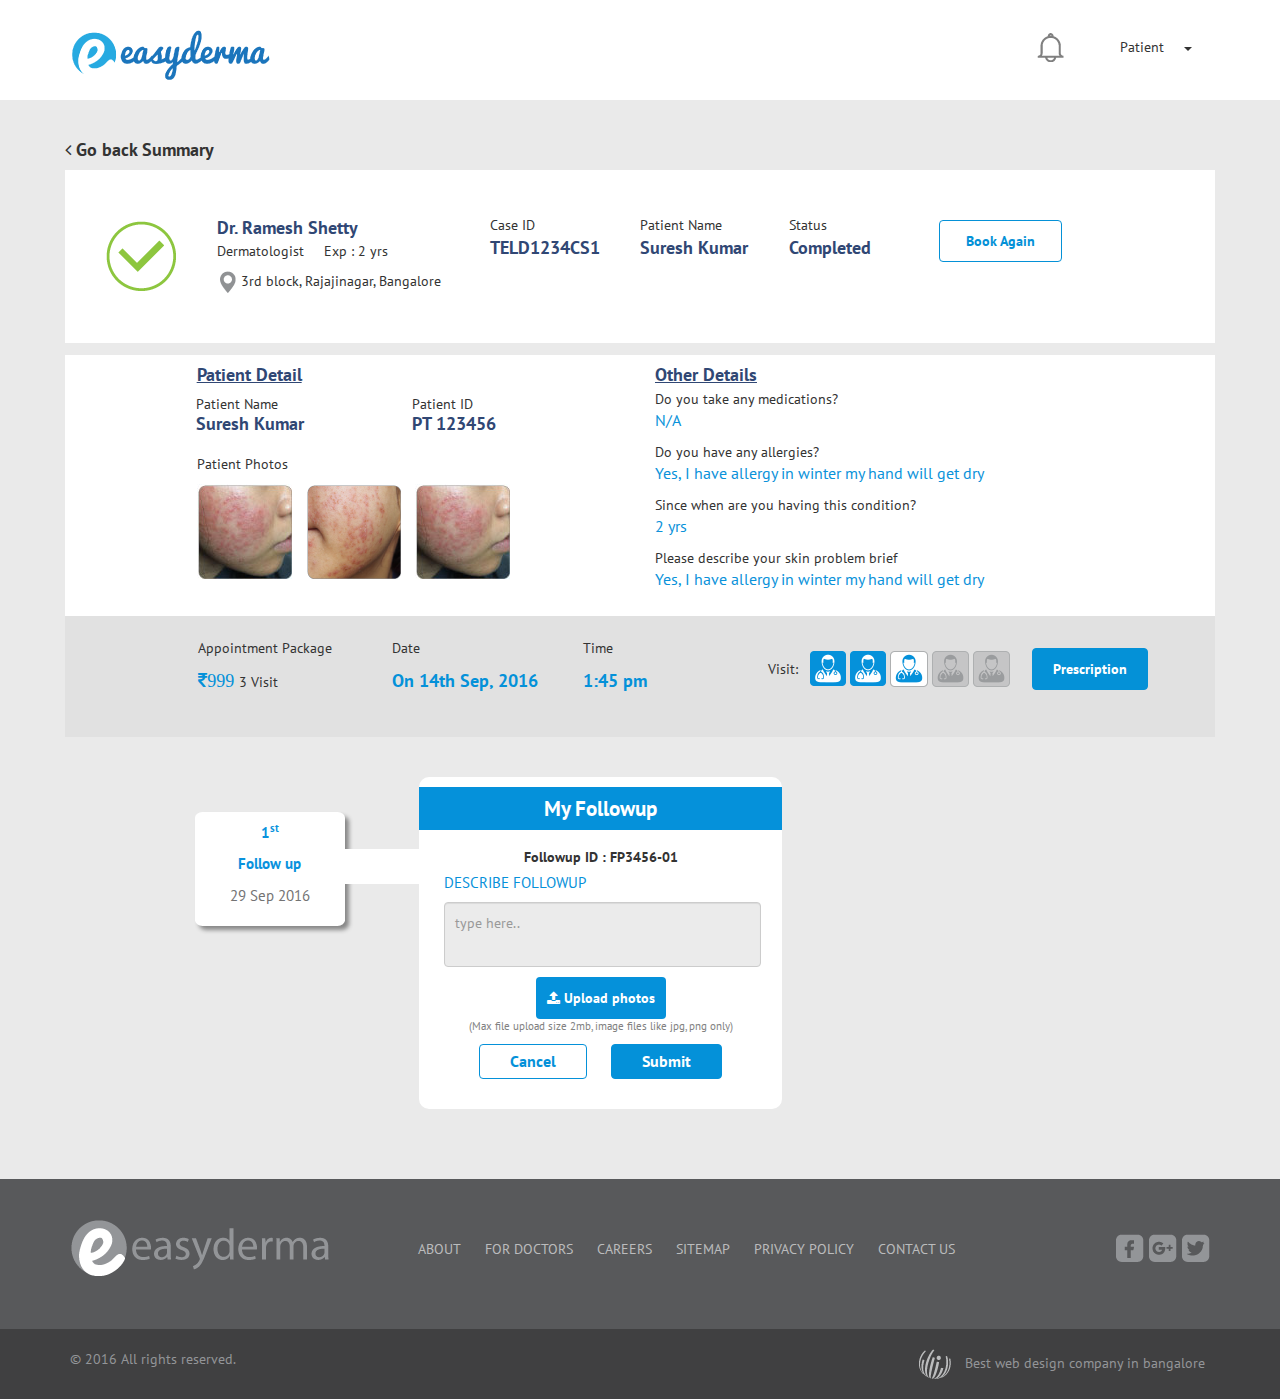
<file: Patient_follow_ups_02.html>
<!DOCTYPE html>
<html>
<head>
	<title>easyderma | Patient follow up-2</title>
	<meta name="viewport" content="width=device-width, initial-scale=1">
	<link href="https://fonts.googleapis.com/css?family=PT+Sans:400,700" rel="stylesheet">
    <link rel="stylesheet" type="text/css" href="css/bootstrap.min.css">
    <link rel="stylesheet" type="text/css" href="css/bootstrap-theme.min.css">
    <link rel="stylesheet" type="text/css" href="css/font-awesome.min.css">
    <link rel="stylesheet" type="text/css" href="css/owl.carousel.css">
    <link rel="stylesheet" type="text/css" href="css/owl.theme.css">
    <link rel="stylesheet" type="text/css" href="css/owl.theme.default.min.css">
    <link rel="stylesheet" href="css/jquery-ui.css" type="text/css">
    <link rel="stylesheet" href="css/flexslider.css" type="text/css" media="screen" />
    <link rel="stylesheet" type="text/css" href="css/style.css">
    <link rel="stylesheet" type="text/css" href="css/responsive.css">
    <link href="css/skins/all.css?v=1.0.2" rel="stylesheet">
</head>
<body>
<header>
    <div class="container">
        <div class="row">
            <div class="col-xs-4 col-sm-6 col-md-6">
                <a href="index.html"><img src="images/logo.png" alt="logo" class="img-responsive"></a>
            </div>
            <div class="col-xs-8 col-sm-6 col-md-6">
                <ul class="list-inline pull-right">
                    <li>
                        <img src="images/noti.png" alt="">
                    </li>
                    <li></li>
                    <li></li>
                    <li>
                        <div class="dropdown doctr_drop">
                            <button class="btn btnDrop_doctor dropdown-toggle" type="button" data-toggle="dropdown">Patient &nbsp;&nbsp;&nbsp;
                            <span class="caret"></span></button>
                            <ul class="dropdown-menu doctr_dropdown">
                                <li>
                                    <ul class="list-inline my_list">
                                        <li><img src="images/myprofile.png" alt=""></li>
                                        <li>
                                            <h4>Chandu Pattar</h4>
                                            <a href="#"><span>chandu.pattar@gmail.com</span></a>
                                        </li>
                                    </ul> 
                                </li>
                                <li class="divider"></li>
                                <li>
                                    <ul class="list-inline my_list">
                                        <li><img src="images/profile.png" alt=""></li>
                                        <li>
                                            <p><a href="patient_main.html">Profile</a></p>
                                        </li>
                                    </ul> 
                                </li>
                                <li>
                                    <ul class="list-inline my_list">
                                        <li><img src="images/setting.png" alt=""></li>
                                        <li>
                                            <p><a href="">Settings</a></p>
                                        </li>
                                    </ul> 
                                </li>
                                <li>
                                    <ul class="list-inline my_list">
                                        <li><img src="images/logout.png" alt=""></li>
                                        <li>
                                            <p><a href="">Logout</a></p>
                                        </li>
                                    </ul> 
                                </li>
                            </ul>
                        </div>
                    </li>
                </ul>
            </div>
        </div>
    </div>
</header>
<section id="view_case_details">
    <div class="container patient_case_cont">
        <div class="row">
            <div class="col-xs-12 col-sm-12 col-md-12">
               <h4><b><i class="fa fa-angle-left" aria-hidden="true"></i>&nbsp;Go back Summary</b></h4>
            </div>
            <div class="col-xs-12 col-sm-12 col-md-12">
                <div class="view_case_details_cont">
                    <div class="row heading_cont">
                        <div class="col-xs-12 col-sm-12 col-md-1">
                           <img src="images/tick.png" alt="" class="tick_mark">
                        </div>
                        <div class="col-xs-12 col-sm-12 col-md-10 patient_case">
                           <ul class="list-inline upcoming_list_itme">
                                <li>
                                    <p>
                                        <span>Dr. Ramesh Shetty</span>
                                    </p>
                                    Dermatologist &nbsp;&nbsp;&nbsp;&nbsp;Exp : 2 yrs
                                    <p>
                                        <img src="images/map_icon.png" alt="">
                                        3rd block, Rajajinagar, Bangalore
                                    </p>
                                </li>
                                <li>
                                    <p>
                                        Case ID <br>
                                        <span>TELD1234CS1</span>
                                    </p>
                                </li>
                                <li>
                                    <p>
                                        Patient Name <br>
                                        <span>Suresh Kumar</span>
                                    </p>
                                </li>
                                 <li>
                                    <p>
                                        Status <br>
                                        <span>Completed</span>
                                    </p>
                                </li>
                               
                                <li><a href="" class=" btn btnAgain">Book Again</a></li>
                            </ul>
                        </div>
                    </div>
                </div>
            </div>
            <div class="col-xs-12 col-sm-12 col-md-12">
                <div class="view_case_details_cont martop1">
                    <div class="row">
                        <div class="col-xs-12 col-sm-12 col-md-5 col-md-offset-1">
                            <h4><u>Patient Detail</u></h4>
                            <ul class="list-inline pt_list">
                                <li>
                                    <span>Patient Name</span>
                                    <h4>Suresh Kumar</h4>
                                </li>
                                <li>
                                    <span>Patient ID</span>
                                    <h4>PT 123456</h4>
                                </li>
                            </ul>
                            <p>Patient Photos</p>
                            <ul class="list-inline">
                                <li>
                                    <img src="images/pat2.jpg" alt="">
                                </li>
                                <li>
                                    <img src="images/pat1.png" alt="">
                                </li>
                                <li>
                                    <img src="images/pat2.jpg" alt="">
                                </li>
                            </ul>
                        </div>
                        <div class="col-xs-12 col-sm-12 col-md-5">
                            <h4><u>Other Details</u></h4>
                            <ul class="list-unstyled other_details_list">
                                <li>
                                    <p>Do you take any medications?</p>
                                    <p><span>N/A</span></p>
                                </li>
                                <li>
                                    <p>Do you have any allergies?</p>
                                    <p><span>Yes, I have allergy in winter my hand will get dry</span></p>
                                </li>
                                <li>
                                    <p>Since when are you having this condition?</p>
                                    <p><span>2 yrs</span></p>
                                </li>
                                <li>
                                    <p>Please describe your skin problem brief</p>
                                    <p><span>Yes, I have allergy in winter my hand will get dry</span></p>
                                </li>
                            </ul>
                        </div>
                    </div>
                </div>
            </div>
            <div class="col-xs-12 col-sm-12 col-md-12 appoint_nav_cont">
                <div class="appint_pack_details">
                    <div class="row">
                        <div class="col-md-11 col-md-offset-1">
                        <ul class="list-inline" id="ap_new">
                        <li>
                            <p>Appointment Package</p>
                            <p>
                                <span>
                                    <i class="fa fa-inr" aria-hidden="true">999</i>
                                </span>
                                3 Visit
                            </p>
                        </li>
                        <li>
                            <p>Date</p>
                            <p>
                                <span>On 14th Sep, 2016</span>
                            </p>
                        </li>
                        <li>
                            <p>Time</p>
                            <p>
                                <span>1:45 pm</span>
                            </p>
                        </li>
                        <li>
                            <ul class="list-inline visitor_list">
                                <li>
                                    <p>Visit:  </p>
                                </li>
                                <li>
                                    <img src="images/v1.png" alt="">
                                </li>
                                <li>
                                    <img src="images/v1.png" alt="">
                                </li>
                                <li>
                                    <img src="images/v2.png" alt="">
                                </li>
                                <li>
                                    <img src="images/v3.png" alt="">
                                </li>
                                <li>
                                    <img src="images/v3.png" alt="">
                                </li>
                            </ul>
                        </li>
                        <li>
                            <a href="Patient_follow_ups_03.html" class="btn btnPres">Prescription</a>
                        </li>
                    </ul> 
                    </div>
                    </div>
                </div>
            </div>
        </div>
        <div class="row follower2_cont">         
            <div class="col-md-2 col-md-offset-1">
                <div class="right_follw_up">
                    <div class="row date_follw_up">
                        <div class="follw-up-before-sec1">
                            <p class="second">1<sup>st</sup></p>
                            <p class="follwup">Follow up</p>
                            <p class="second_date">29 Sep 2016</p>
                        </div>
                    </div>
                </div>
            </div>
            <div class="col-md-4 custom_margin">
                <div class="followupwhole_section view_case_follower follower2">
                    <div class="follow_up_section">
                        <div class="row heading_row martop">
                            <h4>My Followup</h4>
                        </div>
                        <div class="row name_id_bottom_row">
                            <div class="name_id_bottom martop">
                                <h5 class="text-center">
                                   <b>Followup ID : FP3456-01</b>
                                </h5>
                                <h4>DESCRIBE FOLLOWUP</h4>
                                <form>
                                    <div class="form-group text_form">        
                                        <textarea class="form-control follow-up-textarea" rows="10" id="comment" placeholder="type here.."></textarea>
                                    </div>                      
                                </form>
                                <div class="btnUpload_cont">
                                    <a href="" class="btn btnUpload_photos text-center">
                                        <i class="fa fa-upload" aria-hidden="true"></i> Upload photos
                                    </a>
                                    <p>(Max file upload size 2mb, image files like jpg, png only)</p>
                                    <button class="btn btnCancel">Cancel</button>
                                    <button class="btn btnSubmit">Submit</button>
                                </div>
                            </div>
                        </div>
                    </div>
                </div>
            </div>          
        </div>
    </div>
</section> <!-- End of view case details section -->
<!-- Modal -->
  <div class="modal fade" id="viewcase_modal" role="dialog">
    <div class="modal-dialog">
    
      <!-- Modal content-->
      <div class="modal-content">
        <div class="modal-header">
          <button type="button" class="close" data-dismiss="modal">Close</button>
          <button type="button" class="close" data-dismiss="modal">Clear All</button>
          <h3 class="modal-title">Write Proscription</h3>
        </div>
        <div class="modal-body"><!-- model body -->
          <div class="doctr_detls">
              <ul>
                <li>
                  <label>Doctor Name</label>
                  <h3>Dr. Some Name</h3>
                </li>
                <li>
                  <label>Patient Name</label>
                  <h3>Some Name</h3>
                </li>
                <li>
                  <label>Date</label>
                  <h3>23 Oct 2016</h3>
                </li>
              </ul>
            </div>

            <div class="contant_wrp">
              <form>
                <textarea name="" id="" placeholder="Write Diagnostic Report"></textarea>
                <div class="lab_list">
                  <h4>Choose Lab Test</h4>

                    <ul class="first_list_grp">
                      <li>
                       <label class="control control--checkbox">
                          <input id="lab_list_1" type="checkbox">
                          <div class="control__indicator"></div>
                        </label>
                        <label for="lab_list_1">Some Content</label>
                      </li>
                      <li>
                       <label class="control control--checkbox">
                          <input id="lab_list_2" type="checkbox">
                          <div class="control__indicator"></div>
                        </label>
                        <label for="lab_list_2">Some Content</label>
                      </li>
                      <li>
                       <label class="control control--checkbox">
                          <input id="lab_list_3" type="checkbox">
                          <div class="control__indicator"></div>
                        </label>
                        <label for="lab_list_3">Some Content</label>
                      </li>
                      <li>
                       <label class="control control--checkbox">
                          <input id="lab_list_4" type="checkbox">
                          <div class="control__indicator"></div>
                        </label>
                        <label for="lab_list_4">Some Content</label>
                      </li>
                    </ul>

                    <ul>
                      <li>
                       <label class="control control--checkbox">
                          <input id="lab_list_5" type="checkbox">
                          <div class="control__indicator"></div>
                        </label>
                        <label for="lab_list_5">Some Content</label>
                      </li>
                      <li>
                        <label class="control control--checkbox">
                          <input id="lab_list_6" type="checkbox">
                          <div class="control__indicator"></div>
                        </label>
                        <label for="lab_list_6">Some Content</label>
                      </li>
                      <li>
                        <label class="control control--checkbox">
                          <input id="lab_list_7" type="checkbox">
                          <div class="control__indicator"></div>
                        </label>
                        <label for="lab_list_7">Some Content</label>
                      </li>
                      <li>
                        <label class="control control--checkbox">
                          <input id="lab_list_8" type="checkbox">
                          <div class="control__indicator"></div>
                        </label>
                        <label for="lab_list_8">Some Content</label>
                      </li>
                    </ul>

                    <ul>
                      <li>
                        <label class="control control--checkbox">
                          <input id="lab_list_9" type="checkbox">
                          <div class="control__indicator"></div>
                        </label>
                        <label for="lab_list_9">Some Content</label>
                      </li>
                      <li>
                        <label class="control control--checkbox">
                          <input id="lab_list_10" type="checkbox">
                          <div class="control__indicator"></div>
                        </label>
                        <label for="lab_list_10">Some Content</label>
                      </li>
                      <li>
                        <label class="control control--checkbox">
                          <input id="lab_list_11" type="checkbox">
                          <div class="control__indicator"></div>
                        </label>
                        <label for="lab_list_11">Some Content</label>
                      </li>
                      <li>
                        <label class="control control--checkbox">
                          <input id="lab_list_12" type="checkbox">
                          <div class="control__indicator"></div>
                        </label>
                        <label for="lab_list_12">Some Content</label>
                      </li>
                    </ul>

                    <ul>
                      <li>
                        <label class="control control--checkbox">
                          <input id="lab_list_13" type="checkbox">
                          <div class="control__indicator"></div>
                        </label>
                        <label for="lab_list_13">Some Content</label>
                      </li>
                      <li>
                        <label class="control control--checkbox">
                          <input id="lab_list_14" type="checkbox">
                          <div class="control__indicator"></div>
                        </label>
                        <label for="lab_list_14">Some Content</label>
                      </li>
                      <li>
                        <label class="control control--checkbox">
                          <input id="lab_list_15" type="checkbox">
                          <div class="control__indicator"></div>
                        </label>
                        <label for="lab_list_15">Some Content</label>
                      </li>
                      <li>
                        <label class="control control--checkbox">
                          <input id="lab_list_16" type="checkbox">
                          <div class="control__indicator"></div>
                        </label>
                        <label for="lab_list_16">Some Content</label>
                      </li>
                    </ul>

                    <div style="clear:both;"></div>
                </div>

                <div class="not_inList">
                  <label>Not in list</label>
                  <input type="" name="">
                </div>

                <div class="medicine_list">
                    
                  <ul class="medicine_ul_one">
                    <li>Medicine Name</li>
                    <li>Medicine Type</li>
                    <li>Morning</li>
                    <li>Afternoon</li>
                    <li>Evening</li>
                    <li>Night</li>
                    <li></li>
                  </ul>
                  <ul class="medicine_ul_two">
                    <li>Glimster-MI 500mg</li>
                    <li>
                      <select>
                        <option>one</option>
                        <option>two</option>
                      </select>
                    </li>
                    <li>
                      <select>
                        <option>one</option>
                        <option>two</option>
                      </select>
                    </li>
                    <li>
                      <select>
                        <option>one</option>
                        <option>two</option>
                      </select>
                    </li>
                    <li>
                      <select>
                        <option>one</option>
                        <option>two</option>
                      </select>
                    </li>
                    <li>
                      <select>
                        <option>one</option>
                        <option>two</option>
                      </select>
                    </li>
                    <li>+Add more</li>
                  </ul>
                </div>

                <div class="next_folow_up">
                  <label>When is next follow up?</label>
                  <input type="text" class="datepicker" name="" placeholder="21/2/2016">
                </div>

              </form>
            </div>

        </div><!-- / model body -->
        <div class="modal-footer">
          <button type="button" class="btn btnclose" data-dismiss="modal">Close</button>
          <button type="button" class="btn btnSend" >Send Prescription</button>
        </div>
      </div>
      
    </div>
  </div>
<footer>
    <div class="container">
        <div class="row">
             <div class="col-xs-12 col-sm-12 col-md-3">
                <a href="index.html"><img src="images/logo_footer.png" alt="footer-logo"></a>
             </div>
             <div class="col-xs-12 col-sm-10 col-md-7">
                <ul class="list-inline text-center footer_menu">
                    <li>
                        <a href="javascript:void(0);">ABOUT</a>
                    </li>
                    <li>
                        <a href="javascript:void(0);">FOR DOCTORS</a>
                    </li>
                    <li>
                        <a href="javascript:void(0);">CAREERS</a>
                    </li>
                    <li>
                        <a href="javascript:void(0);">SITEMAP</a>
                    </li>
                    <li>
                        <a href="javascript:void(0);">PRIVACY POLICY</a>
                    </li>
                    <li>
                        <a href="javascript:void(0);">CONTACT US</a>
                    </li>
                </ul>
             </div>
             <div class="col-xs-12 col-sm-2 col-md-2">
                <ul class="list-inline social_icon">
                    <li>
                        <a href="#"><img src="images/fb.png" alt=""></a>
                    </li>
                     <li>
                        <a href="#"><img src="images/g+.png" alt=""></a>
                    </li>
                     <li>
                        <a href="#"><img src="images/twitter.png" alt=""></a>
                    </li>
                </ul>
             </div>
        </div>
    </div>
</footer>
<section id="footer_bottom">
    <div class="container">
        <div class="row">
            <div class="col-xs-12 col-sm-6 col-md-6">
                &copy; 2016 All rights reserved.
            </div>
            <div class="col-xs-12 col-sm-6 col-md-6">
                <ul class="list-inline ul_company">
                    <li><img src="images/indglobal-grey-logo.png" alt=""></li>
                    <li>Best web design company in bangalore</li>
                </ul>
            </div>
        </div>
    </div>
</section>
<!-- Start scripts here -->
<script type="text/javascript" src="js/jquery-1.12.2.min.js"></script>
<script src="js/jquery-ui.js"></script>
<script type="text/javascript" src="js/bootstrap.min.js"></script>
<script src="js/owl.carousel.js"></script>
<script src="js/jquery.flexslider.js"></script>
<script src="js/owl.carousel.js"></script>
<script src="js/sticky-effect.js"></script>
<script src="js/jquery.range.js"></script>
<script src="js/icheck.js?v=1.0.2"></script>
<script src="js/custom.js"></script>
</body>
</html>
</file>
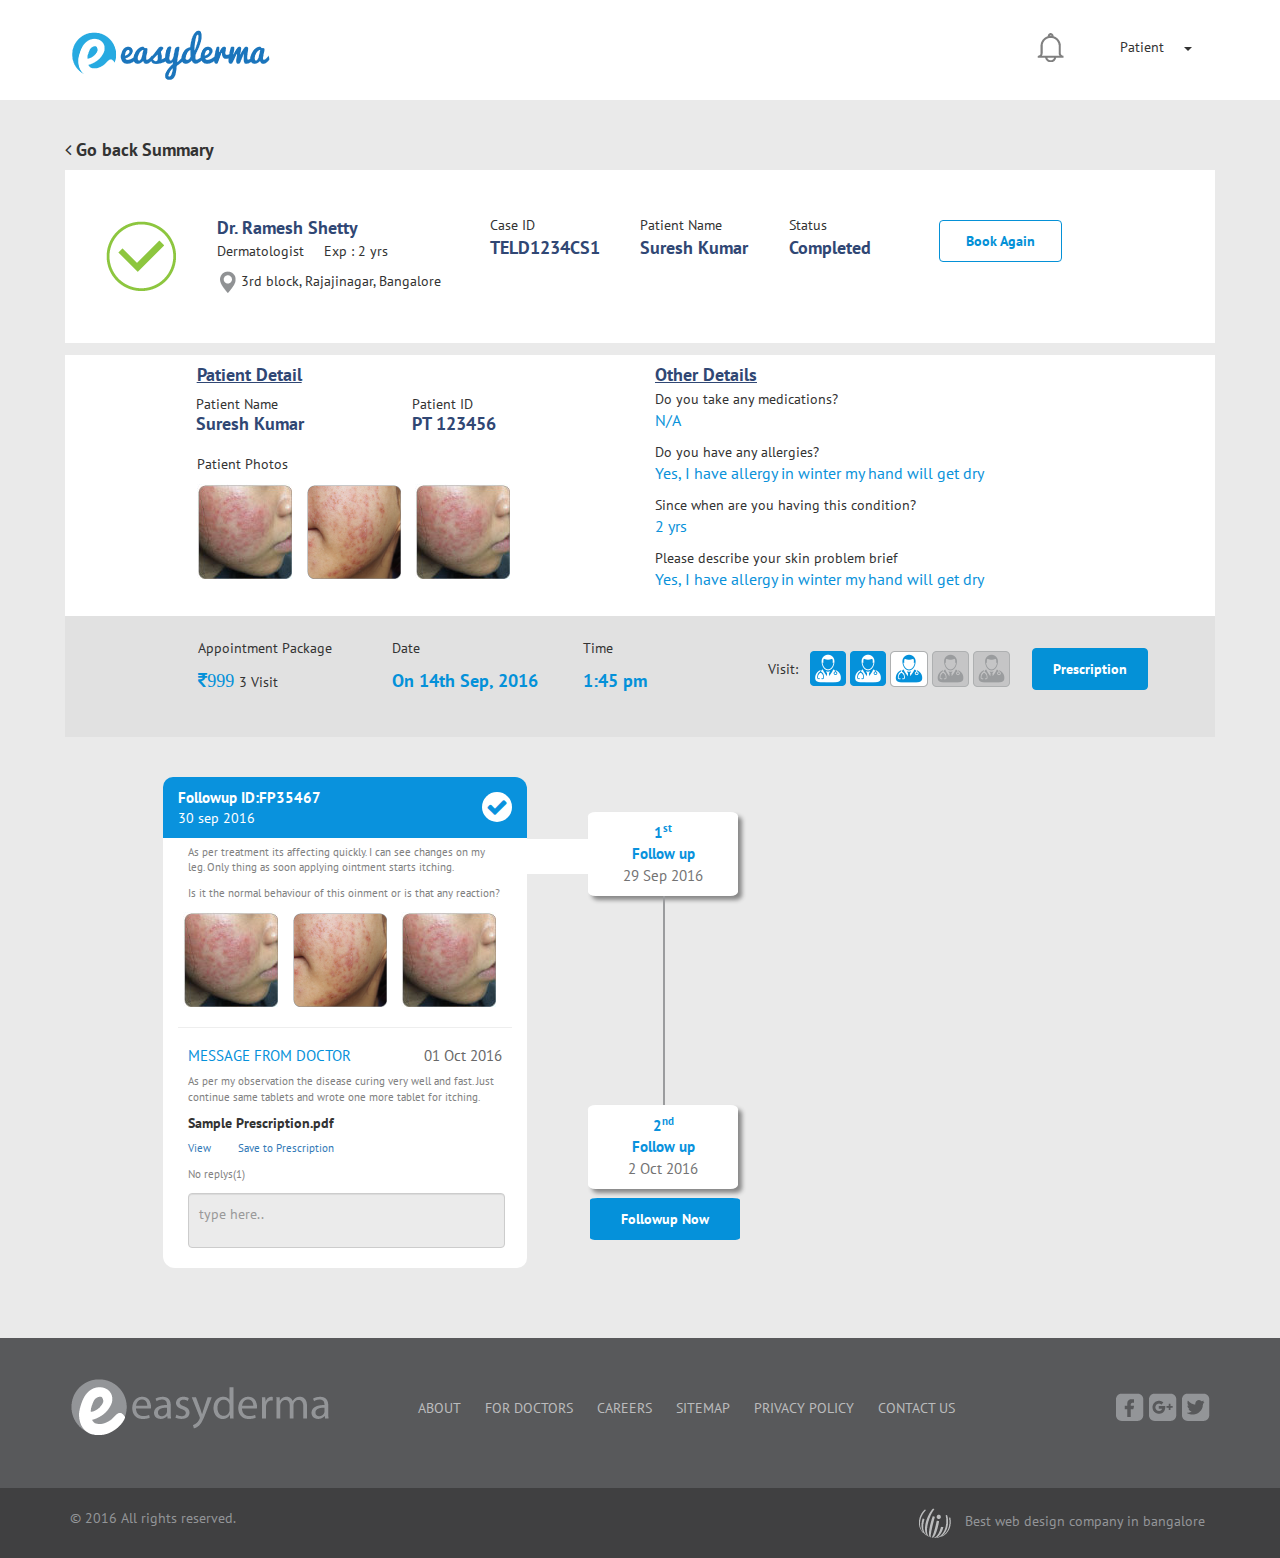
<file: Patient_follow_ups_03.html>
<!DOCTYPE html>
<html>
<head>
	<title>easyderma | Patient follow up-3</title>
	<meta name="viewport" content="width=device-width, initial-scale=1">
	<link href="https://fonts.googleapis.com/css?family=PT+Sans:400,700" rel="stylesheet">
    <link rel="stylesheet" type="text/css" href="css/bootstrap.min.css">
    <link rel="stylesheet" type="text/css" href="css/bootstrap-theme.min.css">
    <link rel="stylesheet" type="text/css" href="css/font-awesome.min.css">
    <link rel="stylesheet" type="text/css" href="css/owl.carousel.css">
    <link rel="stylesheet" type="text/css" href="css/owl.theme.css">
    <link rel="stylesheet" type="text/css" href="css/owl.theme.default.min.css">
    <link rel="stylesheet" href="css/jquery-ui.css" type="text/css">
    <link rel="stylesheet" href="css/flexslider.css" type="text/css" media="screen" />
    <link rel="stylesheet" type="text/css" href="css/style.css">
    <link rel="stylesheet" type="text/css" href="css/responsive.css">
    <link href="css/skins/all.css?v=1.0.2" rel="stylesheet">
</head>
<body>
<header>
    <div class="container">
        <div class="row">
            <div class="col-xs-4 col-sm-6 col-md-6">
                <a href="index.html"><img src="images/logo.png" alt="logo" class="img-responsive"></a>
            </div>
            <div class="col-xs-8 col-sm-6 col-md-6">
                <ul class="list-inline pull-right">
                    <li>
                        <img src="images/noti.png" alt="">
                    </li>
                    <li></li>
                    <li></li>
                    <li>
                        <div class="dropdown doctr_drop">
                            <button class="btn btnDrop_doctor dropdown-toggle" type="button" data-toggle="dropdown">Patient &nbsp;&nbsp;&nbsp;
                            <span class="caret"></span></button>
                            <ul class="dropdown-menu doctr_dropdown">
                                <li>
                                    <ul class="list-inline my_list">
                                        <li><img src="images/myprofile.png" alt=""></li>
                                        <li>
                                            <h4>Chandu Pattar</h4>
                                            <a href="#"><span>chandu.pattar@gmail.com</span></a>
                                        </li>
                                    </ul> 
                                </li>
                                <li class="divider"></li>
                                <li>
                                    <ul class="list-inline my_list">
                                        <li><img src="images/profile.png" alt=""></li>
                                        <li>
                                            <p><a href="patient_main.html">Profile</a></p>
                                        </li>
                                    </ul> 
                                </li>
                                <li>
                                    <ul class="list-inline my_list">
                                        <li><img src="images/setting.png" alt=""></li>
                                        <li>
                                            <p><a href="">Settings</a></p>
                                        </li>
                                    </ul> 
                                </li>
                                <li>
                                    <ul class="list-inline my_list">
                                        <li><img src="images/logout.png" alt=""></li>
                                        <li>
                                            <p><a href="">Logout</a></p>
                                        </li>
                                    </ul> 
                                </li>
                            </ul>
                        </div>
                    </li>
                </ul>
            </div>
        </div>
    </div>
</header>
<section id="view_case_details">
    <div class="container patient_case_cont">
        <div class="row">
            <div class="col-xs-12 col-sm-12 col-md-12">
               <h4><b><i class="fa fa-angle-left" aria-hidden="true"></i>&nbsp;Go back Summary</b></h4>
            </div>
            <div class="col-xs-12 col-sm-12 col-md-12">
                <div class="view_case_details_cont">
                    <div class="row heading_cont">
                        <div class="col-xs-12 col-sm-12 col-md-1">
                           <img src="images/tick.png" alt="" class="tick_mark">
                        </div>
                        <div class="col-xs-12 col-sm-12 col-md-10 patient_case">
                           <ul class="list-inline upcoming_list_itme">
                                <li>
                                    <p>
                                        <span>Dr. Ramesh Shetty</span>
                                    </p>
                                    Dermatologist &nbsp;&nbsp;&nbsp;&nbsp;Exp : 2 yrs
                                    <p>
                                        <img src="images/map_icon.png" alt="">
                                        3rd block, Rajajinagar, Bangalore
                                    </p>
                                </li>
                                <li>
                                    <p>
                                        Case ID <br>
                                        <span>TELD1234CS1</span>
                                    </p>
                                </li>
                                <li>
                                    <p>
                                        Patient Name <br>
                                        <span>Suresh Kumar</span>
                                    </p>
                                </li>
                                 <li>
                                    <p>
                                        Status <br>
                                        <span>Completed</span>
                                    </p>
                                </li>
                               
                                <li><a href="" class=" btn btnAgain">Book Again</a></li>
                            </ul>
                        </div>
                    </div>
                </div>
            </div>
            <div class="col-xs-12 col-sm-12 col-md-12">
                <div class="view_case_details_cont martop1">
                    <div class="row">
                        <div class="col-xs-12 col-sm-12 col-md-5 col-md-offset-1">
                            <h4><u>Patient Detail</u></h4>
                            <ul class="list-inline pt_list">
                                <li>
                                    <span>Patient Name</span>
                                    <h4>Suresh Kumar</h4>
                                </li>
                                <li>
                                    <span>Patient ID</span>
                                    <h4>PT 123456</h4>
                                </li>
                            </ul>
                            <p>Patient Photos</p>
                            <ul class="list-inline">
                                <li>
                                    <img src="images/pat2.jpg" alt="">
                                </li>
                                <li>
                                    <img src="images/pat1.png" alt="">
                                </li>
                                <li>
                                    <img src="images/pat2.jpg" alt="">
                                </li>
                            </ul>
                        </div>
                        <div class="col-xs-12 col-sm-12 col-md-5">
                            <h4><u>Other Details</u></h4>
                            <ul class="list-unstyled other_details_list">
                                <li>
                                    <p>Do you take any medications?</p>
                                    <p><span>N/A</span></p>
                                </li>
                                <li>
                                    <p>Do you have any allergies?</p>
                                    <p><span>Yes, I have allergy in winter my hand will get dry</span></p>
                                </li>
                                <li>
                                    <p>Since when are you having this condition?</p>
                                    <p><span>2 yrs</span></p>
                                </li>
                                <li>
                                    <p>Please describe your skin problem brief</p>
                                    <p><span>Yes, I have allergy in winter my hand will get dry</span></p>
                                </li>
                            </ul>
                        </div>
                    </div>
                </div>
            </div>
            <div class="col-xs-12 col-sm-12 col-md-12 appoint_nav_cont">
                <div class="appint_pack_details">
                    <div class="row">
                        <div class="col-md-11 col-md-offset-1">
                        <ul class="list-inline" id="ap_new">
                        <li>
                            <p>Appointment Package</p>
                            <p>
                                <span>
                                    <i class="fa fa-inr" aria-hidden="true">999</i>
                                </span>
                                3 Visit
                            </p>
                        </li>
                        <li>
                            <p>Date</p>
                            <p>
                                <span>On 14th Sep, 2016</span>
                            </p>
                        </li>
                        <li>
                            <p>Time</p>
                            <p>
                                <span>1:45 pm</span>
                            </p>
                        </li>
                        <li>
                            <ul class="list-inline visitor_list">
                                <li>
                                    <p>Visit:  </p>
                                </li>
                                <li>
                                    <img src="images/v1.png" alt="">
                                </li>
                                <li>
                                    <img src="images/v1.png" alt="">
                                </li>
                                <li>
                                    <img src="images/v2.png" alt="">
                                </li>
                                <li>
                                    <img src="images/v3.png" alt="">
                                </li>
                                <li>
                                    <img src="images/v3.png" alt="">
                                </li>
                            </ul>
                        </li>
                        <li>
                            <a href="Patient_follow_ups_04.html" class="btn btnPres">Prescription</a>
                        </li>
                    </ul> 
                    </div>
                    </div>
                </div>
            </div>
        </div>
        <div class="row">         
            <div class="col-md-4 col-md-offset-1">
                <div class="followupwhole_section view_case_follower">
                    <div class="row follow_up_1 mar_00">
                        <p class="follw_id">Followup ID:FP35467</p>
                        <p class="date_followup">30 sep 2016</p>
                        <span class="tick_sign"><i class="fa fa-check" aria-hidden="true"></i></span>
                    </div>
                    <div class="follow_up_section">
                        <div class="row">
                            <div class="name_id_bottom martop">
                                <p>
                                   As per treatment its affecting quickly. I can see changes on my leg. Only thing as soon applying ointment starts itching.
                                </p>
                                <p>Is it the normal behaviour of this oinment or is that any reaction?</p>
                                <ul class="patient_list_img">
                                    <li><img src="images/pat2.jpg"></li>
                                    <li><img src="images/pat1.png"></li>
                                    <li><img src="images/pat2.jpg"></li>
                                <hr class="hr_profile">
                                </ul>
                                <h4>MESSAGE FROM DOCTOR <span class="msg_date pull-right">01 Oct 2016</span></h4>
                                <p>As per my observation the disease curing very well and fast. Just continue same tablets and wrote one more tablet for itching.</p>
                                <h5><b>Sample Prescription.pdf</b></h5>
                                <p>
                                    <a href="">View</a>&nbsp;&nbsp;&nbsp;&nbsp;&nbsp;&nbsp;&nbsp;&nbsp;
                                    <a href="">Save to Prescription</a>
                                </p>  
                                <p>No replys(1)</p>   
                                <form>
                                    <div class="form-group text_form">        
                                        <textarea class="form-control follow-up-textarea" rows="5" id="comment" placeholder="type here.."></textarea>
                                    </div>                       
                                </form>
                            </div>
                        </div>
                    </div>
                </div>
            </div> 
            <div class="col-md-2">
                <div class="right_follw_up">
                    <div class="row date_follw_up">
                        <div class="follw-up-before-sec">
                            <p class="second">1<sup>st</sup></p>
                            <p class="follwup">Follow up</p>
                            <p class="second_date">29 Sep 2016</p>
                        </div>
                    </div>
                    <div class="row">
                        <div class="under_follw_sec">
                            <div class="follw-up-after-sec">
                                <p class="second">2<sup>nd</sup></p>
                                <p class="follwup">Follow up</p>
                                <p class="third_date">2 Oct 2016</p>
                            </div>
                            <a href="" class="btn btnFollowNow">Followup Now</a>
                        </div>
                    </div>
                </div>
            </div>         
        </div>
    </div>
</section> <!-- End of view case details section -->
<!-- Modal -->
  <div class="modal fade" id="viewcase_modal" role="dialog">
    <div class="modal-dialog">
    
      <!-- Modal content-->
      <div class="modal-content">
        <div class="modal-header">
          <button type="button" class="close" data-dismiss="modal">Close</button>
          <button type="button" class="close" data-dismiss="modal">Clear All</button>
          <h3 class="modal-title">Write Proscription</h3>
        </div>
        <div class="modal-body"><!-- model body -->
          <div class="doctr_detls">
              <ul>
                <li>
                  <label>Doctor Name</label>
                  <h3>Dr. Some Name</h3>
                </li>
                <li>
                  <label>Patient Name</label>
                  <h3>Some Name</h3>
                </li>
                <li>
                  <label>Date</label>
                  <h3>23 Oct 2016</h3>
                </li>
              </ul>
            </div>

            <div class="contant_wrp">
              <form>
                <textarea name="" id="" placeholder="Write Diagnostic Report"></textarea>
                <div class="lab_list">
                  <h4>Choose Lab Test</h4>

                    <ul class="first_list_grp">
                      <li>
                       <label class="control control--checkbox">
                          <input id="lab_list_1" type="checkbox">
                          <div class="control__indicator"></div>
                        </label>
                        <label for="lab_list_1">Some Content</label>
                      </li>
                      <li>
                       <label class="control control--checkbox">
                          <input id="lab_list_2" type="checkbox">
                          <div class="control__indicator"></div>
                        </label>
                        <label for="lab_list_2">Some Content</label>
                      </li>
                      <li>
                       <label class="control control--checkbox">
                          <input id="lab_list_3" type="checkbox">
                          <div class="control__indicator"></div>
                        </label>
                        <label for="lab_list_3">Some Content</label>
                      </li>
                      <li>
                       <label class="control control--checkbox">
                          <input id="lab_list_4" type="checkbox">
                          <div class="control__indicator"></div>
                        </label>
                        <label for="lab_list_4">Some Content</label>
                      </li>
                    </ul>

                    <ul>
                      <li>
                       <label class="control control--checkbox">
                          <input id="lab_list_5" type="checkbox">
                          <div class="control__indicator"></div>
                        </label>
                        <label for="lab_list_5">Some Content</label>
                      </li>
                      <li>
                        <label class="control control--checkbox">
                          <input id="lab_list_6" type="checkbox">
                          <div class="control__indicator"></div>
                        </label>
                        <label for="lab_list_6">Some Content</label>
                      </li>
                      <li>
                        <label class="control control--checkbox">
                          <input id="lab_list_7" type="checkbox">
                          <div class="control__indicator"></div>
                        </label>
                        <label for="lab_list_7">Some Content</label>
                      </li>
                      <li>
                        <label class="control control--checkbox">
                          <input id="lab_list_8" type="checkbox">
                          <div class="control__indicator"></div>
                        </label>
                        <label for="lab_list_8">Some Content</label>
                      </li>
                    </ul>

                    <ul>
                      <li>
                        <label class="control control--checkbox">
                          <input id="lab_list_9" type="checkbox">
                          <div class="control__indicator"></div>
                        </label>
                        <label for="lab_list_9">Some Content</label>
                      </li>
                      <li>
                        <label class="control control--checkbox">
                          <input id="lab_list_10" type="checkbox">
                          <div class="control__indicator"></div>
                        </label>
                        <label for="lab_list_10">Some Content</label>
                      </li>
                      <li>
                        <label class="control control--checkbox">
                          <input id="lab_list_11" type="checkbox">
                          <div class="control__indicator"></div>
                        </label>
                        <label for="lab_list_11">Some Content</label>
                      </li>
                      <li>
                        <label class="control control--checkbox">
                          <input id="lab_list_12" type="checkbox">
                          <div class="control__indicator"></div>
                        </label>
                        <label for="lab_list_12">Some Content</label>
                      </li>
                    </ul>

                    <ul>
                      <li>
                        <label class="control control--checkbox">
                          <input id="lab_list_13" type="checkbox">
                          <div class="control__indicator"></div>
                        </label>
                        <label for="lab_list_13">Some Content</label>
                      </li>
                      <li>
                        <label class="control control--checkbox">
                          <input id="lab_list_14" type="checkbox">
                          <div class="control__indicator"></div>
                        </label>
                        <label for="lab_list_14">Some Content</label>
                      </li>
                      <li>
                        <label class="control control--checkbox">
                          <input id="lab_list_15" type="checkbox">
                          <div class="control__indicator"></div>
                        </label>
                        <label for="lab_list_15">Some Content</label>
                      </li>
                      <li>
                        <label class="control control--checkbox">
                          <input id="lab_list_16" type="checkbox">
                          <div class="control__indicator"></div>
                        </label>
                        <label for="lab_list_16">Some Content</label>
                      </li>
                    </ul>

                    <div style="clear:both;"></div>
                </div>

                <div class="not_inList">
                  <label>Not in list</label>
                  <input type="" name="">
                </div>

                <div class="medicine_list">
                    
                  <ul class="medicine_ul_one">
                    <li>Medicine Name</li>
                    <li>Medicine Type</li>
                    <li>Morning</li>
                    <li>Afternoon</li>
                    <li>Evening</li>
                    <li>Night</li>
                    <li></li>
                  </ul>
                  <ul class="medicine_ul_two">
                    <li>Glimster-MI 500mg</li>
                    <li>
                      <select>
                        <option>one</option>
                        <option>two</option>
                      </select>
                    </li>
                    <li>
                      <select>
                        <option>one</option>
                        <option>two</option>
                      </select>
                    </li>
                    <li>
                      <select>
                        <option>one</option>
                        <option>two</option>
                      </select>
                    </li>
                    <li>
                      <select>
                        <option>one</option>
                        <option>two</option>
                      </select>
                    </li>
                    <li>
                      <select>
                        <option>one</option>
                        <option>two</option>
                      </select>
                    </li>
                    <li>+Add more</li>
                  </ul>
                </div>

                <div class="next_folow_up">
                  <label>When is next follow up?</label>
                  <input type="text" class="datepicker" name="" placeholder="21/2/2016">
                </div>

              </form>
            </div>

        </div><!-- / model body -->
        <div class="modal-footer">
          <button type="button" class="btn btnclose" data-dismiss="modal">Close</button>
          <button type="button" class="btn btnSend" >Send Prescription</button>
        </div>
      </div>
      
    </div>
  </div>
<footer>
    <div class="container">
        <div class="row">
             <div class="col-xs-12 col-sm-12 col-md-3">
                <a href="index.html"><img src="images/logo_footer.png" alt="footer-logo"></a>
             </div>
             <div class="col-xs-12 col-sm-10 col-md-7">
                <ul class="list-inline text-center footer_menu">
                    <li>
                        <a href="javascript:void(0);">ABOUT</a>
                    </li>
                    <li>
                        <a href="javascript:void(0);">FOR DOCTORS</a>
                    </li>
                    <li>
                        <a href="javascript:void(0);">CAREERS</a>
                    </li>
                    <li>
                        <a href="javascript:void(0);">SITEMAP</a>
                    </li>
                    <li>
                        <a href="javascript:void(0);">PRIVACY POLICY</a>
                    </li>
                    <li>
                        <a href="javascript:void(0);">CONTACT US</a>
                    </li>
                </ul>
             </div>
             <div class="col-xs-12 col-sm-2 col-md-2">
                <ul class="list-inline social_icon">
                    <li>
                        <a href="#"><img src="images/fb.png" alt=""></a>
                    </li>
                     <li>
                        <a href="#"><img src="images/g+.png" alt=""></a>
                    </li>
                     <li>
                        <a href="#"><img src="images/twitter.png" alt=""></a>
                    </li>
                </ul>
             </div>
        </div>
    </div>
</footer>
<section id="footer_bottom">
    <div class="container">
        <div class="row">
            <div class="col-xs-12 col-sm-6 col-md-6">
                &copy; 2016 All rights reserved.
            </div>
            <div class="col-xs-12 col-sm-6 col-md-6">
                <ul class="list-inline ul_company">
                    <li><img src="images/indglobal-grey-logo.png" alt=""></li>
                    <li>Best web design company in bangalore</li>
                </ul>
            </div>
        </div>
    </div>
</section>
<!-- Start scripts here -->
<script type="text/javascript" src="js/jquery-1.12.2.min.js"></script>
<script src="js/jquery-ui.js"></script>
<script type="text/javascript" src="js/bootstrap.min.js"></script>
<script src="js/owl.carousel.js"></script>
<script src="js/jquery.flexslider.js"></script>
<script src="js/owl.carousel.js"></script>
<script src="js/sticky-effect.js"></script>
<script src="js/jquery.range.js"></script>
<script src="js/icheck.js?v=1.0.2"></script>
<script src="js/custom.js"></script>
</body>
</html>
</file>
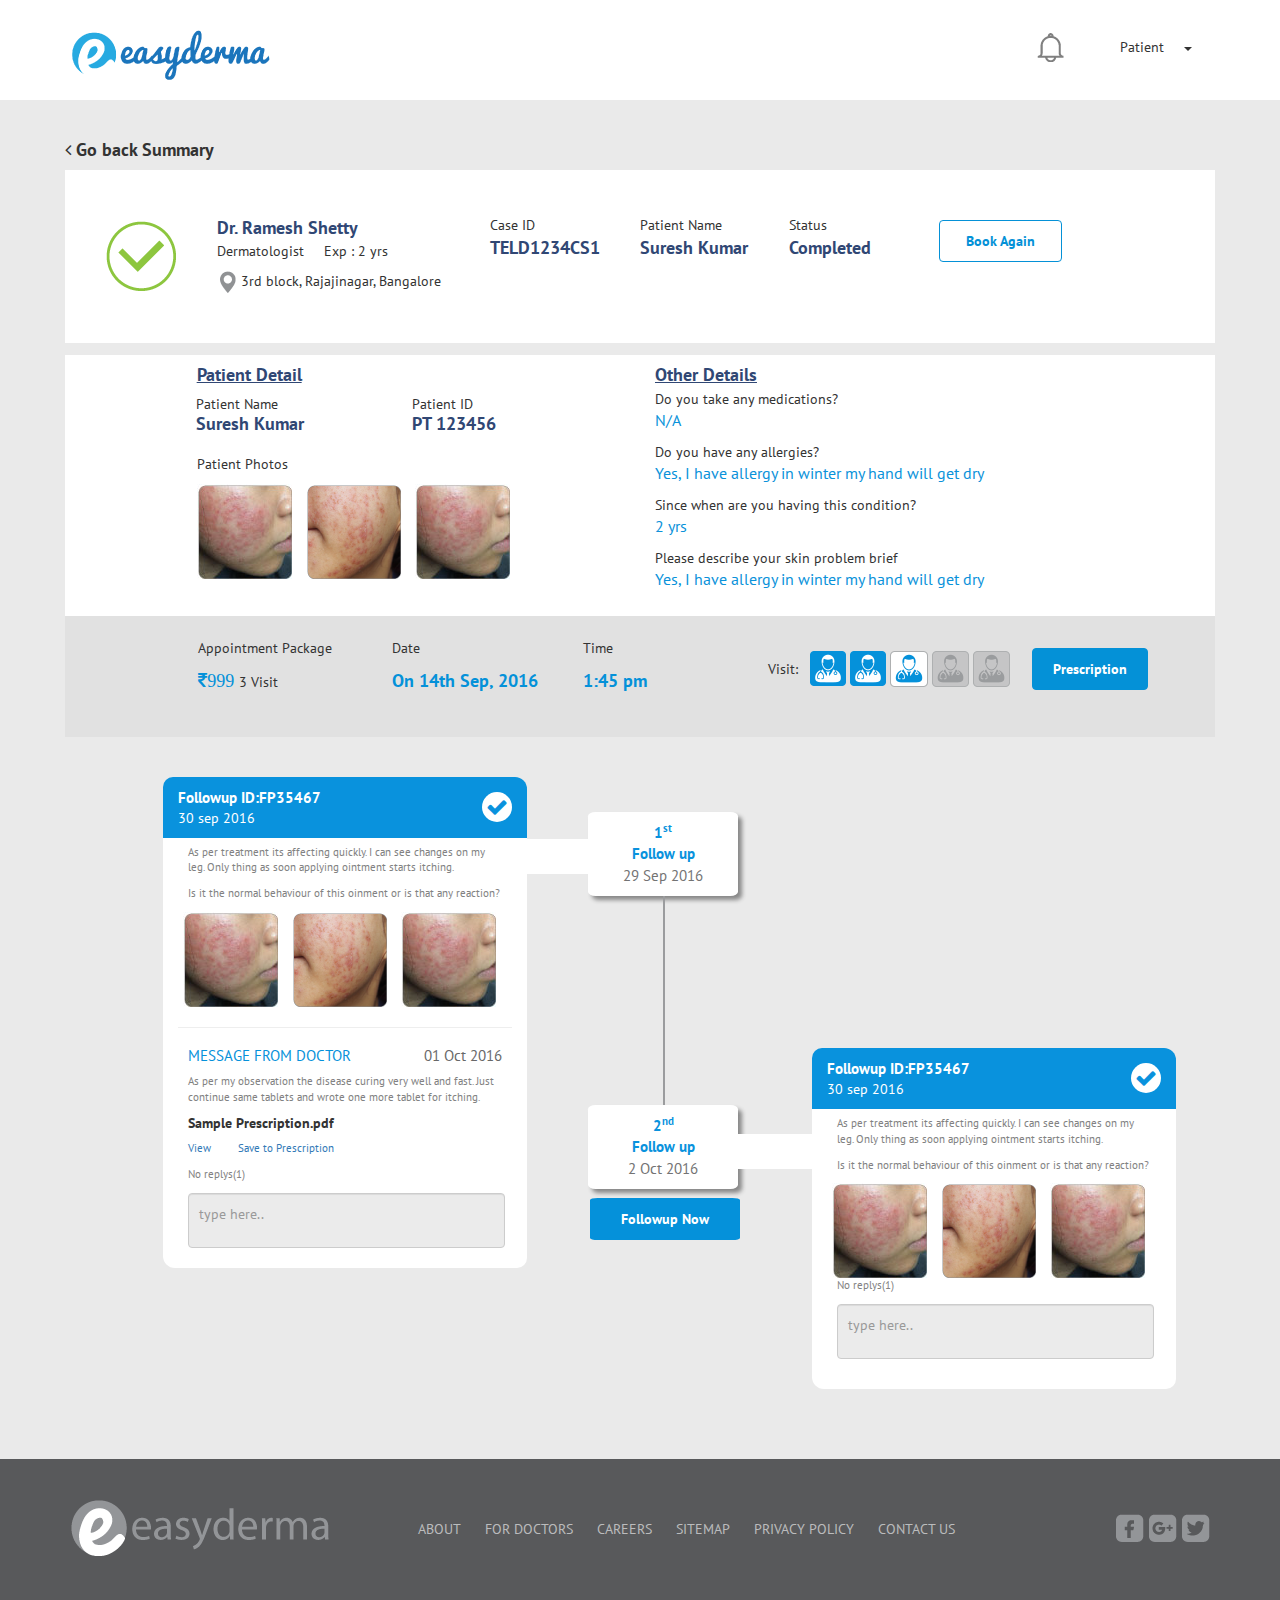
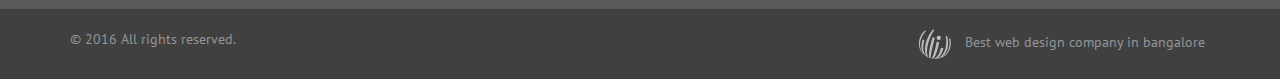
<file: Patient_follow_ups_04.html>
<!DOCTYPE html>
<html>
<head>
	<title>easyderma | Patient follow up-4</title>
	<meta name="viewport" content="width=device-width, initial-scale=1">
	<link href="https://fonts.googleapis.com/css?family=PT+Sans:400,700" rel="stylesheet">
    <link rel="stylesheet" type="text/css" href="css/bootstrap.min.css">
    <link rel="stylesheet" type="text/css" href="css/bootstrap-theme.min.css">
    <link rel="stylesheet" type="text/css" href="css/font-awesome.min.css">
    <link rel="stylesheet" type="text/css" href="css/owl.carousel.css">
    <link rel="stylesheet" type="text/css" href="css/owl.theme.css">
    <link rel="stylesheet" type="text/css" href="css/owl.theme.default.min.css">
    <link rel="stylesheet" href="css/jquery-ui.css" type="text/css">
    <link rel="stylesheet" href="css/flexslider.css" type="text/css" media="screen" />
    <link rel="stylesheet" type="text/css" href="css/style.css">
    <link rel="stylesheet" type="text/css" href="css/responsive.css">
    <link href="css/skins/all.css?v=1.0.2" rel="stylesheet">
</head>
<body>
<header>
    <div class="container">
        <div class="row">
            <div class="col-xs-4 col-sm-6 col-md-6">
                <a href="index.html"><img src="images/logo.png" alt="logo" class="img-responsive"></a>
            </div>
            <div class="col-xs-8 col-sm-6 col-md-6">
                <ul class="list-inline pull-right">
                    <li>
                        <img src="images/noti.png" alt="">
                    </li>
                    <li></li>
                    <li></li>
                    <li>
                        <div class="dropdown doctr_drop">
                            <button class="btn btnDrop_doctor dropdown-toggle" type="button" data-toggle="dropdown">Patient &nbsp;&nbsp;&nbsp;
                            <span class="caret"></span></button>
                            <ul class="dropdown-menu doctr_dropdown">
                                <li>
                                    <ul class="list-inline my_list">
                                        <li><img src="images/myprofile.png" alt=""></li>
                                        <li>
                                            <h4>Chandu Pattar</h4>
                                            <a href="#"><span>chandu.pattar@gmail.com</span></a>
                                        </li>
                                    </ul> 
                                </li>
                                <li class="divider"></li>
                                <li>
                                    <ul class="list-inline my_list">
                                        <li><img src="images/profile.png" alt=""></li>
                                        <li>
                                            <p><a href="patient_main.html">Profile</a></p>
                                        </li>
                                    </ul> 
                                </li>
                                <li>
                                    <ul class="list-inline my_list">
                                        <li><img src="images/setting.png" alt=""></li>
                                        <li>
                                            <p><a href="">Settings</a></p>
                                        </li>
                                    </ul> 
                                </li>
                                <li>
                                    <ul class="list-inline my_list">
                                        <li><img src="images/logout.png" alt=""></li>
                                        <li>
                                            <p><a href="">Logout</a></p>
                                        </li>
                                    </ul> 
                                </li>
                            </ul>
                        </div>
                    </li>
                </ul>
            </div>
        </div>
    </div>
</header>
<section id="view_case_details">
    <div class="container patient_case_cont">
        <div class="row">
            <div class="col-xs-12 col-sm-12 col-md-12">
               <h4><b><i class="fa fa-angle-left" aria-hidden="true"></i>&nbsp;Go back Summary</b></h4>
            </div>
            <div class="col-xs-12 col-sm-12 col-md-12">
                <div class="view_case_details_cont">
                    <div class="row heading_cont">
                        <div class="col-xs-12 col-sm-12 col-md-1">
                           <img src="images/tick.png" alt="" class="tick_mark">
                        </div>
                        <div class="col-xs-12 col-sm-12 col-md-10 patient_case">
                           <ul class="list-inline upcoming_list_itme">
                                <li>
                                    <p>
                                        <span>Dr. Ramesh Shetty</span>
                                    </p>
                                    Dermatologist &nbsp;&nbsp;&nbsp;&nbsp;Exp : 2 yrs
                                    <p>
                                        <img src="images/map_icon.png" alt="">
                                        3rd block, Rajajinagar, Bangalore
                                    </p>
                                </li>
                                <li>
                                    <p>
                                        Case ID <br>
                                        <span>TELD1234CS1</span>
                                    </p>
                                </li>
                                <li>
                                    <p>
                                        Patient Name <br>
                                        <span>Suresh Kumar</span>
                                    </p>
                                </li>
                                 <li>
                                    <p>
                                        Status <br>
                                        <span>Completed</span>
                                    </p>
                                </li>
                               
                                <li><a href="" class=" btn btnAgain">Book Again</a></li>
                            </ul>
                        </div>
                    </div>
                </div>
            </div>
            <div class="col-xs-12 col-sm-12 col-md-12">
                <div class="view_case_details_cont martop1">
                    <div class="row">
                        <div class="col-xs-12 col-sm-12 col-md-5 col-md-offset-1">
                            <h4><u>Patient Detail</u></h4>
                            <ul class="list-inline pt_list">
                                <li>
                                    <span>Patient Name</span>
                                    <h4>Suresh Kumar</h4>
                                </li>
                                <li>
                                    <span>Patient ID</span>
                                    <h4>PT 123456</h4>
                                </li>
                            </ul>
                            <p>Patient Photos</p>
                            <ul class="list-inline">
                                <li>
                                    <img src="images/pat2.jpg" alt="">
                                </li>
                                <li>
                                    <img src="images/pat1.png" alt="">
                                </li>
                                <li>
                                    <img src="images/pat2.jpg" alt="">
                                </li>
                            </ul>
                        </div>
                        <div class="col-xs-12 col-sm-12 col-md-5">
                            <h4><u>Other Details</u></h4>
                            <ul class="list-unstyled other_details_list">
                                <li>
                                    <p>Do you take any medications?</p>
                                    <p><span>N/A</span></p>
                                </li>
                                <li>
                                    <p>Do you have any allergies?</p>
                                    <p><span>Yes, I have allergy in winter my hand will get dry</span></p>
                                </li>
                                <li>
                                    <p>Since when are you having this condition?</p>
                                    <p><span>2 yrs</span></p>
                                </li>
                                <li>
                                    <p>Please describe your skin problem brief</p>
                                    <p><span>Yes, I have allergy in winter my hand will get dry</span></p>
                                </li>
                            </ul>
                        </div>
                    </div>
                </div>
            </div>
            <div class="col-xs-12 col-sm-12 col-md-12 appoint_nav_cont">
                <div class="appint_pack_details">
                    <div class="row">
                        <div class="col-md-11 col-md-offset-1">
                        <ul class="list-inline" id="ap_new">
                        <li>
                            <p>Appointment Package</p>
                            <p>
                                <span>
                                    <i class="fa fa-inr" aria-hidden="true">999</i>
                                </span>
                                3 Visit
                            </p>
                        </li>
                        <li>
                            <p>Date</p>
                            <p>
                                <span>On 14th Sep, 2016</span>
                            </p>
                        </li>
                        <li>
                            <p>Time</p>
                            <p>
                                <span>1:45 pm</span>
                            </p>
                        </li>
                        <li>
                            <ul class="list-inline visitor_list">
                                <li>
                                    <p>Visit:  </p>
                                </li>
                                <li>
                                    <img src="images/v1.png" alt="">
                                </li>
                                <li>
                                    <img src="images/v1.png" alt="">
                                </li>
                                <li>
                                    <img src="images/v2.png" alt="">
                                </li>
                                <li>
                                    <img src="images/v3.png" alt="">
                                </li>
                                <li>
                                    <img src="images/v3.png" alt="">
                                </li>
                            </ul>
                        </li>
                        <li>
                            <a href="Patient_follow_ups_01.html" class="btn btnPres">Prescription</a>
                        </li>
                    </ul> 
                    </div>
                    </div>
                </div>
            </div>
        </div>
        <div class="row follwer4_cont">         
            <div class="col-md-4 col-md-offset-1">
                <div class="followupwhole_section view_case_follower">
                    <div class="row follow_up_1 mar_00">
                        <p class="follw_id">Followup ID:FP35467</p>
                        <p class="date_followup">30 sep 2016</p>
                        <span class="tick_sign"><i class="fa fa-check" aria-hidden="true"></i></span>
                    </div>
                    <div class="follow_up_section">
                        <div class="row">
                            <div class="name_id_bottom martop">
                                <p>
                                   As per treatment its affecting quickly. I can see changes on my leg. Only thing as soon applying ointment starts itching.
                                </p>
                                <p>Is it the normal behaviour of this oinment or is that any reaction?</p>
                                <ul class="patient_list_img">
                                    <li><img src="images/pat2.jpg"></li>
                                    <li><img src="images/pat1.png"></li>
                                    <li><img src="images/pat2.jpg"></li>
                                <hr class="hr_profile">
                                </ul>
                                <h4>MESSAGE FROM DOCTOR <span class="msg_date pull-right">01 Oct 2016</span></h4>
                                <p>As per my observation the disease curing very well and fast. Just continue same tablets and wrote one more tablet for itching.</p>
                                <h5><b>Sample Prescription.pdf</b></h5>
                                <p>
                                    <a href="">View</a>&nbsp;&nbsp;&nbsp;&nbsp;&nbsp;&nbsp;&nbsp;&nbsp;
                                    <a href="">Save to Prescription</a>
                                </p>  
                                <p>No replys(1)</p>   
                                <form>
                                    <div class="form-group text_form">        
                                        <textarea class="form-control follow-up-textarea" rows="5" id="comment" placeholder="type here.."></textarea>
                                    </div>                       
                                </form>
                            </div>
                        </div>
                    </div>
                </div>
            </div> 
            <div class="col-md-2">
                <div class="right_follw_up">
                    <div class="row date_follw_up">
                        <div class="follw-up-before-sec">
                            <p class="second">1<sup>st</sup></p>
                            <p class="follwup">Follow up</p>
                            <p class="second_date">29 Sep 2016</p>
                        </div>
                    </div>
                    <div class="row">
                        <div class="under_follw_sec">
                            <div class="follw-up-after-sec">
                                <p class="second">2<sup>nd</sup></p>
                                <p class="follwup">Follow up</p>
                                <p class="third_date">2 Oct 2016</p>
                            </div>
                            <a href="" class="btn btnFollowNow">Followup Now</a>
                        </div>
                    </div>
                </div>
            </div>
            <div class="col-md-4 custom_margin">
                <div class="followupwhole_section view_case_follower follower4">
                    <div class="row follow_up_1 mar_00">
                        <p class="follw_id">Followup ID:FP35467</p>
                        <p class="date_followup">30 sep 2016</p>
                        <span class="tick_sign"><i class="fa fa-check" aria-hidden="true"></i></span>
                    </div>
                    <div class="follow_up_section">
                        <div class="row">
                            <div class="name_id_bottom martop">
                                <p>
                                   As per treatment its affecting quickly. I can see changes on my leg. Only thing as soon applying ointment starts itching.
                                </p>
                                <p>Is it the normal behaviour of this oinment or is that any reaction?</p>
                                <ul class="patient_list_img">
                                    <li><img src="images/pat2.jpg"></li>
                                    <li><img src="images/pat1.png"></li>
                                    <li><img src="images/pat2.jpg"></li>
                                <p>No replys(1)</p>   
                                <form>
                                    <div class="form-group text_form">        
                                        <textarea class="form-control follow-up-textarea" rows="5" id="comment" placeholder="type here.."></textarea>
                                    </div>                       
                                </form>
                            </div>
                        </div>
                    </div>
                </div>
            </div>          
        </div>
    </div>
</section> <!-- End of view case details section -->
<!-- Modal -->
  <div class="modal fade" id="viewcase_modal" role="dialog">
    <div class="modal-dialog">
    
      <!-- Modal content-->
      <div class="modal-content">
        <div class="modal-header">
          <button type="button" class="close" data-dismiss="modal">Close</button>
          <button type="button" class="close" data-dismiss="modal">Clear All</button>
          <h3 class="modal-title">Write Proscription</h3>
        </div>
        <div class="modal-body"><!-- model body -->
          <div class="doctr_detls">
              <ul>
                <li>
                  <label>Doctor Name</label>
                  <h3>Dr. Some Name</h3>
                </li>
                <li>
                  <label>Patient Name</label>
                  <h3>Some Name</h3>
                </li>
                <li>
                  <label>Date</label>
                  <h3>23 Oct 2016</h3>
                </li>
              </ul>
            </div>

            <div class="contant_wrp">
              <form>
                <textarea name="" id="" placeholder="Write Diagnostic Report"></textarea>
                <div class="lab_list">
                  <h4>Choose Lab Test</h4>

                    <ul class="first_list_grp">
                      <li>
                       <label class="control control--checkbox">
                          <input id="lab_list_1" type="checkbox">
                          <div class="control__indicator"></div>
                        </label>
                        <label for="lab_list_1">Some Content</label>
                      </li>
                      <li>
                       <label class="control control--checkbox">
                          <input id="lab_list_2" type="checkbox">
                          <div class="control__indicator"></div>
                        </label>
                        <label for="lab_list_2">Some Content</label>
                      </li>
                      <li>
                       <label class="control control--checkbox">
                          <input id="lab_list_3" type="checkbox">
                          <div class="control__indicator"></div>
                        </label>
                        <label for="lab_list_3">Some Content</label>
                      </li>
                      <li>
                       <label class="control control--checkbox">
                          <input id="lab_list_4" type="checkbox">
                          <div class="control__indicator"></div>
                        </label>
                        <label for="lab_list_4">Some Content</label>
                      </li>
                    </ul>

                    <ul>
                      <li>
                       <label class="control control--checkbox">
                          <input id="lab_list_5" type="checkbox">
                          <div class="control__indicator"></div>
                        </label>
                        <label for="lab_list_5">Some Content</label>
                      </li>
                      <li>
                        <label class="control control--checkbox">
                          <input id="lab_list_6" type="checkbox">
                          <div class="control__indicator"></div>
                        </label>
                        <label for="lab_list_6">Some Content</label>
                      </li>
                      <li>
                        <label class="control control--checkbox">
                          <input id="lab_list_7" type="checkbox">
                          <div class="control__indicator"></div>
                        </label>
                        <label for="lab_list_7">Some Content</label>
                      </li>
                      <li>
                        <label class="control control--checkbox">
                          <input id="lab_list_8" type="checkbox">
                          <div class="control__indicator"></div>
                        </label>
                        <label for="lab_list_8">Some Content</label>
                      </li>
                    </ul>

                    <ul>
                      <li>
                        <label class="control control--checkbox">
                          <input id="lab_list_9" type="checkbox">
                          <div class="control__indicator"></div>
                        </label>
                        <label for="lab_list_9">Some Content</label>
                      </li>
                      <li>
                        <label class="control control--checkbox">
                          <input id="lab_list_10" type="checkbox">
                          <div class="control__indicator"></div>
                        </label>
                        <label for="lab_list_10">Some Content</label>
                      </li>
                      <li>
                        <label class="control control--checkbox">
                          <input id="lab_list_11" type="checkbox">
                          <div class="control__indicator"></div>
                        </label>
                        <label for="lab_list_11">Some Content</label>
                      </li>
                      <li>
                        <label class="control control--checkbox">
                          <input id="lab_list_12" type="checkbox">
                          <div class="control__indicator"></div>
                        </label>
                        <label for="lab_list_12">Some Content</label>
                      </li>
                    </ul>

                    <ul>
                      <li>
                        <label class="control control--checkbox">
                          <input id="lab_list_13" type="checkbox">
                          <div class="control__indicator"></div>
                        </label>
                        <label for="lab_list_13">Some Content</label>
                      </li>
                      <li>
                        <label class="control control--checkbox">
                          <input id="lab_list_14" type="checkbox">
                          <div class="control__indicator"></div>
                        </label>
                        <label for="lab_list_14">Some Content</label>
                      </li>
                      <li>
                        <label class="control control--checkbox">
                          <input id="lab_list_15" type="checkbox">
                          <div class="control__indicator"></div>
                        </label>
                        <label for="lab_list_15">Some Content</label>
                      </li>
                      <li>
                        <label class="control control--checkbox">
                          <input id="lab_list_16" type="checkbox">
                          <div class="control__indicator"></div>
                        </label>
                        <label for="lab_list_16">Some Content</label>
                      </li>
                    </ul>

                    <div style="clear:both;"></div>
                </div>

                <div class="not_inList">
                  <label>Not in list</label>
                  <input type="" name="">
                </div>

                <div class="medicine_list">
                    
                  <ul class="medicine_ul_one">
                    <li>Medicine Name</li>
                    <li>Medicine Type</li>
                    <li>Morning</li>
                    <li>Afternoon</li>
                    <li>Evening</li>
                    <li>Night</li>
                    <li></li>
                  </ul>
                  <ul class="medicine_ul_two">
                    <li>Glimster-MI 500mg</li>
                    <li>
                      <select>
                        <option>one</option>
                        <option>two</option>
                      </select>
                    </li>
                    <li>
                      <select>
                        <option>one</option>
                        <option>two</option>
                      </select>
                    </li>
                    <li>
                      <select>
                        <option>one</option>
                        <option>two</option>
                      </select>
                    </li>
                    <li>
                      <select>
                        <option>one</option>
                        <option>two</option>
                      </select>
                    </li>
                    <li>
                      <select>
                        <option>one</option>
                        <option>two</option>
                      </select>
                    </li>
                    <li>+Add more</li>
                  </ul>
                </div>

                <div class="next_folow_up">
                  <label>When is next follow up?</label>
                  <input type="text" class="datepicker" name="" placeholder="21/2/2016">
                </div>

              </form>
            </div>

        </div><!-- / model body -->
        <div class="modal-footer">
          <button type="button" class="btn btnclose" data-dismiss="modal">Close</button>
          <button type="button" class="btn btnSend" >Send Prescription</button>
        </div>
      </div>
      
    </div>
  </div>
<footer>
    <div class="container">
        <div class="row">
             <div class="col-xs-12 col-sm-12 col-md-3">
                <a href="index.html"><img src="images/logo_footer.png" alt="footer-logo"></a>
             </div>
             <div class="col-xs-12 col-sm-10 col-md-7">
                <ul class="list-inline text-center footer_menu">
                    <li>
                        <a href="javascript:void(0);">ABOUT</a>
                    </li>
                    <li>
                        <a href="javascript:void(0);">FOR DOCTORS</a>
                    </li>
                    <li>
                        <a href="javascript:void(0);">CAREERS</a>
                    </li>
                    <li>
                        <a href="javascript:void(0);">SITEMAP</a>
                    </li>
                    <li>
                        <a href="javascript:void(0);">PRIVACY POLICY</a>
                    </li>
                    <li>
                        <a href="javascript:void(0);">CONTACT US</a>
                    </li>
                </ul>
             </div>
             <div class="col-xs-12 col-sm-2 col-md-2">
                <ul class="list-inline social_icon">
                    <li>
                        <a href="#"><img src="images/fb.png" alt=""></a>
                    </li>
                     <li>
                        <a href="#"><img src="images/g+.png" alt=""></a>
                    </li>
                     <li>
                        <a href="#"><img src="images/twitter.png" alt=""></a>
                    </li>
                </ul>
             </div>
        </div>
    </div>
</footer>
<section id="footer_bottom">
    <div class="container">
        <div class="row">
            <div class="col-xs-12 col-sm-6 col-md-6">
                &copy; 2016 All rights reserved.
            </div>
            <div class="col-xs-12 col-sm-6 col-md-6">
                <ul class="list-inline ul_company">
                    <li><img src="images/indglobal-grey-logo.png" alt=""></li>
                    <li>Best web design company in bangalore</li>
                </ul>
            </div>
        </div>
    </div>
</section>
<!-- Start scripts here -->
<script type="text/javascript" src="js/jquery-1.12.2.min.js"></script>
<script src="js/jquery-ui.js"></script>
<script type="text/javascript" src="js/bootstrap.min.js"></script>
<script src="js/owl.carousel.js"></script>
<script src="js/jquery.flexslider.js"></script>
<script src="js/owl.carousel.js"></script>
<script src="js/sticky-effect.js"></script>
<script src="js/jquery.range.js"></script>
<script src="js/icheck.js?v=1.0.2"></script>
<script src="js/custom.js"></script>
</body>
</html>
</file>
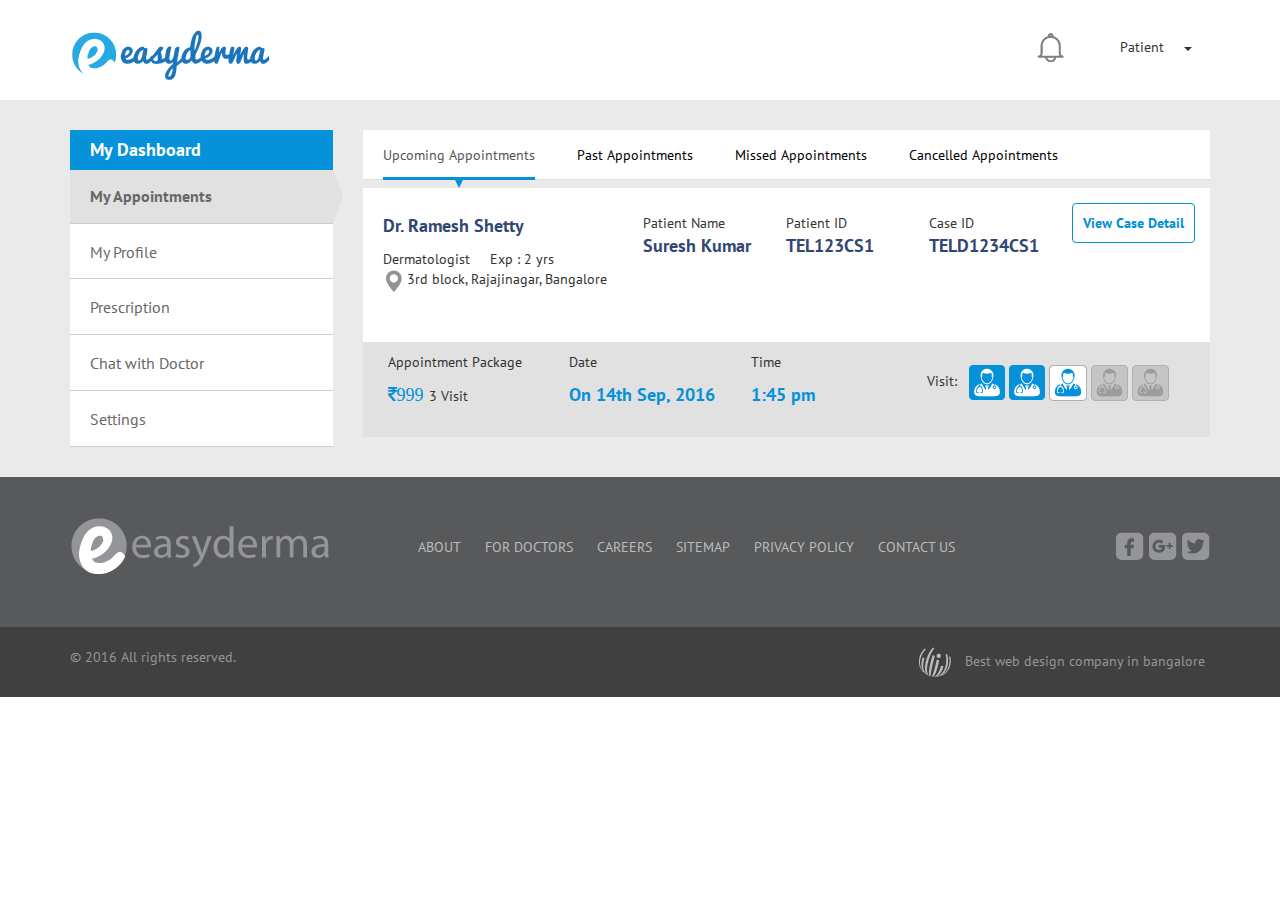
<file: patient_main.html>
<!DOCTYPE html>
<html>
<head>
	<title>easyderma | Patient Dashboard</title>
	<meta name="viewport" content="width=device-width, initial-scale=1">
	<link href="https://fonts.googleapis.com/css?family=PT+Sans:400,700" rel="stylesheet">
	<link rel="stylesheet" type="text/css" href="css/bootstrap.min.css">
	<link rel="stylesheet" type="text/css" href="css/bootstrap-theme.min.css">
	<link rel="stylesheet" type="text/css" href="css/font-awesome.min.css">
	<link rel="stylesheet" type="text/css" href="css/owl.carousel.css">
	<link rel="stylesheet" type="text/css" href="css/owl.theme.css">
    <link rel="stylesheet" type="text/css" href="css/owl.theme.default.min.css">
    <link rel="stylesheet" href="css/jquery-ui.css" type="text/css">
	<link rel="stylesheet" href="css/flexslider.css" type="text/css" media="screen" />
	<link rel="stylesheet" type="text/css" href="css/style.css">
	<link rel="stylesheet" type="text/css" href="css/responsive.css">
    <link href="css/skins/all.css?v=1.0.2" rel="stylesheet">
</head>
<body>
<header>
    <div class="container">
        <div class="row">
            <div class="col-xs-4 col-sm-6 col-md-6">
                <a href="index.html"><img src="images/logo.png" alt="logo" class="img-responsive"></a>
            </div>
            <div class="col-xs-8 col-sm-6 col-md-6">
                <ul class="list-inline pull-right">
                    <li>
                        <img src="images/noti.png" alt="">
                    </li>
                    <li></li>
                    <li></li>
                    <li>
                        <div class="dropdown doctr_drop">
                            <button class="btn btnDrop_doctor dropdown-toggle" type="button" data-toggle="dropdown">Patient &nbsp;&nbsp;&nbsp;
                            <span class="caret"></span></button>
                            <ul class="dropdown-menu doctr_dropdown">
                                <li>
                                    <ul class="list-inline my_list">
                                        <li><img src="images/myprofile.png" alt=""></li>
                                        <li>
                                            <h4>Chandu Pattar</h4>
                                            <a href="#"><span>chandu.pattar@gmail.com</span></a>
                                        </li>
                                    </ul> 
                                </li>
                                <li class="divider"></li>
                                <li>
                                    <ul class="list-inline my_list">
                                        <li><img src="images/profile.png" alt=""></li>
                                        <li>
                                            <p><a href="patient_main.html">Profile</a></p>
                                        </li>
                                    </ul> 
                                </li>
                                <li>
                                    <ul class="list-inline my_list">
                                        <li><img src="images/setting.png" alt=""></li>
                                        <li>
                                            <p><a href="">Settings</a></p>
                                        </li>
                                    </ul> 
                                </li>
                                <li>
                                    <ul class="list-inline my_list">
                                        <li><img src="images/logout.png" alt=""></li>
                                        <li>
                                            <p><a href="">Logout</a></p>
                                        </li>
                                    </ul> 
                                </li>
                            </ul>
                        </div>
                    </li>
                </ul>
            </div>
        </div>
    </div>
</header>
<section id="patient_dashboard">
    <div class="container">
        <div class="row">
            <div class="col-xs-12 col-sm-12 col-md-3">
                <div class="left_panel">
                    <h3>My Dashboard</h3>
                    <ul class="nav nav-pills nav-stacked">
                        <li class="active"><a data-toggle="tab" href="#my_appoint">My Appointments</a></li>
                        <li><a data-toggle="tab" href="#my_profile">My Profile</a></li>
                        <li><a data-toggle="tab" href="#prescription">Prescription</a></li>
                        <li><a data-toggle="tab" href="#chat_doctr">Chat with Doctor</a></li>
                        <li><a data-toggle="tab" href="#settings">Settings</a></li>
                    </ul>
                </div>
            </div>
            <div class="col-xs-12 col-sm-12 col-md-9">
                <div class="right_panel">
                    <div class="tab-content">
                        <div id="my_appoint" class="tab-pane in active">
                            <div class="col-xs-12 col-sm-12 col-md-12 doc_tab_cont">
                                <div class="appoint_nav">
                                    <ul class="nav nav-tabs">
                                        <li class="active"><a data-toggle="tab" href="#upcoming">Upcoming Appointments</a></li>
                                        <li><a data-toggle="tab" href="#past">Past Appointments</a></li>
                                        <li><a data-toggle="tab" href="#missed">Missed Appointments</a></li>
                                        <li><a data-toggle="tab" href="#cancelled">Cancelled Appointments</a></li>
                                    </ul>
                                </div>
                            </div>
                            <div class="col-xs-12 col-sm-12 col-md-12 doc_tab_cont martop1">
                                <div class="appoint_nav_cont2">
                                    <div class="tab-content">
                                        <div id="upcoming" class="tab-pane fade in active">
                                            <ul class="list-inline upcoming_list_itme">
                                                <li>
                                                    <p>
                                                        <span>Dr. Ramesh Shetty</span>
                                                    </p>
                                                    Dermatologist &nbsp;&nbsp;&nbsp;&nbsp;Exp : 2 yrs
                                                    <p>
                                                        <img src="images/map_icon.png" alt="">
                                                        3rd block, Rajajinagar, Bangalore
                                                    </p>
                                                </li>
                                                <li>
                                                    <p>
                                                        Patient Name <br>
                                                        <span>Suresh Kumar</span>
                                                    </p>
                                                </li>
                                                 <li>
                                                    <p>
                                                        Patient ID <br>
                                                        <span>TEL123CS1</span>
                                                    </p>
                                                </li>
                                                <li>
                                                    <p>
                                                        Case ID <br>
                                                        <span>TELD1234CS1</span>
                                                    </p>
                                                </li>
                                                <li><a href="Patient_follow_ups_01.html" class="btnCase_details">View Case Detail</a></li>
                                            </ul>
                                            <ul class="list-inline appint_pack_details">
                                                <li>
                                                    <p>Appointment Package</p>
                                                    <p>
                                                        <span>
                                                            <i class="fa fa-inr" aria-hidden="true">999</i>
                                                        </span>
                                                        3 Visit
                                                    </p>
                                                </li>
                                                <li>
                                                    <p>Date</p>
                                                    <p>
                                                        <span>On 14th Sep, 2016</span>
                                                    </p>
                                                </li>
                                                <li>
                                                    <p>Time</p>
                                                    <p>
                                                        <span>1:45 pm</span>
                                                    </p>
                                                </li>
                                                <li>
                                                    <ul class="list-inline visitor_list">
                                                        <li>
                                                            <p>Visit:  </p>
                                                        </li>
                                                        <li>
                                                            <img src="images/v1.png" alt="">
                                                        </li>
                                                        <li>
                                                            <img src="images/v1.png" alt="">
                                                        </li>
                                                        <li>
                                                            <img src="images/v2.png" alt="">
                                                        </li>
                                                        <li>
                                                            <img src="images/v3.png" alt="">
                                                        </li>
                                                        <li>
                                                            <img src="images/v3.png" alt="">
                                                        </li>
                                                    </ul>
                                                </li>
                                                <li></li>
                                            </ul>
                                        </div><!--  End of upcoming tab content -->
                                         <div id="past" class="tab-pane fade">
                                            <ul class="list-inline upcoming_list_itme">
                                                <li>
                                                    <p>
                                                        <span>Dr. Ramesh Shetty</span>
                                                    </p>
                                                    Dermatologist &nbsp;&nbsp;&nbsp;&nbsp;Exp : 2 yrs
                                                    <p>
                                                        <img src="images/map_icon.png" alt="">
                                                        3rd block, Rajajinagar, Bangalore
                                                    </p>
                                                </li>
                                                <li>
                                                    <p>
                                                        Patient Name <br>
                                                        <span>Suresh Kumar</span>
                                                    </p>
                                                </li>
                                                 <li>
                                                    <p>
                                                        Patient ID <br>
                                                        <span>TEL123CS1</span>
                                                    </p>
                                                </li>
                                                <li>
                                                    <p>
                                                        Case ID <br>
                                                        <span>TELD1234CS1</span>
                                                    </p>
                                                </li>
                                                <li><a href="Patient_follow_ups_01.html" target="_blank" class="btnCase_details">View Case Detail</a></li>
                                            </ul>
                                            <ul class="list-inline appint_pack_details">
                                                <li>
                                                    <p>Appointment Package</p>
                                                    <p>
                                                        <span>
                                                            <i class="fa fa-inr" aria-hidden="true">999</i>
                                                        </span>
                                                        3 Visit
                                                    </p>
                                                </li>
                                                <li>
                                                    <p>Date</p>
                                                    <p>
                                                        <span>On 14th Sep, 2016</span>
                                                    </p>
                                                </li>
                                                <li class="list_timing">
                                                    <p>Time</p>
                                                    <p>
                                                        <span>1:45 pm</span>
                                                    </p>
                                                </li>
                                                <li>
                                                    <ul class="list-inline visitor_list">
                                                        <li>
                                                            <p>Visit:  </p>
                                                        </li>
                                                        <li>
                                                            <img src="images/v1.png" alt="">
                                                        </li>
                                                        <li>
                                                            <img src="images/v1.png" alt="">
                                                        </li>
                                                        <li>
                                                            <img src="images/v2.png" alt="">
                                                        </li>
                                                        <li>
                                                            <img src="images/v3.png" alt="">
                                                        </li>
                                                        <li>
                                                            <img src="images/v3.png" alt="">
                                                        </li>
                                                        <li><a href="" class="btn btnPres">Prescription</a></li>
                                                    </ul>
                                                </li>
                                                
                                            </ul>
                                            <div class="martop">
                                                <ul class="list-inline upcoming_list_itme">
                                                    <li>
                                                        <p>
                                                            <span>Dr. Pradeep Kumar</span>
                                                        </p>
                                                        Dermatologist &nbsp;&nbsp;&nbsp;&nbsp;Exp : 2 yrs
                                                        <p>
                                                            <img src="images/map_icon.png" alt="">
                                                            3rd block, Rajajinagar, Bangalore
                                                        </p>
                                                    </li>
                                                    <li>
                                                        <p>
                                                            Patient Name <br>
                                                            <span>Suresh Kumar</span>
                                                        </p>
                                                    </li>
                                                     <li>
                                                        <p>
                                                            Patient ID <br>
                                                            <span>TEL123CS1</span>
                                                        </p>
                                                    </li>
                                                    <li>
                                                        <p>
                                                            Case ID <br>
                                                            <span>TELD1234CS1</span>
                                                        </p>
                                                    </li>
                                                    <li>
                                                        <a href="Patient_follow_ups_01.html" target="_blank" class="btnCase_details">View Case Detail</a> <br>
                                                        <a href="" class="btn btnAgain">Book Again</a>
                                                    </li>
                                                </ul>
                                                <ul class="list-inline appint_pack_details">
                                                    <li>
                                                        <p>Appointment Package</p>
                                                        <p>
                                                            <span>
                                                                <i class="fa fa-inr" aria-hidden="true">999</i>
                                                            </span>
                                                            3 Visit
                                                        </p>
                                                    </li>
                                                    <li>
                                                        <p>Date</p>
                                                        <p>
                                                            <span>On 14th Sep, 2016</span>
                                                        </p>
                                                    </li>
                                                    <li class="list_timing">
                                                        <p>Time</p>
                                                        <p>
                                                            <span>1:45 pm</span>
                                                        </p>
                                                    </li>
                                                    <li>
                                                        <ul class="list-inline visitor_list">
                                                            <li>
                                                                <p>Visit:  </p>
                                                            </li>
                                                            <li>
                                                                <img src="images/v1.png" alt="">
                                                            </li>
                                                            <li>
                                                                <img src="images/v1.png" alt="">
                                                            </li>
                                                            <li>
                                                                <img src="images/v2.png" alt="">
                                                            </li>
                                                            <li>
                                                                <img src="images/v3.png" alt="">
                                                            </li>
                                                            <li>
                                                                <img src="images/v3.png" alt="">
                                                            </li>
                                                            <li><a href="" class="btn btnPres">Prescription</a></li>
                                                        </ul>
                                                    </li>
                                                </ul>
                                            </div>
                                            <div class="martop1 book_details_cont">
                                                <ul class="list-inline">
                                                    <li>
                                                        <div class="book_details text-center">
                                                            <img src="images/pdf.png" alt="">
                                                            <p>12 Sep 2016</p>
                                                            <p>
                                                                <a>View </a>|
                                                                <a>Download</a>
                                                            </p>
                                                        </div>
                                                    </li>
                                                    <li>
                                                        <div class="book_details text-center">
                                                            <img src="images/pdf.png" alt="">
                                                            <p>12 Sep 2016</p>
                                                            <p>
                                                                <a>View </a>|
                                                                <a>Download</a>
                                                            </p>
                                                        </div>
                                                    </li>
                                                </ul>
                                                <p class="close_link"><a href="">Close &times;</a></p>
                                            </div>

                                        </div><!--  End of past tab content -->
                                    </div>
                                </div>
                            </div>
                        </div> <!-- End of my appointment tab content -->
                        <div id="my_profile" class="tab-pane">
                            <div class="col-xs-12 col-sm-12 col-md-12 doc_tab_cont">
                                <h3>My Profile</h3>
                            </div>
                           <div class="col-xs-12 col-sm-12 col-md-12 doc_tab_cont martop1">
                                <h4>Personal Details</h4>
                                <ul class="list-inline basic_details_list">
                                    <li>
                                        <img src="images/pt1.jpg" alt="">
                                    </li>
                                    <li>
                                        <h5>Chandu Pattar</h5>
                                        <p>chandu.pattar@gmail.com</p>
                                    </li>
                                </ul>
                                <div class="row basic_details_fields">
                                    <div class="col-xs-12 col-sm-12 col-md-6">
                                        First Name <br>
                                        <input type="text" placeholder="Ramesh" readonly="">
                                    </div>
                                    <div class="col-xs-12 col-sm-12 col-md-6">
                                        Last Name <br>
                                        <input type="text" placeholder="Shetty" readonly="">
                                    </div>
                                </div>
                                <div class="row basic_details_fields">
                                    <div class="col-xs-12 col-sm-12 col-md-6">
                                        Email ID<br>
                                        <input type="text" placeholder="ramesh.shetty@gmail.com" readonly="">
                                        <a href="#" class="pull-right">Verify Email ID</a>
                                    </div>
                                    <div class="col-xs-12 col-sm-12 col-md-6">
                                        Mobile Number <br>
                                        <input type="text" placeholder="+91 98765 43210" readonly="">
                                        <a href="#" class="pull-right msg_Verified">
                                            <i class="fa fa-check-circle-o" aria-hidden="true"></i>
                                            Verified
                                        </a>
                                    </div>
                                </div>
                                <div class="row basic_details_fields">
                                    <div class="col-xs-12 col-sm-12 col-md-3">
                                        Date of Birth
                                        <input type="text" class="datepicker" placeholder="23-Nov-1988" readonly="">
                                    </div>
                                    <div class="col-xs-12 col-sm-12 col-md-3 col-md-offset-1">
                                        Sex <br>
                                        <label for="male">
                                            <input type="radio" name="sex" id="male" readonly="" checked="">
                                            Male
                                        </label> &nbsp;&nbsp;&nbsp;&nbsp;&nbsp;&nbsp;&nbsp;&nbsp;
                                         <label for="female">
                                            <input type="radio" name="sex" id="female" readonly="">
                                            Female
                                        </label>
                                    </div>
                                </div>
                            </div>
                            <div class="col-xs-12 col-sm-12 col-md-12 doc_tab_cont martop1 other_patient_details">
                                <h4>Other Details</h4>
                                <div class="row basic_details_fields">
                                    <div class="col-xs-12 col-sm-12 col-md-6">
                                        Locality <br>
                                        <select name="" id="">
                                            <option value="">Rajajinagar</option>
                                            <option value="">Rajajinagar</option>
                                            <option value="">Rajajinagar</option>
                                            <option value="">Rajajinagar</option>
                                        </select>
                                    </div>
                                    <div class="col-xs-12 col-sm-12 col-md-6">
                                        Pin code <br>
                                        <input type="text" placeholder="560021" readonly="">
                                    </div>
                                </div>
                                <div class="row basic_details_fields">
                                    <div class="col-xs-12 col-sm-12 col-md-6">
                                        City <br>
                                        <select name="" id="">
                                            <option value="">Bangalore</option>
                                            <option value="">Bangalore</option>
                                            <option value="">Bangalore</option>
                                            <option value="">Bangalore</option>
                                        </select>
                                    </div>
                                    <div class="col-xs-12 col-sm-12 col-md-6">
                                        State <br>
                                        <input type="text" placeholder="Karnataka" readonly="">
                                    </div>
                                </div>
                            </div>
                            <div class="col-xs-12 col-sm-12 col-md-12 doc_tab_cont martop1">
                                <div class="footer_button">
                                    <button class="btn btnCancel">Cancel</button>
                                    <button class="btn btnSave_changes">Save Changes</button>
                                </div>
                            </div>
                        </div><!-- End of my profile tab content -->
                        <div id="prescription" class="tab-pane">
                            <div class="col-xs-12 col-sm-12 col-md-12 doc_tab_cont">
                                <div class="row">
                                    <div class="col-xs-12 col-sm-12 col-md-6">
                                        <h3>Prescriptions</h3>
                                    </div>
                                    <div class="col-xs-12 col-sm-12 col-md-6 search_box_cont">
                                        <input type="text" placeholder="Search with doctor name, case id or followup id" class="search_box">
                                        <a href=""><img src="images/search.png" alt=""></a>
                                    </div>
                                </div>
                            </div>
                            <div class="col-xs-12 col-sm-12 col-md-12 doc_tab_cont martop1">
                                <div id="suggest_doctr">
                                    <div class="row">
                                        <div class="col-xs-12 col-sm-12 col-md-3">
                                            <div class="doc_pt_pro text-center">
                                                <img src="images/ptdoc.png" alt="">
                                                <h4>Dr. Suresh Reddy</h4>
                                                <p>Case ID: Tel1234</p>
                                            </div>
                                        </div>
                                        <div class="col-xs-12 col-sm-12 col-md-3">
                                            <div class="doc_pt_pro text-center">
                                                <img src="images/ptdoc2.png" alt="">
                                                <h4>Dr. Ramesh</h4>
                                                <p>Case ID: Tel1234</p>
                                            </div>
                                        </div>
                                        <div class="col-xs-12 col-sm-12 col-md-3">
                                            <div class="doc_pt_pro text-center">
                                                <img src="images/ptdoc1.png" alt="">
                                                <h4>Dr. Pradeep Kumar</h4>
                                                <p>Case ID: Tel1234</p>
                                            </div>
                                        </div>
                                        <div class="col-xs-12 col-sm-12 col-md-3">
                                            <div class="doc_pt_pro text-center">
                                                <img src="images/ptdoc3.png" alt="">
                                                <h4>Dr. Krishna Murthy</h4>
                                                <p>Case ID: Tel1234</p>
                                            </div>
                                        </div>
                                        <div class="col-xs-12 col-sm-12 col-md-3">
                                            <div class="doc_pt_pro text-center">
                                                <img src="images/ptdoc.png" alt="">
                                                <h4>Dr. Suresh Reddy</h4>
                                                <p>Case ID: Tel1234</p>
                                            </div>
                                        </div>
                                        <div class="col-xs-12 col-sm-12 col-md-3">
                                            <div class="doc_pt_pro text-center">
                                                <img src="images/ptdoc2.png" alt="">
                                                <h4>Dr. Ramesh</h4>
                                                <p>Case ID: Tel1234</p>
                                            </div>
                                        </div>
                                        <div class="col-xs-12 col-sm-12 col-md-3">
                                            <div class="doc_pt_pro text-center">
                                                <img src="images/ptdoc1.png" alt="">
                                                <h4>Dr. Pradeep Kumar</h4>
                                                <p>Case ID: Tel1234</p>
                                            </div>
                                        </div>

                                    </div>
                                </div> <!-- End of suggest_doctr container -->
                                <div class="suggest_doc_info" style="display: none;">
                                    <h4 class="go_back"><i class="fa fa-angle-left" aria-hidden="true"></i>&nbsp;Go Back</h4>
                                    <ul class="list-inline basic_details_list">
                                        <li>
                                            <img src="images/ptdocp.png" alt="">
                                        </li>
                                        <li>
                                            <h5>Dr. Suresh Reddy</h5>
                                            <p>Case ID: Tel1234</p>
                                        </li>
                                    </ul>
                                    <h4>Main Prescription</h4>
                                    <div class="pdf_doc_cont text-center marcus">
                                        <img src="images/pdf.png" alt="">
                                        <p>
                                            <a href="">View</a>
                                            <a href="">Go to this Visit</a>
                                        </p>
                                        <img src="images/del.png" alt="" class="btnDel">
                                    </div>
                                    <h4>Followup Prescriptions</h4>
                                    <div class="first_follow">
                                        <div class="circle">
                                            1<sup>st</sup>
                                            Followup
                                        </div>
                                        <div class="follow_date">
                                            <p>Followup ID : <span>TEL1234</span></p>
                                            <p>Date: 23 Sep 2016</p>
                                        </div>
                                        <div class="pdf_cont_main">
                                            <div class="pdf_doc_cont text-center">
                                                <img src="images/pdf.png" alt="">
                                                <p>
                                                    <a href="">View</a>
                                                    <a href="">Go to this Visit</a>
                                                </p>
                                                <img src="images/del.png" alt="" class="btnDel">
                                            </div>
                                        </div>
                                    </div>
                                    <div class="first_follow">
                                        <div class="circle">
                                            2<sup>nd</sup>
                                            Followup
                                        </div>
                                        <div class="follow_date">
                                            <p>Followup ID : <span>TEL1234</span></p>
                                            <p>Date: 01 Oct 2016</p>
                                        </div>
                                       <div class="pdf_cont_main">
                                            <div class="pdf_doc_cont text-center">
                                                <img src="images/pdf.png" alt="">
                                                <p>
                                                    <a href="">View</a>
                                                    <a href="">Go to this Visit</a>
                                                </p>
                                                <img src="images/del.png" alt="" class="btnDel">
                                            </div>
                                       </div>
                                    </div>
                                </div>
                            </div>
                        </div><!-- End of my prescription tab content -->
                        <!-- <div id="chat_doctr" class="tab-pane">
                        </div> --><!-- End of my chat_doctr tab content -->
                        <div id="settings" class="tab-pane">
                            <div class="col-xs-12 col-sm-12 col-md-12 doc_tab_cont">
                                <h3>Settings</h3>
                            </div>
                            <div class="col-xs-12 col-sm-12 col-md-12 doc_tab_cont martop1">
                                <h4>Change Password</h4>
                                <form action="" class="setting_form">
                                    Enter Old Password<br>
                                    <input type="password" name="firstname" value="**************">
                                    Enter New Password<br>
                                    <input type="password" name="lastname"  value="**************">
                                    Re-enter New Password<br>
                                    <input type="password" name="lastname"  value="**************">
                                    <button class="btn btnCancel">Cancel</button>
                                    <button class="btn btnChange_pass">Change Password</button>
                                </form>
                                <h4>Delete Account</h4>
                                <form action="" class="setting_form">
                                    Give reason to delete your account <br>
                                    <select name="" id="">
                                        <option value="">Not getting time for online checkups</option>
                                        <option value="">Not getting time for online checkups</option>
                                        <option value="">Not getting time for online checkups</option>
                                    </select>
                                </form>
                                <div class="comment">
                                    <p>Explain in brief</p>
                                    <textarea name="" id="" placeholder="Type here..." class="txtmsg"></textarea> <br>
                                    <span>(Max. 250 characters)</span><br><br>
                                    <button class="btn btnCancel">Cancel</button>
                                    <button class="btn btnDelete">Delete Account</button>
                                </div>
                            </div>
                        </div><!-- End of settings tab content -->
                    </div>
                </div>
            </div>
        </div>
    </div>
</section>

<footer>
    <div class="container">
        <div class="row">
             <div class="col-xs-12 col-sm-12 col-md-3">
                <a href="index.html"><img src="images/logo_footer.png" alt="footer-logo"></a>
             </div>
             <div class="col-xs-12 col-sm-10 col-md-7">
                <ul class="list-inline text-center footer_menu">
                    <li>
                        <a href="javascript:void(0);">ABOUT</a>
                    </li>
                    <li>
                        <a href="javascript:void(0);">FOR DOCTORS</a>
                    </li>
                    <li>
                        <a href="javascript:void(0);">CAREERS</a>
                    </li>
                    <li>
                        <a href="javascript:void(0);">SITEMAP</a>
                    </li>
                    <li>
                        <a href="javascript:void(0);">PRIVACY POLICY</a>
                    </li>
                    <li>
                        <a href="javascript:void(0);">CONTACT US</a>
                    </li>
                </ul>
             </div>
             <div class="col-xs-12 col-sm-2 col-md-2">
                <ul class="list-inline social_icon">
                    <li>
                        <a href="#"><img src="images/fb.png" alt=""></a>
                    </li>
                     <li>
                        <a href="#"><img src="images/g+.png" alt=""></a>
                    </li>
                     <li>
                        <a href="#"><img src="images/twitter.png" alt=""></a>
                    </li>
                </ul>
             </div>
        </div>
    </div>
</footer>
<section id="footer_bottom">
    <div class="container">
        <div class="row">
            <div class="col-xs-12 col-sm-6 col-md-6">
                &copy; 2016 All rights reserved.
            </div>
            <div class="col-xs-12 col-sm-6 col-md-6">
                <ul class="list-inline ul_company">
                    <li><img src="images/indglobal-grey-logo.png" alt=""></li>
                    <li>Best web design company in bangalore</li>
                </ul>
            </div>
        </div>
    </div>
</section>
<!-- Start scripts here -->
<script type="text/javascript" src="js/jquery-1.12.2.min.js"></script>
<script src="js/jquery-ui.js"></script>
<script type="text/javascript" src="js/bootstrap.min.js"></script>
<script src="js/owl.carousel.js"></script>
<script src="js/jquery.flexslider.js"></script>
<script src="js/owl.carousel.js"></script>
<script src="js/sticky-effect.js"></script>
<script src="js/jquery.range.js"></script>
<script src="js/icheck.js?v=1.0.2"></script>
<script src="js/custom.js"></script>
</body>
</html>
</file>
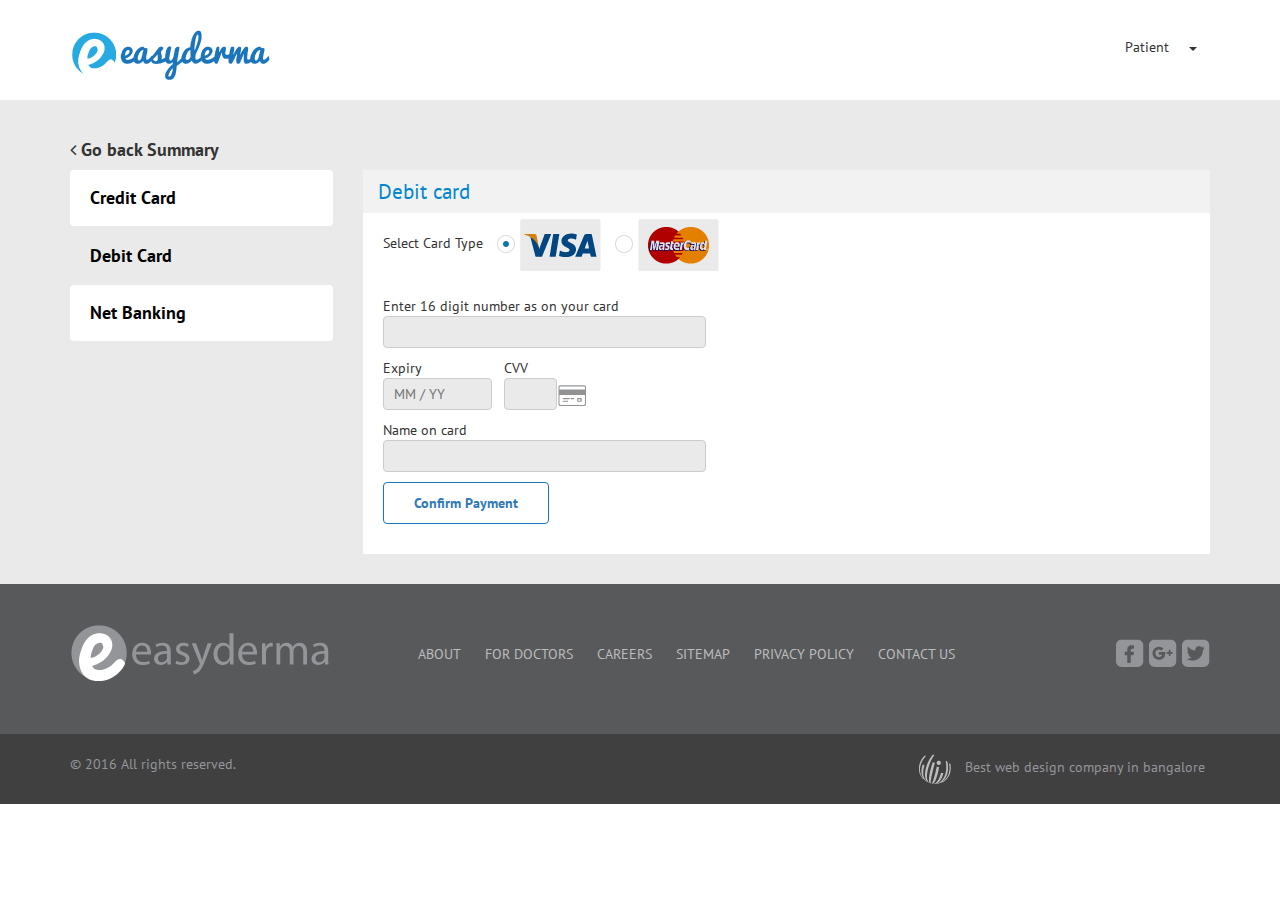
<file: payment.html>
<!DOCTYPE html>
<html>
<head>
	<title>easyderma | Payment Mode</title>
	<meta name="viewport" content="width=device-width, initial-scale=1">
	<link href="https://fonts.googleapis.com/css?family=PT+Sans:400,700" rel="stylesheet">
	<link rel="stylesheet" type="text/css" href="css/bootstrap.min.css">
	<link rel="stylesheet" type="text/css" href="css/bootstrap-theme.min.css">
	<link rel="stylesheet" type="text/css" href="css/font-awesome.min.css">
	<link rel="stylesheet" type="text/css" href="css/owl.carousel.css">
	<link rel="stylesheet" type="text/css" href="css/owl.theme.css">
    <link rel="stylesheet" type="text/css" href="css/owl.theme.default.min.css">
	<link rel="stylesheet" href="css/flexslider.css" type="text/css" media="screen" />
	<link rel="stylesheet" type="text/css" href="css/style.css">
	<link rel="stylesheet" type="text/css" href="css/responsive.css">
    <link href="css/skins/all.css?v=1.0.2" rel="stylesheet">
</head>
<body>
<header>
    <div class="container">
        <div class="row">
            <div class="col-xs-4 col-sm-6 col-md-6">
                <a href="index.html"><img src="images/logo.png" alt="logo" class="img-responsive"></a>
            </div>
            <div class="col-xs-8 col-sm-6 col-md-6">
                <div class="dropdown doctr_drop pull-right">
                    <button class="btn btnDrop_doctor dropdown-toggle" type="button" data-toggle="dropdown">Patient &nbsp;&nbsp;&nbsp;
                    <span class="caret"></span></button>
                    <ul class="dropdown-menu doctr_dropdown">
                        <li>
                            <ul class="list-inline my_list">
                                <li><img src="images/myprofile.png" alt=""></li>
                                <li>
                                    <h4>Chandu Pattar</h4>
                                    <a href="#"><span>chandu.pattar@gmail.com</span></a>
                                </li>
                            </ul> 
                        </li>
                        <li class="divider"></li>
                        <li>
                            <ul class="list-inline my_list">
                                <li><img src="images/profile.png" alt=""></li>
                                <li>
                                    <p><a href="patient_main.html">Profile</a></p>
                                </li>
                            </ul> 
                        </li>
                        <li>
                            <ul class="list-inline my_list">
                                <li><img src="images/setting.png" alt=""></li>
                                <li>
                                    <p><a href="">Settings</a></p>
                                </li>
                            </ul> 
                        </li>
                        <li>
                            <ul class="list-inline my_list">
                                <li><img src="images/logout.png" alt=""></li>
                                <li>
                                    <p><a href="">Logout</a></p>
                                </li>
                            </ul> 
                        </li>
                    </ul>
                </div>
            </div>
        </div>
    </div>
</header>
<section id="payment_body">
   <div class="container">
       <div class="row">
            <div class="col-xs-12 col-sm-12 col-md-12">
               <h4><b><i class="fa fa-angle-left" aria-hidden="true"></i>&nbsp;Go back Summary</b></h4>
            </div>
       </div>
       <div class="row">
            <div class="col-xs-12 col-sm-12 col-md-3">
                <ul class="nav nav-pills nav-stacked">
                  <li><a data-toggle="tab" href="#credit">Credit Card</a></li>
                  <li class="active"><a data-toggle="tab" href="#debit">Debit Card</a></li>
                  <li><a data-toggle="tab" href="#netbanking">Net Banking</a></li>
                </ul>
            </div>
            <div class="col-xs-12 col-sm-12 col-md-9">
                <div class="tab-content">
                    <div id="credit" class="tab-pane">
                        <div class="col-xs-12 col-sm-12 col-md-12 heading">
                            <h4>Credit card</h4>
                        </div>
                        <div class="col-xs-12 col-sm-12 col-md-12 content">
                            <ul class="list-inline"> 
                                <li>
                                    <p>Select Card Type</p>
                                </li>
                                <li>
                                    <input type="radio" id="ckvisa1" name="cardtype3" checked="checked">
                                    <label for="ckvisa1"><img src="images/visa.png" alt=""></label>
                                </li>
                                <li>
                                    <input type="radio" id="ckmaster1" name="cardtype3">
                                    <label for="ckmaster1"><img src="images/mastercard.png" alt=""></label>
                                </li>
                            </ul>
                            
                        </div>
                        <div class="col-xs-12 col-sm-12 col-md-12 content">
                            <p>Enter 16 digit number as on your card</p>
                            <input type="text" class="inputbox">
                        </div>
                        <div class="col-xs-12 col-sm-12 col-md-12 content">
                            <div class="inner_cont">
                                <div class="cont1">
                                    <p>Expiry</p>
                                    <input type="text" placeholder="MM / YY">
                                </div>
                                <div class="cont2">
                                    <p>CVV</p>
                                    <input type="text"><img src="images/card.png" alt="">
                                </div>
                            </div>
                        </div>
                        <div class="col-xs-12 col-sm-12 col-md-12 content">
                            <p>Name on card</p>
                            <input type="text" class="inputbox">
                        </div>
                        <div class="col-xs-12 col-sm-12 col-md-12 content paddbottom">
                            <a class="btn btnConfirm" href="confirmation.html">Confirm Payment</a>
                        </div>
                    </div>
                    <div id="debit" class="tab-pane in active">
                        <div class="col-xs-12 col-sm-12 col-md-12 heading">
                            <h4>Debit card</h4>
                        </div>
                        <div class="col-xs-12 col-sm-12 col-md-12 content">
                            <ul class="list-inline"> 
                                <li>
                                    <p>Select Card Type</p>
                                </li>
                                <li>
                                    <input type="radio" id="ckvisa2" name="cardtype1" checked="checked">
                                    <label for="ckvisa2"><img src="images/visa.png" alt=""></label>
                                </li>
                                <li>
                                    <input type="radio" id="ckmaster2" name="cardtype1">
                                    <label for="ckmaster2"><img src="images/mastercard.png" alt=""></label>
                                </li>
                            </ul>
                            
                        </div>
                        <div class="col-xs-12 col-sm-12 col-md-12 content">
                            <p>Enter 16 digit number as on your card</p>
                            <input type="text" class="inputbox">
                        </div>
                        <div class="col-xs-12 col-sm-12 col-md-12 content">
                            <div class="inner_cont">
                                <div class="cont1">
                                    <p>Expiry</p>
                                    <input type="text" placeholder="MM / YY">
                                </div>
                                <div class="cont2">
                                    <p>CVV</p>
                                    <input type="text"><img src="images/card.png" alt="">
                                </div>
                            </div>
                        </div>
                        <div class="col-xs-12 col-sm-12 col-md-12 content">
                            <p>Name on card</p>
                            <input type="text" class="inputbox">
                        </div>
                        <div class="col-xs-12 col-sm-12 col-md-12 content paddbottom">
                            <a class="btn btnConfirm" href="confirmation.html">Confirm Payment</a>
                        </div>
                    </div>
                    <div id="netbanking" class="tab-pane">
                        <div class="col-xs-12 col-sm-12 col-md-12 heading">
                            <h4>Net Banking</h4>
                        </div>
                        <div class="col-xs-12 col-sm-12 col-md-12 content">
                            <ul class="list-inline"> 
                                <li>
                                    <p>Select Card Type</p>
                                </li>
                                <li>
                                    <input type="radio" id="ckvisa" name="cardtype2" checked="checked">
                                    <label for="ckvisa"><img src="images/visa.png" alt=""></label>
                                </li>
                                <li>
                                    <input type="radio" id="ckmaster" name="cardtype2">
                                    <label for="ckmaster"><img src="images/mastercard.png" alt=""></label>
                                </li>
                            </ul>
                            
                        </div>
                        <div class="col-xs-12 col-sm-12 col-md-12 content">
                            <p>Enter 16 digit number as on your card</p>
                            <input type="text" class="inputbox">
                        </div>
                        <div class="col-xs-12 col-sm-12 col-md-12 content">
                            <div class="inner_cont">
                                <div class="cont1">
                                    <p>Expiry</p>
                                    <input type="text" placeholder="MM / YY">
                                </div>
                                <div class="cont2">
                                    <p>CVV</p>
                                    <input type="text"><img src="images/card.png" alt="">
                                </div>
                            </div>
                        </div>
                        <div class="col-xs-12 col-sm-12 col-md-12 content">
                            <p>Name on card</p>
                            <input type="text" class="inputbox">
                        </div>
                        <div class="col-xs-12 col-sm-12 col-md-12 content paddbottom">
                            <a class="btn btnConfirm" href="confirmation.html">Confirm Payment</a>
                        </div>  
                    </div>
                </div>
            </div>
       </div>
   </div>
</section>

<footer>
    <div class="container">
        <div class="row">
             <div class="col-xs-12 col-sm-12 col-md-3">
                <a href="index.html"><img src="images/logo_footer.png" alt="footer-logo"></a>
             </div>
             <div class="col-xs-12 col-sm-10 col-md-7">
                <ul class="list-inline text-center footer_menu">
                    <li>
                        <a href="javascript:void(0);">ABOUT</a>
                    </li>
                    <li>
                        <a href="javascript:void(0);">FOR DOCTORS</a>
                    </li>
                    <li>
                        <a href="javascript:void(0);">CAREERS</a>
                    </li>
                    <li>
                        <a href="javascript:void(0);">SITEMAP</a>
                    </li>
                    <li>
                        <a href="javascript:void(0);">PRIVACY POLICY</a>
                    </li>
                    <li>
                        <a href="javascript:void(0);">CONTACT US</a>
                    </li>
                </ul>
             </div>
             <div class="col-xs-12 col-sm-2 col-md-2">
                <ul class="list-inline social_icon">
                    <li>
                        <a href="#"><img src="images/fb.png" alt=""></a>
                    </li>
                     <li>
                        <a href="#"><img src="images/g+.png" alt=""></a>
                    </li>
                     <li>
                        <a href="#"><img src="images/twitter.png" alt=""></a>
                    </li>
                </ul>
             </div>
        </div>
    </div>
</footer>
<section id="footer_bottom">
    <div class="container">
        <div class="row">
            <div class="col-xs-12 col-sm-6 col-md-6">
                &copy; 2016 All rights reserved.
            </div>
            <div class="col-xs-12 col-sm-6 col-md-6">
                <ul class="list-inline ul_company">
                    <li><img src="images/indglobal-grey-logo.png" alt=""></li>
                    <li>Best web design company in bangalore</li>
                </ul>
            </div>
        </div>
    </div>
</section>
<!-- Start Login Modal -->
<div id="LoginModal" class="modal fade" role="dialog">
    <div class="modal-dialog">
        <div class="modal-content">
            <div class="modal-body mymodal_body">
                <div class="container-fluid modal_cont">
                    <div class="row">
                        <div class="col-xs-12 col-sm-5 col-md-5">
                            <img src="images/login_ad.jpg" class="ad_image" alt="">
                        </div>
                        <div class="col-xs-12 col-sm-7 col-md-7 cont_details">
                            <div class="col-xs-12 col-sm-12 col-md-12">
                                <h2 class="text-center">Login to continue to <span>Telederma</span></h2>
                            </div>
                            <div class="col-xs-6 col-sm-6 col-md-4 padd">
                                <label for="ckPatient"><input type="radio" name="user" id="ckPatient">Patient</label>
                            </div>
                            <div class="col-xs-6 col-sm-6 col-md-8 padd">
                                <label for="ckDoctor"><input type="radio" name="user" id="ckDoctor">Doctor</label>
                            </div> 
                            <div class="patientLogin">
                                <div class="col-xs-12 col-sm-12 col-md-12 login_martop">
                                    <label for="">Email id*</label><br>
                                    <input type="text">
                                </div>
                                <div class="col-xs-12 col-sm-12 col-md-12 login_martop">
                                    <label for="">Password*</label><br>
                                    <input type="text">
                                </div>
                                <div class="col-xs-12 col-sm-12 col-md-12 text-center login_martop">
                                    <a href="#" class="text-center">Forgot Password?</a>
                                </div>
                                <div class="col-xs-12 col-sm-12 col-md-12 text-center">
                                    <button class="btn btnSignin">Sign in</button>
                                </div>
                                <div class="col-xs-12 col-sm-12 col-md-12 text-center">
                                    <p>Don't have an account? <a href="">Sign Up</a></p>
                                </div>
                            </div>
                        </div>
                    </div>
                     <button type="button" class="close btnClose" data-dismiss="modal">&times;</button>
                </div>
            </div> <!-- End of Modal body content -->
        </div> <!-- End of Modal content -->
    </div>  <!-- End of Modal dialog -->
</div>
<!-- End Login Modal -->
<!-- Start scripts here -->
<script type="text/javascript" src="js/jquery-1.12.2.min.js"></script>
<script src="js/jquery-ui.js"></script>
<script type="text/javascript" src="js/bootstrap.min.js"></script>
<script src="js/owl.carousel.js"></script>
<script src="js/jquery.flexslider.js"></script>
<script src="js/owl.carousel.js"></script>
<script src="js/sticky-effect.js"></script>
<script src="js/jquery.range.js"></script>
<script src="js/icheck.js?v=1.0.2"></script>
<script src="js/custom.js"></script>
</body>
</html>
</file>
<file: css/style.css>
*{
	margin:0px;
	padding: 0px;
}
body {
	margin: 0;
	padding: 0;
	background:#FFF !important;
	font-family: 'PT Sans', sans-serif;
}
header{
	padding: 30px 0px 20px;
}
header .header_search_bar{
    display: inline-block;
}
header .header_search_bar .form_search select{
	padding: 6px 10px 6px 20px;
	height: 40px;
	color: #CECECE;
	font-weight: 600;
}
header .form_search .btnSearch{
	height: 40px;
	padding: 9px 30px;
	vertical-align: inherit;
	background-color: #49A6EB;
	background-image: linear-gradient(to bottom,#49A6EB 0,#49A6EB 100%);
	border: 1px solid #49A6EB;
	color: #fff;
	font-weight: 800;
}

header .header_search_bar .form_search input{
	padding: 6px 10px 6px 10px;
	height: 40px;
	width: 278px;
}
header .form_search ul li {
    margin: 0 -3px;
    padding: 0;
}
header span.city_name{
	position: relative;
}
header .form_search ul li .city_name:before{
	background: rgba(0, 0, 0, 0) url("../images/map_icon.png") repeat scroll 0 0 / cover ;
    content: "";
	height: 27px;
	left: -1px;
	position: absolute;
	top: -5px;
	width: 24px;
	z-index: 3;
}
header .btnLogin{
	background-color: #fff;
	color: #48A6EB;
	border: 1px solid #48A6EB;
	padding: 6px 20px;
	border-radius: 4px;
}
header .btnLogin:hover{
	background-color: #48A6EB;
	color: #fff;
	border: 1px solid #48A6EB;
	font-weight: 800;
}
header .btnRegister{
	background-color: #48A6EB;
	color: #fff;
	border: 1px solid #48A6EB;
	font-weight: 800;
}
header .btnRegister:hover{
	background-color: #48A6EB;
	color: #fff;
	border: 1px solid #48A6EB;
	font-weight: 800;
}
#section-slider{
	width:100%;
	height:auto;
	overflow:hidden;
	display:block;
	position:relative;
	padding:0;
}
#section-slider img{
	width:100%;
	height:auto;
	display:block;
}
.custom-navigation{
  position: absolute;
  right: 20px;
  text-align: center;
  top: 50%;
  width: auto;
  height:auto;
  z-index: 41;
  bottom: inherit;
  display: none;
}
.custom-controls-container .flex-control-nav{
	position:relative;
}
.custom-controls-container .flex-control-nav li {
  display: block;
  margin: 20px 6px;
}
.custom-controls-container .flex-control-paging li{
	margin:0;
	position:relative;
	padding-bottom:20px;
}
/*.custom-controls-container .flex-control-paging li:after{
	content:'';
	width:1px;
	height:20px;
	background:#bed2d5;
	position:absolute;
	bottom:0px;
}*/
.custom-controls-container .flex-control-paging li:last-child:after{
	display:none;
}
.custom-controls-container .flex-control-paging li a{
	width:20px;
	height:20px;
	border: 1px solid rgba(255,255,255,0);
	
	transition:all 0.3s;
	-moz-transition:all 0.3s;
	-webkit-transition:all 0.3s;
	-o-transition:all 0.3s;
}
.custom-controls-container .flex-control-paging li a:before{
	content:'';
	width:1px;
	height:30px;
	background:#bed2d5;
	position:absolute;
	bottom:-5px;
	left:10px;
}
.custom-controls-container .flex-control-paging li a.flex-active:before{
	content:'';
	width:1px;
	height:25px;
	background:#bed2d5;
	position:absolute;
	bottom:-5px;
	left:10px;
}
.custom-controls-container .flex-control-paging li:last-child a:before{
	display:none;
}
.custom-controls-container .flex-control-paging li a:after{
	content:'';
	width:12px;
	height:12px;
	position:absolute;
	left:4px;
	top:4px;
	background:#999;
	overflow:hidden;
	
	border-radius: 50%;
	-moz-border-radius: 50%;
	-webkit-border-radius: 50%;
}
.custom-controls-container .flex-control-paging li a:hover:after,
.custom-controls-container .flex-control-paging li a.flex-active:after{
	background:#FFF;
}
.custom-controls-container .flex-control-paging li a:hover,
.custom-controls-container .flex-control-paging li a.flex-active {
  background: none;
  border-color: #ffffff;
  cursor: default;
}


.custom-navigation .flex-next,
.custom-navigation .flex-prev{
	display:none;
}
section{
	width:100%;
	height:auto;
	display:block;
	position:relative;
	padding:30px 0;
}
.slider_info{
	position: absolute;
	top: 50%;
	left: 50%;
	transform: translate(-50%, -50%);
	z-index: 3;
	width: 50%;
}
.slider_info >p{
	font-size: 24px;
	font-weight: 800;
	color: rgb(29,116,185);
}
.search_bar{
	background-color: rgba(0, 0, 0, 0.8);
    border-radius: 4px;
    display: inline-block;
    padding: 10px 20px 1px;
}
.search_bar .form_search select{
	padding: 6px 10px 6px 20px;
	height: 40px;
	color: #CECECE;
	font-weight: 600;
}
.search_bar .form_search .btnSearch{
	height: 40px;
	padding: 9px 30px;
	vertical-align: inherit;
	background-color: #49A6EB;
	background-image: linear-gradient(to bottom,#49A6EB 0,#49A6EB 100%);
	border: 1px solid #49A6EB;
	color: #fff;
	font-weight: 800;
}
.search_bar .form_search input{
	padding: 6px 10px 6px 10px;
	height: 40px;
	width: 278px;
}
.form_search ul li {
    margin: 0 -3px;
    padding: 0;
}
span.city_name{
	position: relative;
}
.form_search ul li .city_name:before{
	background: rgba(0, 0, 0, 0) url("../images/map_icon.png") repeat scroll 0 0 / cover ;
    content: "";
	height: 27px;
	left: -1px;
	position: absolute;
	top: -5px;
	width: 24px;
	z-index: 3;
}
#work_section{
	border-bottom: 1px solid #ccc;
}
#work_section .category h3{
	color: #1B75BC;
	font-weight: bold;
}
#top_doctor{
	position: relative;
	font-weight: bold;
}
#top_doctor .customNextBtn{
	position: absolute;
	right:3%;
	top: 50%;
	transform: translateY(-50%);
	cursor: pointer;
}
#top_doctor .customPrevBtn{
	position: absolute;
	left: 3%;
	top: 50%;
	transform: translateY(-50%);
	cursor: pointer;
}
.docprofile{
	position: relative;
	color: #3E98D3;
}
.docprofile .heart{
	width: 27px !important;
	position: absolute;
	top: 4%;
	right: 4%;
	cursor: pointer;
}
.docprofile{
	width: 80%;
	margin: 0 auto;
}
.docprofile .exp_rating{
	width: 90%;
}
.docprofile .exp_rating .exp{
	float: left;
}
.docprofile .exp_rating .rating{
	float: right;
}
.docprofile .exp_rating .rating .sp_rating{
	background-color: #0587D0;
	padding: 5px 6px;
	color: #fff;
	border-radius: 4px;
}
.doctr_get{
	position: relative;
}
.doctr_get img{
	width: 100%;
}
.doctr_get .doctr_get_cont{
	position: absolute;
	top: 50%;
	left: 50%;
	transform: translate(-50%,-50%);
}
.doctr_get .doctr_get_cont h2{
	font-size: 42px;
	color: #0587D0;
}
.doctr_get .doctr_get_cont p{
	font-size: 16px;
	text-align: justify;
}
.doctr_get .doctr_get_cont .btnStart{
	background-color: #0587D2;
	color: #fff;
	font-weight: 800;
	padding: 10px 40px;
}
#testi .doc_pro{
	position: relative;
}
#testi .doc_pro img{
	position: relative;
	top: 40px;
	left: 50%;
	transform: translateX(-50%);
}
#testi .doc_pro .doc_pro_cont{
	background-color: #F2F2F2;
	padding: 30px 15px 10px;
	color: #AAAAAA;
}
#testi .doc_pro .doc_pro_cont p{
	font-size: 14px;
	padding: 10px 20px;
}
#testi .doc_pro .doc_pro_cont .hr_profile{
	width: 40%;
	border: 1px solid #AAAAAA;
	margin: 0 auto;
}
#testi .doc_pro .doc_pro_cont h4{
	padding: 20px 0px 0px;
	color: #0387D1;
	margin: 0px;
	font-size: 16px;
}
#testi .customNextBtn{
	position: absolute;
	right:-3%;
	top: 60%;
	transform: translateY(-50%);
	cursor: pointer;
}
#testi .customPrevBtn{
	position: absolute;
	left: -3%;
	top: 60%;
	transform: translateY(-50%);
	cursor: pointer;
}
#testi .testi_heading{
	margin: 0px;
}
footer{
	background-color: #58595B;
	padding: 40px 0px;
}
footer .footer_menu li{
	padding: 20px 10px;
}
footer .footer_menu li a{
	color: #BBBCBD;
}
footer .social_icon{
	float: right;
}
footer .social_icon li{
	padding: 15px 0px;
}
#footer_bottom{
	background-color: #404041;
	color: #939598;
	padding: 20px 0px 10px;
}
#footer_bottom .ul_company{
	float: right;
}
/*categories page css*/
#category_body{
	background-color: #EAEAEA;
}
/*range slider css start*/
.slider-container .scale {
   /* display: none;*/
}
.theme-green .back-bar .selected-bar {
    border-radius: 1px;
    background-color: #0587D0;
    background-image: linear-gradient(to bottom, #0587D0, #0587D0);
    background-repeat: repeat-x;
    filter: progid:DXImageTransform.Microsoft.gradient(startColorstr='#ffbdfade', endColorstr='#ff76fabc', GradientType=0);
}
.slider-container .back-bar .pointer {
    cursor: pointer;
}
.theme-green .back-bar .pointer-label {
    color: #000;
    font-size: 10px;
    font-weight: 800;
    background-color: #EAEAEA;
}
.theme-green .back-bar {
    height: 4px;
    border-radius: 1px;
    background-color: #A5A6A8;
    background-image: linear-gradient(to bottom, #E1E1E1, #C9C9C9);
    background-repeat: repeat-x;
}
.slider-container {
    margin-top: 20px;
}
/*End of range slider css*/
.services_cat{
	margin-top: 20px;
	border-top: 1px solid #A5A7A8;
	border-bottom: 1px solid #A5A7A8;
}
.services_cat .cat_list {
    height: 245px;
    overflow-y: scroll;
    margin-bottom: 10px;
}
.location_cat .cat_list {
    height: 210px;
    overflow-y: scroll;
    margin-bottom: 10px;
}
.location_cat{
	margin-bottom:20px;
	border-bottom: 1px solid #A5A7A8;
}
.doctr_cat{
	background-color: #fff;
	padding: 10px 20px;
}
.doctr_cat .cat_details{
	position: relative;
}
.doctr_cat .cat_details h2 {
    color: #1B75BC;
    margin: 0px;
    padding-bottom: 10px;
    font-size: 24px;
    font-weight: 800;
}
.doctr_cat .cat_details .fav_mark{
	position: absolute;
	top: 0;
	right: 0;
}
.visit_type{
	display: flex;
	margin-bottom: 10px;
}
.visit_type .single_visit{
	background-color: #D7EFF9;
	border: 1px solid #D7EFF9;
	border-radius: 10px;
	width: 100px;
	margin-right: 10px;
	padding-top: 5px;
	border: 1px solid #1B75BC;
	cursor: pointer;
}
.theme-green .back-bar .pointer {
    width: 20px;
    height: 20px;
    top: -8px;
}
.visit_type .single_visit p{
	margin: 0px;
}
.visit_type .single_visit p:last-child{
	color: #1B75BC;
	font-size: 18px;
	font-weight: 800;
}
.martop{
	margin-top: 2%;
}
.martop1{
	margin-top: 1%;
}
.cat_details .btnUpload_details{
	color: #2580B5;
	background-color: #fff;
	border: 1px solid #2580B5;
	margin-bottom: 10px;
	padding: 5px 10px;
	font-size: 16px;
	font-weight: 800;
}
.services_cat .cat_list ul li span, .location_cat .cat_list ul li span, .availability_cat .cat_list ul li span{
	padding-left: 30px;
}
.filter_panel h3{
	color: #1B75BC;
    font-size: 18px;
}
.filter_panel h4{
	color: #000;
	font-size: 20px;
}
.filter_panel h4 a{
	color: #000;
	font-size: 16px;
}
.search_result h2{
	color: #304774;
	margin: 0;
	font-size: 24px;
}
.sort_cat>span{
	color: #939598;
	font-size: 18px;
}
.control {
	font-size: 18px;
	position: relative;
	display: block;
	margin-bottom: 15px;
	padding-left: 30px;
	cursor: pointer;
}

.control input {
	position: absolute;
	z-index: -1;
	opacity: 0;
}
.control__indicator {
	position: absolute;
    top: 2px;
    left: 0;
    width: 20px;
    height: 20px;
    background: #C6C6C6;
	border-radius: 4px;
}

.control--radio .control__indicator {
	border-radius: 50%;
}
/* Hover and focus states */
.control:hover input ~ .control__indicator,
.control input:focus ~ .control__indicator {
	background: #ccc;
}

/* Checked state */
.control input:checked ~ .control__indicator {
	background: #1B75BC;
}

/* Hover state whilst checked */
.control:hover input:not([disabled]):checked ~ .control__indicator,
.control input:checked:focus ~ .control__indicator {
	background: #1B75BC;
}
/* Disabled state */
.control input:disabled ~ .control__indicator {
	pointer-events: none;
	opacity: .6;
	background: #e6e6e6;
}

/* Check mark */
.control__indicator:after {
	position: absolute;
	display: none;
	content: '';
}

/* Show check mark */
.control input:checked ~ .control__indicator:after {
	display: block;
}

/* Checkbox tick */
.control--checkbox .control__indicator:after {
	top: 1px;
	left: 6px;
	width: 7px;
	height: 14px;
	transform: rotate(45deg);
	border: solid #fff;
	border-width: 0 2px 2px 0;
}

/* Disabled tick colour */
.control--checkbox input:disabled ~ .control__indicator:after {
	border-color: #7b7b7b;
}

/* Radio button inner circle */
.control--radio .control__indicator:after {
	top: 7px;
	left: 7px;
	width: 6px;
	height: 6px;
	border-radius: 50%;
	background: #fff;
}

/* Disabled circle colour */
.control--radio input:disabled ~ .control__indicator:after {
	background: #7b7b7b;
}
::-webkit-scrollbar {
    width: 6px;
}
 
::-webkit-scrollbar-track {
    -webkit-box-shadow: inset 0 0 6px rgba(0,0,0,0.3); 
    border-radius: 10px;
}
 
::-webkit-scrollbar-thumb {
    border-radius: 10px;
    -webkit-box-shadow: inset 0 0 6px rgba(0,0,0,0.5); 
}
.sort_cat select {
    padding: 8px 8px;
    width: 130px;
    border: none;
    box-shadow: none;
    background-image: none;
    -webkit-appearance: none;
    -moz-appearance: none;
    appearance: none;
    border: 1px solid #BCBEC0;
    border-radius: 4px;
    background: #fff url("../images/downarrow.png") no-repeat 90% 50%;
}

.sort_cat select:focus {
    outline: none;
}
/*Login modal css*/
.mymodal_body{
	padding: 0px;
}
.mymodal_body .modal_cont{
	width: 100%;
	padding:0;
	position: relative;
}
.modal_cont .btnClose{
	position: absolute;
	top: 0px;
	right: 10px;
	font-size: 32px;
}
.modal_cont .cont_details h2{
	text-align: justify;
	font-size: 20px;
}
.modal_cont .cont_details h2 span{
	color: #0587D0;
}
.modal_cont .cont_details .padd{
	margin: 20px 0px;
}
.modal_cont .cont_details .patientLogin input{
	width: 100%;
	padding: 8px;
	background-color: #F2F2F2;
	border: 1px solid #E3D0D0;
	border-radius: 4px;
}
.modal_cont .cont_details .patientLogin .btnSignin{
	width: 80%;
	text-align: center;
	background-color: #0587D2;
	color: #fff;
	font-weight: 800;
	font-size: 26px;
	margin: 20px 0px;
}
.login_martop{
	margin-top: 6%;
}
#doctor_profile_body{
	background-color: #EAEAEA;
}
.doctr_profile_cont{
	background-color: #fff;
	padding: 10px 20px;
}
.doctr_profile_cont .cat_profile_pic{
	padding: 0px;
}
.doctr_profile_cont .cat_details h2{
	color: #1B75BC;
	margin: 0px;
	padding-bottom: 10px;
	font-size: 24px;
	font-weight: 800;
}
.doctr_profile_cont .visit_type{
	position: relative;
	padding-top: 4%;
}
.doctr_profile_cont .visit_type .fav_mark{
	position: absolute;
	top: 0px;
	right: 0px;
}
.upload_details_cont{
	background-color: #fff;
}
.upload_details_cont .upload_details{
	padding: 0px;
}
.upload_details .myNav_tab{
	width: 100%;
}
.upload_details .myNav_tab li {
	width: 50%;
	text-align: center;
}
.upload_details .myNav_tab li a{
	background-color: #F2F2F2;
	border: 0px solid #fff;
	color: #000;
	font-weight: 800;
	font-size: 18px;
}
.upload_details .myNav_tab li.active a{
	border-top: 2px solid #0587D0;
	background-color: #fff;
	color: #0587D0;
	font-size: 21px;
}
.upload_details .visit_type .single_visit {
    background-color: #D7EFF9;
    border: 1px solid #D7EFF9;
    border-radius: 10px;
    width: 120px;
    margin-right: 10px;
    padding-top: 5px;
    border: 1px solid #1B75BC;
    cursor: pointer;
}
.ckcat{
	width: 20px;
	height: 28px;
}
.visit_type .single_visit.slect-bg ul li p>span, .visit_type .single_visit.slect-bg ul li p>i, .visit_type .single_visit.slect-bg ul li p{
	color: #fff;
	font-weight: 800;
}
.visit_type .single_visit.slect-bg{
	background-color: #0587D0;
}
.upload_tab_cont{
	padding-bottom: 10%;
}
.tab_border{
	width: 100%;
	border: 1px solid #ccc;
}
.upload_tab_cont .img_cont{
	border: 1px solid #ccc;
	background-color: #F2F2F2;
	border-radius: 4px;
	padding: 10px;
	width: 140px;
	height: 120px;
}
.upload_tab_cont .change_pic_btn, .upload_tab_cont .change_pic_btn1{
	border: 1px solid #F8F8F8;
	background-color: #F8F8F8;
	padding: 8px 40px;
	box-shadow: 1px 1px 1px 1px #ccc;
	border-radius: 5px;
	margin-top: 1%;
}
.upload_tab_cont .img_size{
	padding-top: 4%;
	font-size: 16px;
	color: #000;
}
.upload_tab_cont .img_size span{
	color: #858585;
	font-size: 14px;
}
.upload_tab_cont .btnUppre{
	background-color: #0587D2;
	color: #fff;
	margin-left: 60%;
}
.upload_tab_cont #txtcomment{
	width: 50%;
	resize: none;
	border: 1px solid #ccc;
	padding-left: 5px;	
	background-color: #F2F2F2;
}
.upload_tab_cont #txtcomment2{
	width: 50%;
	height: 100px;
	resize: none;
	border: 1px solid #ccc;
	padding-left: 5px;	
	background-color: #F2F2F2;
}
.upload_tab_cont #given_time{
	padding: 8px 75px 8px 0px;
}
.upload_tab_cont h4{
	font-size: 22px;
	color: #0587D0;
	padding: 1% 0px;
}
.upload_tab_cont ul li{
	padding: 3px 5px;
	vertical-align: middle;
}
.upload_tab_cont ul li label{
	font-weight: 400;
	font-size: 16px;
	padding: 0 10px;
}
.upload_tab_cont p {
	/*padding-top: 10px;*/
	font-size: 14px;
}
.upload_tab_cont .btnContinue{
	font-size: 16px;
	color: #0587D0;
	border: 1px solid #0587D0;
	background-color: #fff;
	padding: 7px 40px;
	font-weight: 800;
	margin-top: 20px;
}
.scedule_option {
    width: 65%;
}
.scedule_option #select_hospit {
    width: 70%;
    padding: 10px 5px;
    margin: 10px 0px;
}
.scedule_option #day {
    width: 34%;
    padding: 10px 5px;
    margin: 10px 0px;
}
.scedule_option #section {
    width: 34%;
    padding: 10px 5px;
    margin: 10px 0px 10px 7px;
}
.appoint_detail{
	width: 60%;
}
.scedule_time {
    width: 77%;
}
.scedule_time ul li {
    width: 14%;
    text-align: center;
}
.scedule_time .time_bor{
	border: 1px solid #ccc;
	padding: 7px 20px;
}
.scedule_time ul li .disabled{
	background-color: #E8E8E8;
	color: #ccc;
}
.doctor_info_cont h4{
	font-size: 22px;
	color: #0587D0;
	padding: 1% 0px;
}
.doctor_info_cont>p{
	font-size: 16px;
	padding: 10px 0px;
}
.doctor_info_cont .disease_list{
	width: 100%;
}
.doctor_info_cont .disease_list li{
	width: 19%;
	vertical-align: top;
}
.doctor_info_cont .disease_list .disease{
	width: 90%;
	background-color: #F2F2F2;
	height: 50px;
	text-align: center;
	margin-top: 20px;
	display: table;
}
.doctor_info_cont .disease_list .disease>p{
	display: table-cell;
    vertical-align: middle;
    font-size: 16px;
}
.address_info p{
	font-size: 16px;
	line-height: 1.6;
}
.feedback_info textarea{
	width: 100%;
	resize: none;
	background-color: #F2F2F2;
	border-radius: 4px;
	border: 1px solid #ccc;
	padding: 10px;
}
.feedback_info span{
	color: #939292;
}
.padd_bottom{
	padding-bottom: 100px;
}
.padd_twenty{
	padding-bottom: 20px !important;
}
#patient{
	padding: 10px 10px 10px 0;
	border: none;
	background: #fff url("../images/downarrow.png") no-repeat 90% 50%;
	-webkit-appearance: none;
	-moz-appearance: none;
	appearance: none;
}
#appoint_body{
	background-color: #EAEAEA;
}
#appoint_body .btnEdit{
	background-color: #49A6EB;
	color: #fff;
	padding: 5px 20px;
}
.appoint_body_heading{
	background-color: #F2F2F2;
	padding: 0px 20px;
}
.appoint_body_heading h4{
	font-size: 22px;
	color: #0587D0;
	padding: 1% 0px;
	font-weight: 800;	
}
.appoint_body_cont{
	background-color: #ffffff;
	padding: 0px;
	margin-top: -10px;
}
.appoint_body_cont .paddzero{
	padding: 0px;
}
.doctr_map, .doctr_button{
	background-color: #fff;
	padding: 10px 20px;
}
.btnPayment{
	background-color: #fff;
	border: 1px solid #1B75BC;
	border-radius: 4px;
	font-weight: 800;
}
.appoint_schedule .title{
	color: #C2C2C2;
	font-size: 16px;
	padding: 10px 0px 0px;
}
.appoint_schedule .details{
	color: #1B75BC;
	font-size: 17px;
}
#payment_body{
	background-color: #EAEAEA;
}
#payment_body .heading{
	background-color: #F2F2F2;
}
#payment_body .heading h4{
    font-size: 21px;
    color: #0587D0;
    padding: 0;
}
#payment_body .content p{
	margin: 0;
}

#payment_body .content{
	background-color: #fff;
	margin: 0px;
	padding: 5px 20px;
}
#payment_body .content .inner_cont{
	display: flex;
}
#payment_body .content .inner_cont .cont1{
	width: 15%;
}
#payment_body .paddbottom{
	padding-bottom: 30px;
}
#payment_body .content .inner_cont .cont1 input{
	width: 90%;
	padding: 5px 10px;
	background-color: #EAEAEA;
	border: 1px solid #ccc;
	border-radius: 4px;
}
#payment_body .content .inner_cont .cont2 input{
	width: 25%;
	padding: 5px 10px;
	background-color: #EAEAEA;
	border: 1px solid #ccc;
	border-radius: 4px;
}
#payment_body .content .inputbox{
	width: 40%;
	padding: 5px 10px;
	background-color: #EAEAEA;
	border: 1px solid #ccc;
	border-radius: 4px;
}
#payment_body .content .btnConfirm{
	border: 1px solid #1B75BC;
	padding: 10px 30px;
	border-radius: 4px;
	font-weight: 800;
}
#payment_body .nav-pills > li > a{
	color: #000;
	background-color: #fff;
	font-size: 18px;
	font-weight: 800;
	outline: none;
	padding: 15px 20px;
}
#payment_body .nav-pills > li.active > a, #payment_body .nav-pills > li.active > a:focus, #payment_body .nav-pills > li.active > a:hover {
	color: #000;
	background-color: transparent;
	font-size: 18px;
	font-weight: 800;
	outline: none;
	padding: 15px 20px;
}
#confirm_body{
	background-color: #EAEAEA;
}
.confirm_header{
	background-color: #F1F2F2;
}
.confirm_header h4{
    padding: 20px 0px;
    color: #0587D0;
    font-size: 28px;
    font-weight: 800;
}
.confirm_cont{
	background-color: #fff;
	padding-bottom: 30px;
}
.confirm_cont img{
	padding:20px;
}
.confirm_cont p {
    padding: 10px 0px;
    font-size: 14px;
    color: #7F7F81;
}
.confirm_cont p>span {
	color: #000;
	font-size: 18px;
	font-weight: 800;
}
.confirm_cont h4{
	color: #50AED9;
	font-weight: 800;
	padding-bottom: 10px;
}
.confirm_cont .btnGo {
    color: #50AED9;
    border: 1px solid #50AED9;
    border-radius: 4px;
    font-weight: 800;
    padding: 10px 15px;
    font-size: 18px;
}
#doctr_dashboard, #patient_dashboard{
	background-color: #eaeaea;
}
#doctr_dashboard .left_panel, #patient_dashboard .left_panel{
	background-color: #fff;
	padding: 0px;
}
#doctr_dashboard .left_panel h3, #patient_dashboard .left_panel h3{
	background-color: #0592DA;
	color: #fff;
	margin: 0px;
	padding: 10px 20px;
	font-size: 18px;
	font-weight: 800;
}
.left_panel ul li > a {
    position: relative;
    display: block;
    padding: 15px 20px;
    color: #686868;
    font-size: 16px;
    border-bottom: 1px solid #ccc;
    border-radius: 0px;
}
.left_panel .nav-pills > li.active > a, .left_panel .nav-pills > li.active > a:focus, .left_panel .nav-pills > li.active > a:hover {
    color: #686868;
    background-color: #e1e1e1;
    font-weight: 600;
}
.left_panel .nav-pills > li.active > a:after {
	border-bottom: 27px solid transparent;
    border-left: 10px solid #E1E1E1;
    border-top: 27px solid transparent;
    content: "";
    font-size: 0;
    height: 0;
    left: 100%;
    line-height: 0;
    position: absolute;
    top: 0;
    width: 0;
}
#doctr_dashboard .right_panel .doc_tab_cont, #patient_dashboard .right_panel .doc_tab_cont{
	background-color: #fff;
	padding: 0px;

}
#doctr_dashboard .right_panel .doc_tab_cont h3 , #patient_dashboard .right_panel .doc_tab_cont h3 {
    font-size: 21px;
    color: #304873;
    font-weight: 800;
    padding: 10px 40px;
    margin: 0px;
}
#doctr_dashboard .right_panel .doc_tab_cont h4, #patient_dashboard .right_panel .doc_tab_cont h4{
    font-size: 18px;
    color: #304873;
    font-weight: 800;
    padding: 20px 40px;
    margin: 0px;
}
.right_panel .hr_docprofile{
	width: 100%;
	border: 1px solid #AAAAAA;
	margin: 0 auto;
}
.setting_form{
	width: 50%;
	padding: 20px 40px;

}
.setting_form input{
    width: 100%;
	background-color: #EBEBEB;
	border: 1px solid #EBEBEB;
	border-radius: 4px;
	padding: 7px 10px 7px;
	margin-bottom: 5%;
}
.setting_form select{
    width: 100%;
    background-color: #EBEBEB;
    border: 1px solid #EBEBEB;
    border-radius: 4px;
    padding: 10px 10px;
    margin-bottom: 5%;
    background: #fff url("../images/downarrow.png") no-repeat 98% 50%;
    -webkit-appearance: none;
    -moz-appearance: none;
    appearance: none;
}
.doc_tab_cont .comment{
	padding: 20px 40px;
}
.doc_tab_cont .txtmsg{
	width: 80%;
	padding: 20px 10px;
	resize: none;
}
.doc_tab_cont .btnCancel{
	background: #fff;
	color: #0491D9;
	border-radius: 4px;
	border: 1px solid #0491D9;
	padding: 10px 30px;
}
.doc_tab_cont .btnChange_pass, .doc_tab_cont .btnDelete, .doc_tab_cont .btnApproval, .doc_tab_cont .btnSave_changes{
	background: #0491D9;
	color: #fff;
	border-radius: 4px;
	border: 1px solid #0491D9;
	margin-left: 20px;
	padding: 10px 30px;
}
.package_list{
    margin: 10px 40px;
    border: 1px solid #ccc;
    padding: 20px;
    border-radius: 8px;
}
.pack_name label span{
	font-weight: 400;
	color: #304774;
	font-size: 18px;
}
.pack_name label p{
	font-weight: 400;
	color: #757575;
	font-size: 14px;
}
.pack_name .control__indicator {
    position: absolute;
    top: 7px;
    left: 0;
    width: 20px;
    height: 20px;
    background: #fff;
    border-radius: 4px;
    border: 1px solid #304774;
}
.price_list input{
	width: 75%;
	padding: 5px;
	border: 1px solid #ccc;
	border-radius: 4px;
}
.footer_button{
	padding:30px 40px 20px;
}
.doc_tab_cont .date_time{
	padding: 6px;
}
.doc_tab_cont .date_time input {
    width: 30%;
	padding: 5px 20px 5px 5px;
	border: 1px solid #ccc;
	border-radius: 4px;
	background: url('../images/calender.png') 96% 25% no-repeat;
}
.doc_tab_cont .table_cont{
	padding: 30px 20px 50px;
}
.doc_tab_cont .payment_table{
	width: 100%;
	
	background: #fff;
}
.doc_tab_cont .payment_table tr th{
	padding: 10px 10px;
	background: #0591da;
	color: #fff;
	text-align: center;
}
.doc_tab_cont .payment_table tr td{
	padding: 10px 10px;
	text-align: center;
	color: #2B9FDC;
}
.doc_tab_cont .payment_table tr:nth-child(2n){
	background: #F2F0F1;
}
.doc_tab_cont .payment_details{
	background: #0591da;
	color: #fff;
}
.doc_tab_cont .payment_details ul{
	width: 100%;
	text-align: center;
	margin-bottom: 0px;
}
.doc_tab_cont .payment_details ul li {
    padding: 25px 40px;
}
.doc_tab_cont .payment_details ul li h2, .doc_tab_cont .payment_details ul li p {
	margin: 0;
}
.appoint_nav_cont ul{
	display: table;
	padding: 25px 0px 30px;
}
.appoint_nav_cont ul li {
    padding: 20px 30px 10px;
    width: 20%;
    display: table-cell;
    vertical-align: middle;
    
}
.appoint_nav_cont ul li p span{
	color: #304774;
	font-size: 18px;
	font-weight: 800;
}
.appoint_nav_cont ul li a{
	color: #0491D7;
	text-decoration: none;
	font-weight: 800;
	padding: 10px 20px;
	border: 1px solid #0491D7;
	border-radius: 4px;
}
.appoint_nav .nav-tabs > li{
	padding: 0px 20px;
	border: none;
	outline: none;
}
.appoint_nav .nav-tabs > li > a{
	padding: 15px 0px;
	color: #000;
	outline: none;
	border: none;
	position: relative;
}
.appoint_nav .nav > li > a:focus, .appoint_nav .nav > li > a:hover {
    text-decoration: none;
    background-color: #fff;
}
.appoint_nav .nav-tabs > li.active > a, .appoint_nav .nav-tabs > li.active > a:focus, .appoint_nav .nav-tabs > li.active > a:hover {
    color: #555;
    cursor: default;
    background: #fff ;
    border: 0px solid #ccc;

}
.appoint_nav .nav-tabs li.active :before{
    content: "";
    height: 2px;
    position: absolute;
    bottom: 0;
    width: 100%;
    border-bottom: 3px solid #0591da;
}
.appoint_nav .nav-tabs li.active :after{
    content: "";
    position: absolute;
    left: 50%;
    transform: translateX(-50%);
    bottom: -8px;
    z-index: 1;
	width: 0;
	height: 0;
	border-style: solid;
	border-width: 10px 5px 0 5px;
	border-color: #0591da transparent transparent transparent;
}
.btnDrop_doctor{
	background: #fff;
}
.btnDrop_doctor.focus, .btnDrop_doctor:focus, .btnDrop_doctor:hover {
    color: #000;
    text-decoration: none;
}
.btnDrop_doctor:active {
    background-image: none;
    outline: 0;
    box-shadow: inset 0 3px 5px rgba(248, 238, 238, 0.1);
}
.appoint_nav_cont .appint_pack_details{
	background: #e1e1e1;
	padding: 0px;
	margin: 0px;
}
.appoint_nav_cont .appint_pack_details li{
	padding: 0px 0px 0px 20px;
	width: 22%;
}
.appoint_nav_cont .appint_pack_details li>p>span{
	color: #0491D9;
}
.appint_pack_details .visitor_list{
	width: 100%;
}
.appint_pack_details .visitor_list li{
	width: 20%;
	padding: 0px;
}
.appint_pack_details .visitor_list li img{
	padding: 0px 2px;
	vertical-align: middle;
}
.appint_pack_details .visitor_list li p{
	margin: 0px;
	padding-right: 10px;
}
.doctr_drop ul li a img{
	margin-left: -50px;
}
.doctr_drop ul li a{
	text-align: center;
}
.basic_details_list{
	display: table;
	padding: 10px 40px;
}
.basic_details_list li{
	display: table-cell;
}
.basic_details_list li img{
	border: 1px solid #ddd;
}
.basic_details_list li h5{
	color: #304774;
	font-size: 18px;
	font-weight: 800;
	margin: 0px;
}
.basic_details_fields{
	padding: 10px 40px;
}
.basic_details_fields input{
	width: 100%;
	padding:10px;
	background: #EBEBEB;
	border: 1px solid #EBEBEB;
	border-radius: 4px;
	font-weight: 800;
	color: #314673;
}
.basic_details_fields .datepicker{
	padding: 5px 20px 5px 5px;
	border: 1px solid #ccc;
	border-radius: 4px;
	background: url('../images/calender.png') 96% 25% no-repeat;
	-webkit-filter: grayscale(100%); /* Safari 6.0 - 9.0 */
    filter: grayscale(100%);
}
.msg_Verified{
	color: #1ECF6C;
}
.txt_about_u{
	width: 90%;
	margin: 0px 40px 30px;
	resize: none;
	padding: 10px;
	background: #EBEBEB;
	border: 1px solid #EBEBEB;
	border-radius: 4px;
	height: 150px;
}
.map_cont{
	padding: 10px 40px 30px;
	height: 400px;
}
.diff_select select{
	margin: 0px 40px;
	padding: 8px;
    width: 50%;
    border: none;
    box-shadow: none;
    background-image: none;
    -webkit-appearance: none;
    -moz-appearance: none;
    appearance: none;
    border: 1px solid #BCBEC0;
    border-radius: 4px;
    background: #EBEBEB url("../images/downarrow.png") no-repeat 98% 50%;
}
.diff_select1 select{
	padding: 8px;
    width: 50%;
    border: none;
    box-shadow: none;
    background-image: none;
    -webkit-appearance: none;
    -moz-appearance: none;
    appearance: none;
    border: 1px solid #BCBEC0;
    border-radius: 4px;
    background: #EBEBEB url("../images/downarrow.png") no-repeat 98% 50%;
}
.btnUpload_certi_cont{
	padding-top: 10px;
}
.btnUpload_certi_cont .btnUpload_certi{
	width: 50%;
	border: 1px solid #0892DB;
	text-decoration: none;
	padding: 10px 20px;
	border-radius: 4px;
}
#sltype{
	padding: 8px;
    width: 100%;
    border: none;
    box-shadow: none;
    background-image: none;
    -webkit-appearance: none;
    -moz-appearance: none;
    appearance: none;
    border: 1px solid #BCBEC0;
    border-radius: 4px;
    background: #EBEBEB url("../images/downarrow.png") no-repeat 98% 50%;
}
.diff_select p{
	padding: 10px 40px 0;
}
.consult_time_slot{
	padding: 5px 40px;
	margin-top: 0px;
}
.consult_time_slot .consult_time_list label>span{
	font-weight: 400;
}
.consult_time_slot .consult_time_list .heading{
	font-size: 18px;
}
.consult_time_slot .consult_time_list select{
	padding: 5px;
	width: 48%;
	border: none;
	box-shadow: none;
	background-image: none;
	-webkit-appearance: none;
	-moz-appearance: none;
	appearance: none;
	border: 1px solid #BCBEC0;
	color: #BDBDBD;
	border-radius: 4px;
	background: #fff url("../images/downarrow.png") no-repeat 90% 50%;
}
.consult_time_slot .slot_duration select{
	padding: 7px;
	width: 100%;
	border: none;
	box-shadow: none;
	background-image: none;
	-webkit-appearance: none;
	-moz-appearance: none;
	appearance: none;
	border: 1px solid #BCBEC0;
	color: #000;
	border-radius: 4px;
	background: #EBEBEB url("../images/downarrow.png") no-repeat 95% 50%;
}
/*Start view case details page css*/
#view_case_details{
	background-color: #EAEAEA;
}
.tick_sign {
   background-color: #fff;
	border-radius: 50%;
	color: #0992dd;
	font-size: 22px;
	height: 30px;
	position: absolute;
	right: 15px;
	text-align: center;
	top: 15px;
	width: 30px;
}
.follow_up_1 {
    background-color: #0992dd;
    color: #fff;
    padding:0px 15px;
	border-radius: 10px 12px 0px 0px;
	position: relative;
}

.follow-up-textarea{
	background-color: #EBEBEB;
	resize: none;
	padding:0px 10px;
}
.text_form textarea{
	max-height: 65px;
}
.send_new,.send_new:hover,.send_new:active,.send_new:focus{
    color: #3BA6E1;
    background-color: #fff;
    background-image: none;
    border:1px solid #0992DD;
}
.send_now,.send_now:hover,.send_now:active,.send_now:focus{
background-image: none;
background-color: #0592DA;
color: #fff;
padding: 6px 30px;}
.follow_up_section{
	background-color: #fff;
	padding: 0 30px 20px;
	border-radius: 0px 0px 10px 12px;
}
#case_details{
	background-color: #ddd;
}
.mar_00{
	margin-left: 0px;
	margin-right:0px;
}
.pad_00{
	padding-left: 0px;
	padding-right: 0px;
}
.followupwhole_section{
	border-radius: 20px;
}
.clear_float{
	clear: both;
}
.follw-up-before-sec {
    background-color: #fff;
    padding: 10px;
    position: relative;
    border-radius: 5%;
    box-shadow: 4px 4px 4px #888888;
}

.follw-up-before-sec::before {
    background-color: #fff;
    content: "";
    height: 35px;
    left: -62px;
    position: absolute;
    top: 33%;
    width: 62px;
}
.follw-up-before-sec::after {
    background-color: #9B9C9E;
    content: "";
    height: 245px;
    left: 50%;
    position: absolute;
    top: 100%;
    width: 2px;
}
.follw-up-after-sec {
    background-color: #fff;
    padding: 10px;
    position: absolute;
    bottom: -78px;
    width: 100%;
    border-radius: 5%;
    box-shadow: 4px 4px 4px #888888;
}
.under_follw_sec{
	position: relative;
	height: 215px;
}
.follw_id{
	font-weight: 600;
	padding-top: 10px;
	font-size: 15px;
}
.date_followup{
	line-height: 0;
	padding-bottom: 10px;
}
.patient_name,.patient_id{
	color: #304771;
	font-weight: 600;font-size: 15px;
}
.name_way,.id_way{
	font-size: 15px;color: #959595;
	font-weight: 500;
}
.patient{
	margin-top: 30px;
}
.right_follw_up {
    margin: 45% 0 0 28%;
}
.second,.follwup{
	color: #0992DD;
	font-weight: 600;
	font-size: 15px;
	text-align: center;
}
.second_date,.third_date{
	font-size: 15px;
	text-align: center;
	color: #737373;
}
.third,.follwup2{
	font-size: 15px;
	text-align: center;
	color: #C5C6C8;
	font-weight: 600;
}

.name_id_bottom p{
	color: #828282;
	padding:0px 10px;
	font-size: 12px;
}
.patient_list_img > li {
    display: inline-block;
    padding: 0 5px;
}
.patient_list_img{
	list-style-type: none;
}
.view_case_details_cont{
	background: #fff;
	padding: 10px 40px;
}
.view_case_details_cont .heading_cont p{
	padding: 10px 0px 0px;
	margin: 0px;
}
.view_case_details_cont h4{
	color: #304774;
	font-weight: 800;
	font-size: 18px;
	margin: 0;
}
.view_case_details_cont .pt_list li{
	width: 49%;
	padding: 10px 4px;
}
.view_case_details_cont .other_details_list li{
	padding: 5px 0px;
}
.view_case_details_cont .other_details_list li>p{
	margin: 0;
}
.view_case_details_cont .other_details_list li>p>span{
	color: #0A92DA;
	font-size: 16px;
}
.appoint_nav_cont #ap_new {
   display: table;
	padding: 10px 0px 10px 40px;
	width: 100%;
}
#ap_new li {
    padding: 0px 0px 0px 0px;
    width: 20%;
}
#ap_new .btnPres{
	color: #fff;
	text-decoration: none;
	font-weight: 800;
	padding: 10px 20px;
	border: 1px solid #0491D7;
	background-color:#0491D7;
	border-radius: 4px;
	margin: -5px 0px 0px 20px;
}
.view_case_follower{
	margin: 40px 0px;
}
/*End view case details page css*/
.doctr_dropdown{
    position: absolute;
    top: 100%;
    left: -10px;
    z-index: 1000;
    display: none;
    float: left;
    min-width: 200px;
    padding: 5px 0;
    margin: 2px 0 0;
    font-size: 14px;
    text-align: left;
    list-style: none;
    background-color: #fff;
    -webkit-background-clip: padding-box;
    background-clip: padding-box;
    border: 1px solid #ccc;
    border: 1px solid rgba(0,0,0,.15);
    border-radius: 4px;
    -webkit-box-shadow: 0 6px 12px rgba(0,0,0,.175);
    box-shadow: 0 6px 12px rgba(0,0,0,.175);
}
.doctr_dropdown .my_list{
	display: table;
}
.doctr_dropdown .my_list li{
	display: table-cell;
}
.doctr_drop .my_list li h4{
	color: #304675;
	font-size: 16px;
	margin: 0px;
}
.doctr_drop .my_list li a {
    text-align: center;
    font-size: 16px;
    color: #000;
    text-decoration: none;
    vertical-align: middle;
}
.doctr_drop .my_list li a>span {
    font-size: 12px;
    color: #000;
    text-decoration: none;
}
.other_patient_details select{
    width: 100%;
    background-color: #EBEBEB;
    border: 1px solid #EBEBEB;
    border-radius: 4px;
    padding: 10px 10px;
    margin-bottom: 5%;
    background: #fff url("../images/downarrow.png") no-repeat 98% 50%;
    -webkit-appearance: none;
    -moz-appearance: none;
    appearance: none;
}
.search_box_cont{
	padding: 5px 20px 5px 0px;
}
.search_box_cont .search_box{
	width: 88%;
	padding: 4px 7px 8px;
}
.search_box_cont a{
	padding-left: -5px;
}
#suggest_doctr{
	padding: 10px 0px;
}
#suggest_doctr .doc_pt_pro{
	cursor: pointer;
}
#suggest_doctr .doc_pt_pro h4{
    font-size: 18px;
    color: #304873;
    font-weight: 800;
    padding: 5px 0px !important;
    margin: 0px;
}
#suggest_doctr .doc_pt_pro p{
	color: #797979;
	font-size: 16px;
}
.pdf_doc_cont{
	width: 160px;
	border: 1px solid #ddd;
	border-radius: 10px;
	/*margin: 20px 40px;*/
	padding: 10px;
	position: relative;
}
.pdf_doc_cont .btnDel{
	position: absolute;
	top: 5%;
	right: 5%;
}
.pdf_doc_cont p a{
	margin: 0px;
}
.first_follow{
	display: flex;
    margin: 10px 40px;
    min-height: 150px;
    position: relative;
    width: 50%;
}
.first_follow .pdf_cont_main{
	background-color: #fff;
    position: absolute;
    right: 0;
    top: 50%;
    transform: translateY(-50%);
}
.first_follow .circle{
	background-color: #0592da;
    border: 3px solid #ebebeb;
    border-radius: 50%;
    color: #fff;
    height: 74px;
    left: 0;
   	padding: 9px 5px;
    position: absolute;
    text-align: center;
    top: 50%;
    transform: translateY(-50%);
    width: 75px;
    z-index: 1;
}
.first_follow .follow_date{
	background-color: #ebebeb;
    height: 60px;
    left: 50%;
    padding-right: 25%;
    position: absolute;
    text-align: center;
    top: 50%;
    transform: translate(-50%, -50%);
    width: 90%;
}
.first_follow .follow_date p{
	margin: 0;
	padding: 5px 0px 0px;
	color: #9C9C9C;
	font-weight: 800;
}
.first_follow .follow_date p>span{
	color: #2B78BF;
}
.marcus{
	margin: 20px 40px;
}
.first_follow:before{
	content: "";
	position: absolute;
	width: 1px;
	height: 120px;
	background-color: #EBEBEB;
	left: 32px;
	top: 50%;
	z-index: 0;
}
.first_follow:last-child:before{
	content: "";
	position: absolute;
	width: 1px;
	height: 120px;
	background-color: transparent;
	left: 32px;
	top: 50%;
	z-index: 0;
}
.go_back{
	cursor: pointer;
}
#viewcase_modal .modal-footer{
  text-align: left;
  padding-left: 40px;
}
.next_folow_up{
  max-width: 170px;
  width: 100%;
  padding-top: 30px;
}
.next_folow_up label{
  color: #777;
  font-weight: normal;
}
.next_folow_up input{
  width: 100%;
  background-color: #dedede;
  padding: 5px;
  border: none;
}
.medicine_list{
  border: 1px solid #ddd;
  border-radius: 7px;
  margin-top: 30px;
  overflow: hidden;
}
.medicine_list li{
  display: inline-block;
  padding: 15px 10px;
  width: 13.33%;
  margin-left: -4px;
  border-right: 1px solid #ddd;
  text-align: center;
}
.medicine_list li:first-child{
  width: 20%;
  text-align: left;
  padding: 15px;
}
.medicine_list li:last-child{
  border-right: none;
}
.medicine_list ul{
  list-style: none;
  padding: 0;
  margin: 0;
}
.medicine_list ul:first-child{
  background-color: #0592DA;
  color: #fff;
}
.medicine_ul_two li:first-child{
  color: #0592DA;
}
.not_inList{
  width: 100%;
  max-width: 400px;
  padding-top: 20px;
}
.not_inList input{
  width: 100%;
  background-color: #ddd;
  padding: 10px;
  border-radius: 5px;
  border: none;
}
.not_inList label{
  font-weight: normal;
  color: #888;
}
 .lab_list ul li label{
    font-weight: normal;
    padding-left: 25px;
  }
  .lab_list ul{
    list-style: none;
    float: left;
    width: 23%;
    padding: 0;
    margin: 0;
  }
  .lab_list ul.first_list_grp{
    width: 31%;
  }
  .lab_list h4{
    margin: 0;
    color: #666;
    padding-bottom: 20px;
  }
  .lab_list{
    margin-top: 30px;
    padding: 15px;
    border: 1px solid #ddd;
    border-radius: 5px;
  }
  .close{
    font-weight: normal;
    font-size: 16px;
    margin-left: 10px;
    display: inline-block;
    opacity: 1!important;
    color: #666;
  }
  #viewcase_modal .modal-dialog{
    width: 100%;
    max-width: 990px;
  }
  #viewcase_modal .modal-content{
    border-radius: 0;
  }
 #viewcase_modal  .modal-header{
    text-align: center;
  }
  #viewcase_modal .modal-header h3{
    font-weight: 600;
  }
  #viewcase_modal .modal-body{
    padding: 0;
  }
  .doctr_detls{
    background-color: #0592DA;
    position: relative;
    width: 100%;
    padding: 10px 0;
  }
  .doctr_detls ul {
    list-style: none;
    padding: 0 12%;
    position: relative;
  }
  .doctr_detls ul li{
    display: inline-block;
    width: 33.33%;
    margin-left: -4px;
  }
  .doctr_detls ul li h3, .doctr_detls ul li label{
    margin: 0;
    color: #fff;
  }
  .doctr_detls ul li h3{
    font-weight: 600;
    font-size: 22px;
  }
  .doctr_detls ul li label{
    font-weight: 300;
  }
  .contant_wrp{
    position: relative;
    width: 100%;
    padding:20px 40px;
  }
  .contant_wrp form textarea{
    width: 100%;
    min-height: 100px;
    background-color: #EBEBEB;
    border: 1px solid #ddd;
    border-radius: 5px;
    resize: none;
    padding: 10px 15px;
    font-weight: 400;
  }
  .next_folow_up .datepicker{
	padding: 5px 20px 5px 5px;
	border: 1px solid #ccc;
	border-radius: 4px;
	background: url('../images/calender.png') 96% 25% no-repeat;
	-webkit-filter: grayscale(100%); /* Safari 6.0 - 9.0 */
    filter: grayscale(100%);
}
#viewcase_modal .modal-footer .btnclose{
	background: #fff;
	color: #0491D9;
	border-radius: 4px;
	border: 1px solid #0491D9;
	padding: 10px 30px;
}
#viewcase_modal .modal-footer .btnSend{
	background: #0491D9;
	color: #fff;
	border-radius: 4px;
	border: 1px solid #0491D9;
	margin-left: 20px;
	padding: 10px 30px;
}
.medicine_list select{
	padding: 5px;
	width: 75%;
	border: none;
	box-shadow: none;
	background-image: none;
	-webkit-appearance: none;
	-moz-appearance: none;
	appearance: none;
	border: 1px solid #BCBEC0;
	border-radius: 4px;
	background: #EBEBEB url("../images/downarrow.png") no-repeat 90% 50%;
}
.upcoming_list_itme {
	display: flex;
	padding: 25px 0px 30px 20px;
}
.upcoming_list_itme li:first-child {
	width:65%;
}
.upcoming_list_itme li {
	width: 35%;
}
.appoint_nav_cont2 ul li p span {
    color: #304774;
    font-size: 18px;
    font-weight: 800;
}
.appoint_nav_cont2 ul li .btnCase_details {
    color: #0491D7;
    text-decoration: none;
    font-weight: 800;
    padding: 10px 10px;
    border: 1px solid #0491D7;
    border-radius: 4px;
}
.appoint_nav_cont2 .appint_pack_details {
   background: #e1e1e1;
	padding: 10px 20px 0px;
	margin: 0px;
	width: 100%;
}
.appoint_nav_cont2 .appint_pack_details li{
	width: 22%;
}
.appoint_nav_cont2 .appint_pack_details .visitor_list {
    width: 100%;
    display: table;
}
.appoint_nav_cont2 .appint_pack_details .visitor_list li{
    width: 20%;
    display: table-cell;
}
.appoint_nav_cont2 .appint_pack_details li > p > span {
    color: #0491D9;
}
.appoint_nav_cont2 .btnPres{
	color: #fff;
	text-decoration: none;
	font-weight: 800;
	padding: 7px 20px;
	border: 1px solid #0491D7;
	background-color: #0491D7;
	border-radius: 4px;
}
.appoint_nav_cont2 #past .list_timing{
	width: 10%;
}
.appoint_nav_cont2 #past .appint_pack_details ul li {
	width: 20%;
}
.appoint_nav_cont2 #past .appint_pack_details ul li:last-child {
	width: 40%;
}
.appoint_nav_cont2 .btnAgain{
	color: #fff;
	text-decoration: none;
	font-weight: 800;
	padding: 10px 26px;
	border: 1px solid #0491D7;
	background-color: #0491D7;
	border-radius: 4px;
	margin: 16px 0px 0px;
}
.book_details_cont {
	padding:20px;
	position: relative;
}
.book_details_cont ul li{
	width: 20%;
}
.book_details_cont .close_link{
	position: absolute;
	top: 5%;
	right: 5%;
}
.patient_case ul li p>span{
	color: #304774;
	font-size: 18px;
	font-weight: 800;
}
.patient_case_cont .heading_cont .tick_mark{
	padding-top: 40px;
}
.patient_case .btnAgain{
	color: #0491D7;
	text-decoration: none;
	font-weight: 800;
	padding: 10px 26px;
	border: 1px solid #0491D7;
	border-radius: 4px;
	margin-top: 15px;
}
.patient_case_cont{
    padding: 0px 10px;
}
.patient_case_cont .name_id_bottom p {
    font-size: 11px;
}
.patient_case_cont .name_id_bottom h4{
	color: #0591da;
	font-size: 15px;
	padding: 0px 10px;
}
.patient_case_cont .name_id_bottom h5{
	padding: 0px 10px;
}
.patient_case_cont .name_id_bottom h4 span{
	color: #686868;
}
.patient_case_cont .text_form{
	margin: 0px;
}
.patient_case_cont .follow-up-textarea{
	padding:10px;
	margin: 0px 10px;
	height: 55px;
	width: 95%;
}
.under_follw_sec .btnFollowNow{
	background-color: #0591da;
	padding: 10px 20px;
	color: #fff;
	font-weight: 800;
	position: absolute;
	bottom: -60%;
	width: 100%;
	border-radius: 5%;
	left: 1%;
}
.patient_case_cont .view_case_follower{
	margin: 40px 0px;
}
.follw-up-before-sec p, .follw-up-after-sec p{
	margin: 0px;
}
.follwup_01_cont{
	min-height: 600px;
}
.follwup_01_cont .follw-up-before-sec::before {
    background-color: #eaeaea;
    content: "";
    height: 35px;
    left: -61px;
    position: absolute;
    top: 33%;
    width: 61px;
}
.follwup_01_cont .date_follw_up .btnFollowNow{
	background-color: #0591da;
    border-radius: 5%;
    color: #fff;
    font-weight: 800;
    left: 25%;
    padding: 10px 20px;
    position: absolute;
    top: 49%;
    width: 75%;
}
.follwup_01_cont .under_follw_sec p{
	color:#A1A1A1;
	text-align:center;
	font-size: 15px;
}
.follwup_01_cont .under_follw_sec .btnFollowNow{
	background-color: #A1A1A1;
	padding: 10px 20px;
	color: #fff;
	font-weight: 800;
	position: absolute;
	bottom: -60%;
	width: 100%;
	border-radius: 5%;
	left: 1%;
}
.follwer4_cont .custom_margin{
	margin-top: 23%;
	margin-left: 5%;
}
.follower4:before{
	background-color: #fff;
    content: "";
    height: 35px;
    left: -60px;
    position: absolute;
    top: 30%;
    width: 75px;
}
.follower2_cont .custom_margin{
	margin-left: 5%;
}
.follower2_cont .follw-up-before-sec1 {
    background-color: #fff;
    padding: 10px;
    position: relative;
    border-radius: 5%;
    box-shadow: 4px 4px 4px #888888;
}
.follower2_cont .follw-up-before-sec1:before{
    background-color: #fff;
    content: "";
    height: 35px;
    position: absolute;
    right: -75px;
    top: 33%;
    width: 75px;
}
.follower2_cont .follow_up_section {
    background-color: #fff;
    padding: 0;
    border-radius: 10px;
}
.follower2_cont .follow_up_section .heading_row{
	margin:0px;
}
.follower2_cont .follow_up_section .heading_row h4{
	background-color: #0591da;
	text-align: center;
	font-size: 21px;
	padding: 10px 0px;
	font-weight: 800;
	color: #fff;
}
.follower2_cont .follow_up_section .name_id_bottom_row{
	padding: 0 30px 20px;
}
.follower2_cont .follow-up-textarea {
    padding: 10px;
    margin: 0px 10px;
    height: 75px;
    width: 95%;
}
.btnUpload_cont{
	padding: 10px 0;
	text-align: center;
}
.btnUpload_photos, .btnUpload_photos:hover {
	background-color: #0591da;
	padding: 10px;
	font-weight: 800;
	color: #fff;
	font-size: 14px;
}
.follower2_cont .btnCancel{
	background: #fff;
	color: #0491D9;
	border-radius: 4px;
	border: 1px solid #0491D9;
	padding: 5px 30px;
	font-weight: 800;
	font-size: 16px;
}
.follower2_cont .btnSubmit{
	background: #0491D9;
	color: #fff;
	border-radius: 4px;
	border: 1px solid #0491D9;
	margin-left: 20px;
	padding: 5px 30px;
	font-weight: 800;
	font-size: 16px;
}
</file>
<file: css/responsive.css>
@media screen and (min-width:980px) and (max-width: 1280px){

}
@media screen and (min-width:768px) and (max-width: 979px){
	#top_doctor .customNextBtn{
		position: absolute;
		right:0%;
		top: 50%;
		transform: translateY(-50%);
		cursor: pointer;
	}
	#top_doctor .customPrevBtn{
		position: absolute;
		left: 0%;
		top: 50%;
		transform: translateY(-50%);
		cursor: pointer;
	}
	.slider_info {
	    position: absolute;
	    top: 50%;
	    left: 50%;
	    transform: translate(-50%, -50%);
	    z-index: 3;
	    width: 100%;
	}
	.search_bar{
		margin-left: 8%;
	}
	.doctr_get .doctr_get_cont {
	    position: absolute;
	    top: 50%;
	    left: 35%;
	    transform: translate(-50%,-50%);
	    width: 60%;
	}
	#testi .customNextBtn{
		position: absolute;
		right:-1%;
		top: 50%;
		transform: translateY(-50%);
		cursor: pointer;
	}
	#testi .customPrevBtn{
		position: absolute;
		left: -1%;
		top: 50%;
		transform: translateY(-50%);
		cursor: pointer;
	}
}
@media screen and (min-width:320px) and (max-width: 767px){
	#section-slider img {
	    width: 100%;
	    height: 300px;
	    display: block;
	}
	.slider_info {
	    position: absolute;
	    top: 50%;
	    left: 0;
	    transform: translateY(-50%);
	    z-index: 3;
	    width: 100%;
	}
	.slider_info > p {
    	font-size: 14px;
    }
    .search_bar .form_search select {
	    padding: 6px 38px 6px 26px;
	    height: 40px;
	    color: #CECECE;
	    font-weight: 600;
	    width: 100%;
	}
	.search_bar .form_search button {
		margin-left: 50%;
	}
	#top_doctor .customNextBtn{
		position: absolute;
		right:0%;
		top: 50%;
		transform: translateY(-50%);
		cursor: pointer;
	}
	#top_doctor .customPrevBtn{
		position: absolute;
		left: 0%;
		top: 50%;
		transform: translateY(-50%);
		cursor: pointer;
	}
	.doctr_get img {
	    width: 100%;
	    height: 265px;
	}
	.doctr_get .doctr_get_cont {
	    position: absolute;
	    top: 0;
	    left: 0;
	    width: 75%;
	    transform: translate(0, 0);
	}
	.doctr_get .doctr_get_cont h2 {
	    font-size: 36px;
	}
	.doctr_get .doctr_get_cont p {
	    font-size: 12px;
	    text-align: left;
	}
	footer .footer_menu li {
	    padding: 0px;
	}
	footer .social_icon {
		float: none;
	    text-align: center;
	}
	#footer_bottom .ul_company{
		float: none;
	}
	#testi .customNextBtn {
	    position: absolute;
	    right: 0;
	    top: 60%;
	    transform: translateY(-50%);
	    cursor: pointer;
	}
	#testi .customPrevBtn {
	    position: absolute;
	    left: 0;
	    top: 60%;
	    transform: translateY(-50%);
	    cursor: pointer;
	}
	.search_bar .form_search input {
	    padding: 6px 10px 6px 10px;
	    height: 40px;
	    width: 178px;
	}
	.modal_cont .ad_image{
		width: 100%;
		height: 450px;
	}
}
</file>
<file: css/skins/all.css>
/* iCheck plugin skins
----------------------------------- */
@import url("minimal/_all.css");
/*
@import url("minimal/minimal.css");
@import url("minimal/red.css");
@import url("minimal/green.css");
@import url("minimal/blue.css");
@import url("minimal/aero.css");
@import url("minimal/grey.css");
@import url("minimal/orange.css");
@import url("minimal/yellow.css");
@import url("minimal/pink.css");
@import url("minimal/purple.css");
*/

@import url("square/_all.css");
/*
@import url("square/square.css");
@import url("square/red.css");
@import url("square/green.css");
@import url("square/blue.css");
@import url("square/aero.css");
@import url("square/grey.css");
@import url("square/orange.css");
@import url("square/yellow.css");
@import url("square/pink.css");
@import url("square/purple.css");
*/

@import url("flat/_all.css");
/*
@import url("flat/flat.css");
@import url("flat/red.css");
@import url("flat/green.css");
@import url("flat/blue.css");
@import url("flat/aero.css");
@import url("flat/grey.css");
@import url("flat/orange.css");
@import url("flat/yellow.css");
@import url("flat/pink.css");
@import url("flat/purple.css");
*/

@import url("line/_all.css");
/*
@import url("line/line.css");
@import url("line/red.css");
@import url("line/green.css");
@import url("line/blue.css");
@import url("line/aero.css");
@import url("line/grey.css");
@import url("line/orange.css");
@import url("line/yellow.css");
@import url("line/pink.css");
@import url("line/purple.css");
*/

@import url("polaris/polaris.css");

@import url("futurico/futurico.css");
</file>
